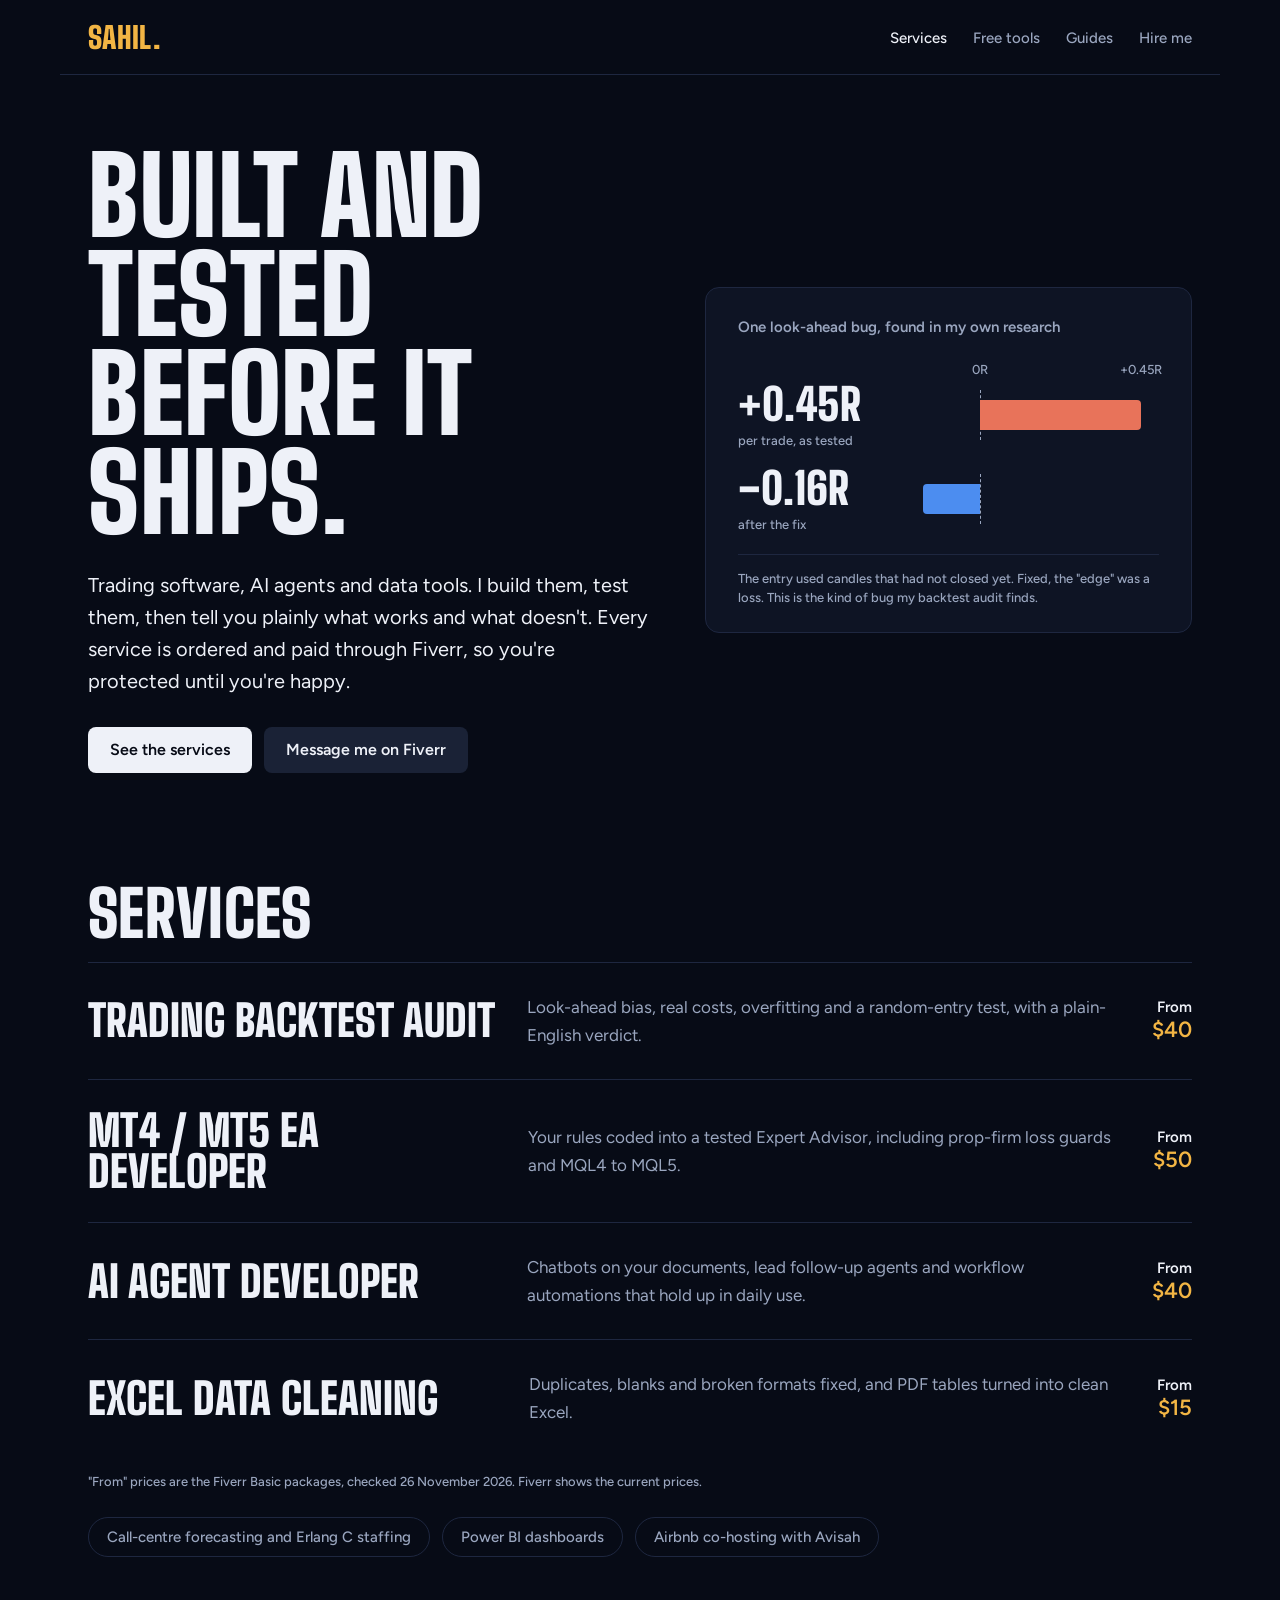
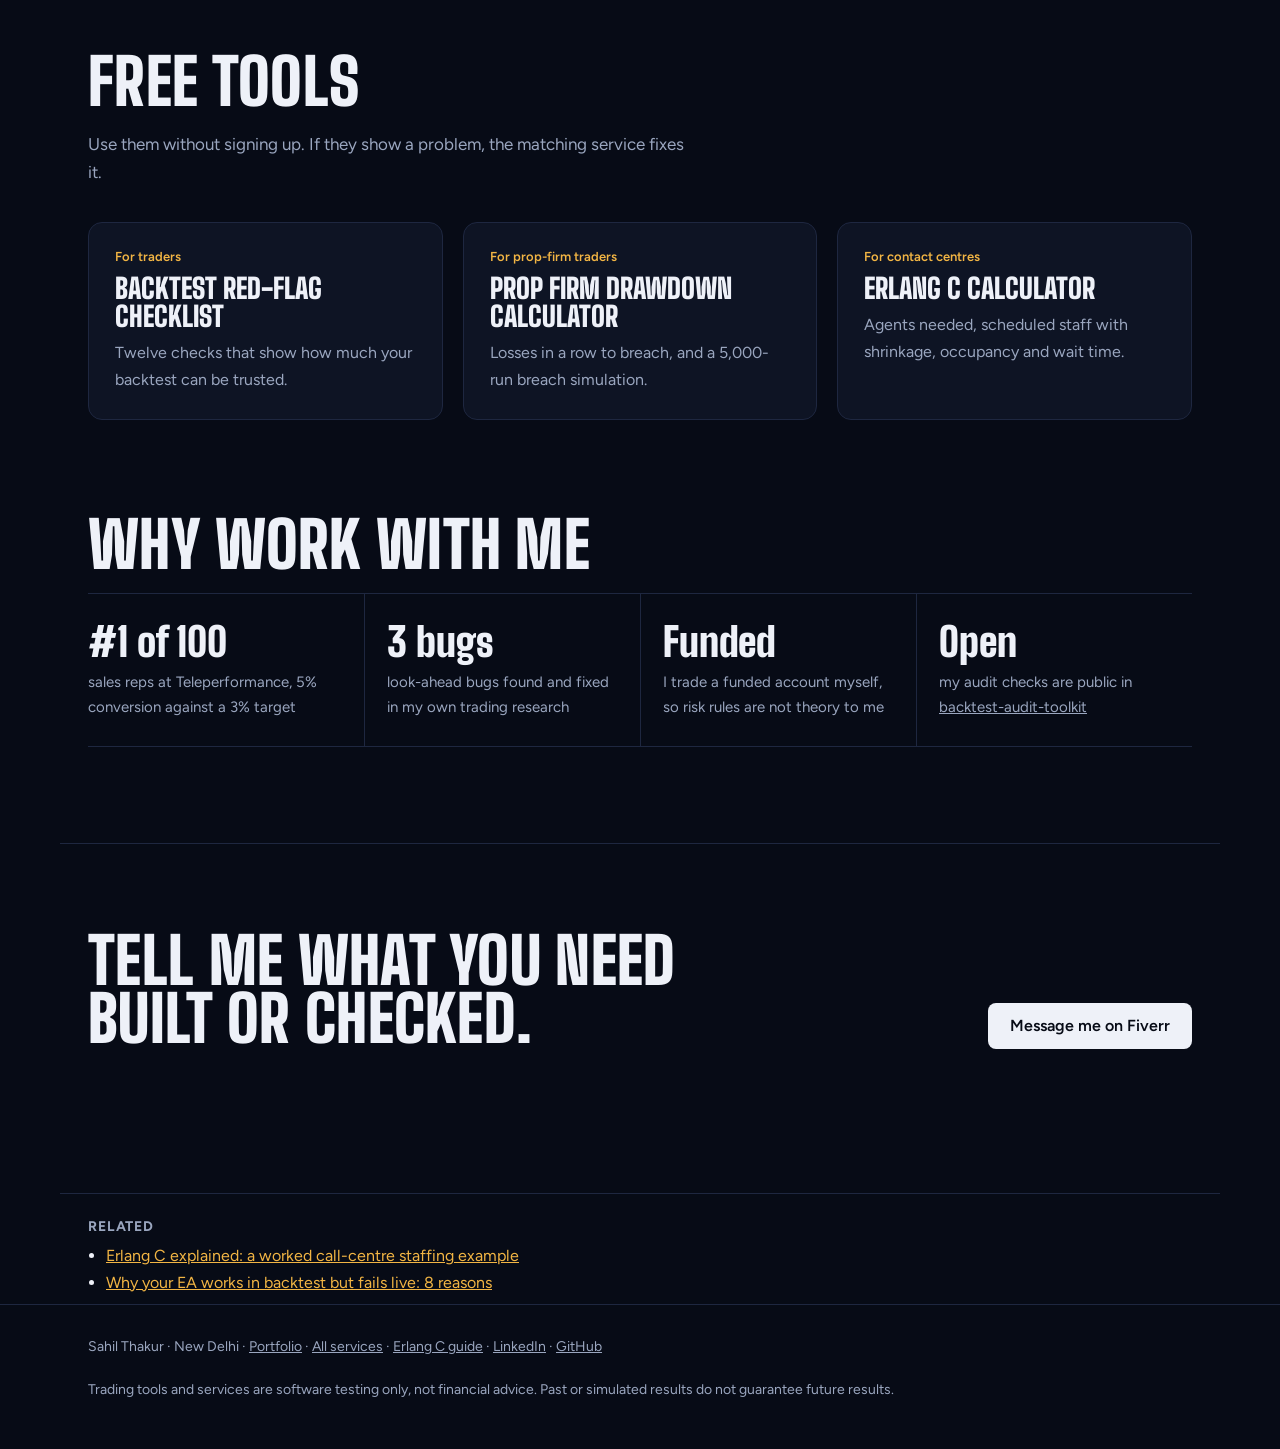
<file: services/index.html>
<!DOCTYPE html>
<html lang="en">
<head>
<meta charset="utf-8"><meta name="viewport" content="width=device-width, initial-scale=1">
<title>Trading, AI and Data Services | Sahil Thakur</title>
<meta name="description" content="Backtest audits, MT4/MT5 EA development, custom AI agents and Excel data cleaning by Sahil Thakur, New Delhi. Tested before delivery, ordered on Fiverr.">
<link rel="canonical" href="https://sarru991.github.io/services/">
<meta property="og:title" content="Trading, AI and Data Services | Sahil Thakur">
<meta property="og:description" content="Backtest audits, MT4/MT5 EA development, custom AI agents and Excel data cleaning by Sahil Thakur, New Delhi. Tested before delivery, ordered on Fiverr.">
<meta property="og:type" content="website">
<meta property="og:url" content="https://sarru991.github.io/services/">
<meta property="og:site_name" content="Sahil Thakur">
<link rel="preload" href="/assets/fonts/big-shoulders-display-latin.woff2" as="font" type="font/woff2" crossorigin>
<link rel="preload" href="/assets/fonts/figtree-latin.woff2" as="font" type="font/woff2" crossorigin>
<link rel="stylesheet" href="/assets/services.css">
<script type="application/ld+json">{"@context": "https://schema.org", "@type": "WebPage", "name": "Trading, AI and Data Services | Sahil Thakur", "description": "Backtest audits, MT4/MT5 EA development, custom AI agents and Excel data cleaning by Sahil Thakur, New Delhi. Tested before delivery, ordered on Fiverr.", "url": "https://sarru991.github.io/services/", "inLanguage": "en", "author": {"@type": "Person", "name": "Sahil Thakur"}}</script>
<script type="application/ld+json">{"@context": "https://schema.org", "@type": "ProfessionalService", "name": "Sahil Thakur: trading, AI and data services", "url": "https://sarru991.github.io/services/", "founder": {"@type": "Person", "name": "Sahil Thakur"}, "areaServed": "Worldwide", "address": {"@type": "PostalAddress", "addressLocality": "New Delhi", "addressCountry": "IN"}}</script>
</head>
<body class="layout-hub">
<header class="wrap nav">
  <a class="logo" href="/">SAHIL.</a>
  <nav><a class="keep" href="/services/" aria-current="page">Services</a><a href="/services/#tools">Free tools</a><a href="/guides/ea-works-in-backtest-fails-live/">Guides</a><a class="keep" href="https://www.fiverr.com/sarrugaming" rel="nofollow">Hire me</a></nav>
</header>
<main>
<div class="wrap hero">
  <div>
    <h1>Built and tested before it ships.</h1>
    <p class="lede">Trading software, AI agents and data tools. I build them, test them, then tell you plainly what works and what doesn't. Every service is ordered and paid through Fiverr, so you're protected until you're happy.</p>
    <div class="ctas"><a class="btn btn-light" href="#services">See the services</a><a class="btn btn-ghost" href="https://www.fiverr.com/sarrugaming" rel="nofollow">Message me on Fiverr</a></div>
  </div>
  <figure class="bench" aria-label="One look-ahead bug changed a strategy's result from plus 0.45R to minus 0.16R per trade">
    <h3>One look-ahead bug, found in my own research</h3>
    <div class="bar-row" style="margin-bottom:6px"><div></div><div class="axis"><span style="left:30%">0R</span><span style="left:93%">+0.45R</span></div></div>
    <div class="bar-row"><div><b>+0.45R</b><span>per trade, as tested</span></div><div class="track"><div class="fill bug"></div></div></div>
    <div class="bar-row"><div><b>−0.16R</b><span>after the fix</span></div><div class="track"><div class="fill fix"></div></div></div>
    <figcaption>The entry used candles that had not closed yet. Fixed, the "edge" was a loss. This is the kind of bug my backtest audit finds.</figcaption>
  </figure>
</div>

<section id="services" style="padding-top:24px">
  <div class="wrap">
    <h2>Services</h2>
    <a class="svc" href="/services/backtest-audit/"><span class="name">Trading backtest audit</span><p>Look-ahead bias, real costs, overfitting and a random-entry test, with a plain-English verdict.</p><span class="price">From<em>$40</em></span></a>
    <a class="svc" href="/services/mt5-ea-developer/"><span class="name">MT4 / MT5 EA developer</span><p>Your rules coded into a tested Expert Advisor, including prop-firm loss guards and MQL4 to MQL5.</p><span class="price">From<em>$50</em></span></a>
    <a class="svc" href="/services/ai-agent-developer/"><span class="name">AI agent developer</span><p>Chatbots on your documents, lead follow-up agents and workflow automations that hold up in daily use.</p><span class="price">From<em>$40</em></span></a>
    <a class="svc" href="/services/excel-data-cleaning/"><span class="name">Excel data cleaning</span><p>Duplicates, blanks and broken formats fixed, and PDF tables turned into clean Excel.</p><span class="price">From<em>$15</em></span></a>
    <p class="note">"From" prices are the Fiverr Basic packages, checked 26 November 2026. Fiverr shows the current prices.</p>
    <div class="also">
      <a href="https://www.fiverr.com/sarrugaming" rel="nofollow">Call-centre forecasting and Erlang C staffing</a>
      <a href="https://www.fiverr.com/sarrugaming" rel="nofollow">Power BI dashboards</a>
      <a href="https://avisahstays.github.io/">Airbnb co-hosting with Avisah</a>
    </div>
  </div>
</section>

<section id="tools" style="padding-top:0">
  <div class="wrap">
    <h2>Free tools</h2>
    <p class="mute" style="max-width:36em">Use them without signing up. If they show a problem, the matching service fixes it.</p>
    <div class="tools">
      <a class="tool" href="/tools/backtest-red-flag-checklist/"><span class="k">For traders</span><h3>Backtest red-flag checklist</h3><p>Twelve checks that show how much your backtest can be trusted.</p></a>
      <a class="tool" href="/tools/prop-firm-drawdown-calculator/"><span class="k">For prop-firm traders</span><h3>Prop firm drawdown calculator</h3><p>Losses in a row to breach, and a 5,000-run breach simulation.</p></a>
      <a class="tool" href="/tools/erlang-c-calculator/"><span class="k">For contact centres</span><h3>Erlang C calculator</h3><p>Agents needed, scheduled staff with shrinkage, occupancy and wait time.</p></a>
    </div>
  </div>
</section>

<section style="padding-top:0">
  <div class="wrap">
    <h2>Why work with me</h2>
    <div class="creds">
      <div><b>#1 of 100</b><span>sales reps at Teleperformance, 5% conversion against a 3% target</span></div>
      <div><b>3 bugs</b><span>look-ahead bugs found and fixed in my own trading research</span></div>
      <div><b>Funded</b><span>I trade a funded account myself, so risk rules are not theory to me</span></div>
      <div><b>Open</b><span>my audit checks are public in <a href="https://github.com/Sarru991/backtest-audit-toolkit">backtest-audit-toolkit</a></span></div>
    </div>
  </div>
</section>

<div class="wrap closing">
  <h2 style="margin:0;max-width:11em">Tell me what you need built or checked.</h2>
  <a class="btn btn-light" href="https://www.fiverr.com/sarrugaming" rel="nofollow">Message me on Fiverr</a>
</div>

<aside class="related wrap"><h2>Related</h2><ul>
  <li><a href="/guides/erlang-c-explained/">Erlang C explained: a worked call-centre staffing example</a></li>
  <li><a href="/guides/ea-works-in-backtest-fails-live/">Why your EA works in backtest but fails live: 8 reasons</a></li>
</ul></aside>

</main>
<footer><div class="wrap"><span>Sahil Thakur · New Delhi · <a href="/">Portfolio</a> · <a href="/services/">All services</a> · <a href="/guides/erlang-c-explained/">Erlang C guide</a> · <a href="https://www.linkedin.com/in/sahil-thakur-mql">LinkedIn</a> · <a href="https://github.com/Sarru991">GitHub</a></span><span>Trading tools and services are software testing only, not financial advice. Past or simulated results do not guarantee future results.</span></div></footer>
</body>
</html>
</file>
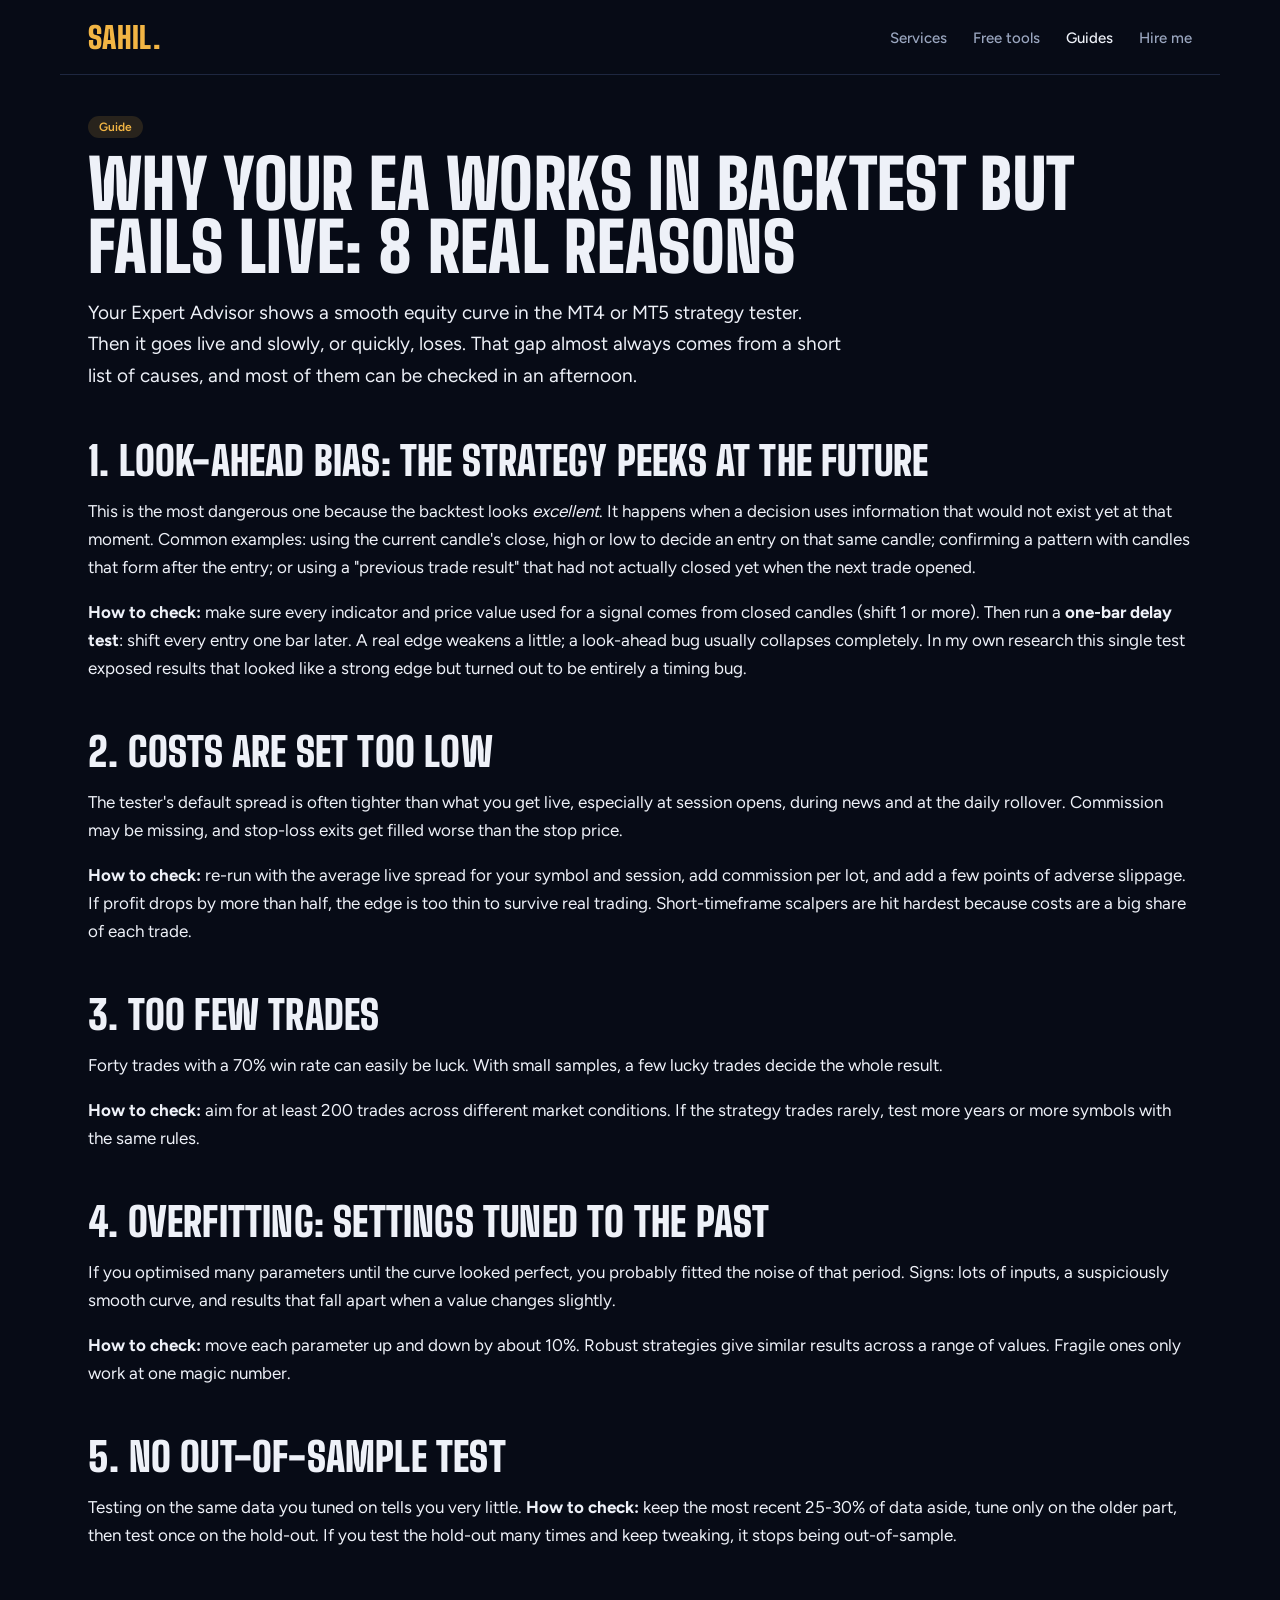
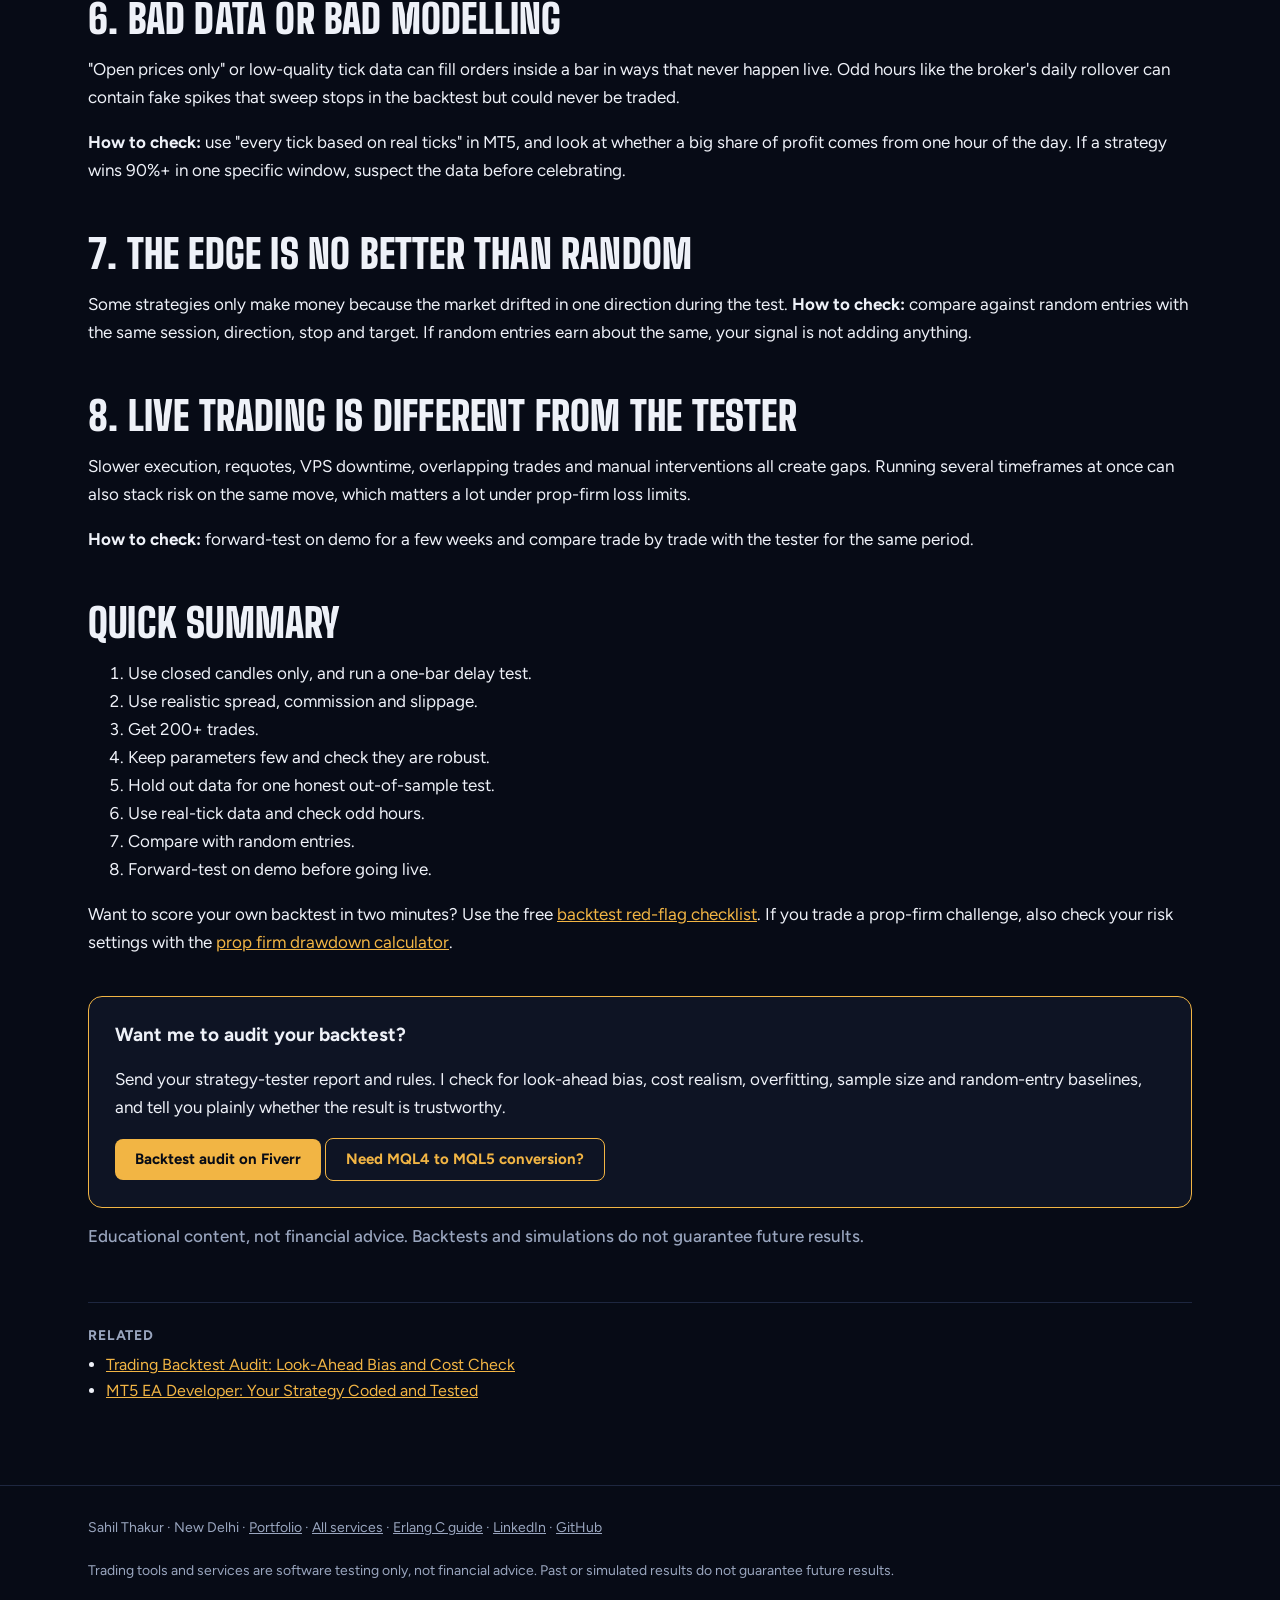
<file: guides/ea-works-in-backtest-fails-live/index.html>
<!DOCTYPE html>
<html lang="en">
<head>
<meta charset="utf-8"><meta name="viewport" content="width=device-width, initial-scale=1">
<title>Why your EA works in backtest but fails live: 8 reasons</title>
<meta name="description" content="The 8 most common reasons an Expert Advisor looks profitable in the MT4/MT5 strategy tester but loses money live, and how to check each one.">
<link rel="canonical" href="https://sarru991.github.io/guides/ea-works-in-backtest-fails-live/">
<meta property="og:title" content="Why your EA works in backtest but fails live: 8 reasons">
<meta property="og:description" content="The 8 most common reasons an Expert Advisor looks profitable in the MT4/MT5 strategy tester but loses money live, and how to check each one.">
<meta property="og:type" content="article">
<meta property="og:url" content="https://sarru991.github.io/guides/ea-works-in-backtest-fails-live/">
<meta property="og:site_name" content="Sahil Thakur">
<link rel="preload" href="/assets/fonts/big-shoulders-display-latin.woff2" as="font" type="font/woff2" crossorigin>
<link rel="preload" href="/assets/fonts/figtree-latin.woff2" as="font" type="font/woff2" crossorigin>
<link rel="stylesheet" href="/assets/services.css">
<script type="application/ld+json">{"@context": "https://schema.org", "@type": "Article", "name": "Why your EA works in backtest but fails live: 8 reasons", "description": "The 8 most common reasons an Expert Advisor looks profitable in the MT4/MT5 strategy tester but loses money live, and how to check each one.", "url": "https://sarru991.github.io/guides/ea-works-in-backtest-fails-live/", "inLanguage": "en", "author": {"@type": "Person", "name": "Sahil Thakur"}, "headline": "Why your EA works in backtest but fails live: 8 reasons", "dateModified": "2026-11-26"}</script>
</head>
<body class="layout-page">
<header class="wrap nav">
  <a class="logo" href="/">SAHIL.</a>
  <nav><a class="keep" href="/services/">Services</a><a href="/services/#tools">Free tools</a><a href="/guides/ea-works-in-backtest-fails-live/" aria-current="page">Guides</a><a class="keep" href="https://www.fiverr.com/sarrugaming" rel="nofollow">Hire me</a></nav>
</header>
<main class="wrap page">
<article>
<span class="pill">Guide</span>
<h1>Why your EA works in backtest but fails live: 8 real reasons</h1>
<p class="lead">Your Expert Advisor shows a smooth equity curve in the MT4 or MT5 strategy tester. Then it goes live and slowly, or quickly, loses. That gap almost always comes from a short list of causes, and most of them can be checked in an afternoon.</p>

<h2>1. Look-ahead bias: the strategy peeks at the future</h2>
<p>This is the most dangerous one because the backtest looks <i>excellent</i>. It happens when a decision uses information that would not exist yet at that moment. Common examples: using the current candle's close, high or low to decide an entry on that same candle; confirming a pattern with candles that form after the entry; or using a "previous trade result" that had not actually closed yet when the next trade opened.</p>
<p><b>How to check:</b> make sure every indicator and price value used for a signal comes from closed candles (shift 1 or more). Then run a <b>one-bar delay test</b>: shift every entry one bar later. A real edge weakens a little; a look-ahead bug usually collapses completely. In my own research this single test exposed results that looked like a strong edge but turned out to be entirely a timing bug.</p>

<h2>2. Costs are set too low</h2>
<p>The tester's default spread is often tighter than what you get live, especially at session opens, during news and at the daily rollover. Commission may be missing, and stop-loss exits get filled worse than the stop price.</p>
<p><b>How to check:</b> re-run with the average live spread for your symbol and session, add commission per lot, and add a few points of adverse slippage. If profit drops by more than half, the edge is too thin to survive real trading. Short-timeframe scalpers are hit hardest because costs are a big share of each trade.</p>

<h2>3. Too few trades</h2>
<p>Forty trades with a 70% win rate can easily be luck. With small samples, a few lucky trades decide the whole result.</p>
<p><b>How to check:</b> aim for at least 200 trades across different market conditions. If the strategy trades rarely, test more years or more symbols with the same rules.</p>

<h2>4. Overfitting: settings tuned to the past</h2>
<p>If you optimised many parameters until the curve looked perfect, you probably fitted the noise of that period. Signs: lots of inputs, a suspiciously smooth curve, and results that fall apart when a value changes slightly.</p>
<p><b>How to check:</b> move each parameter up and down by about 10%. Robust strategies give similar results across a range of values. Fragile ones only work at one magic number.</p>

<h2>5. No out-of-sample test</h2>
<p>Testing on the same data you tuned on tells you very little. <b>How to check:</b> keep the most recent 25-30% of data aside, tune only on the older part, then test once on the hold-out. If you test the hold-out many times and keep tweaking, it stops being out-of-sample.</p>

<h2>6. Bad data or bad modelling</h2>
<p>"Open prices only" or low-quality tick data can fill orders inside a bar in ways that never happen live. Odd hours like the broker's daily rollover can contain fake spikes that sweep stops in the backtest but could never be traded.</p>
<p><b>How to check:</b> use "every tick based on real ticks" in MT5, and look at whether a big share of profit comes from one hour of the day. If a strategy wins 90%+ in one specific window, suspect the data before celebrating.</p>

<h2>7. The edge is no better than random</h2>
<p>Some strategies only make money because the market drifted in one direction during the test. <b>How to check:</b> compare against random entries with the same session, direction, stop and target. If random entries earn about the same, your signal is not adding anything.</p>

<h2>8. Live trading is different from the tester</h2>
<p>Slower execution, requotes, VPS downtime, overlapping trades and manual interventions all create gaps. Running several timeframes at once can also stack risk on the same move, which matters a lot under prop-firm loss limits.</p>
<p><b>How to check:</b> forward-test on demo for a few weeks and compare trade by trade with the tester for the same period.</p>

<h2>Quick summary</h2>
<ol>
  <li>Use closed candles only, and run a one-bar delay test.</li>
  <li>Use realistic spread, commission and slippage.</li>
  <li>Get 200+ trades.</li>
  <li>Keep parameters few and check they are robust.</li>
  <li>Hold out data for one honest out-of-sample test.</li>
  <li>Use real-tick data and check odd hours.</li>
  <li>Compare with random entries.</li>
  <li>Forward-test on demo before going live.</li>
</ol>
<p>Want to score your own backtest in two minutes? Use the free <a href="/tools/backtest-red-flag-checklist/">backtest red-flag checklist</a>. If you trade a prop-firm challenge, also check your risk settings with the <a href="/tools/prop-firm-drawdown-calculator/">prop firm drawdown calculator</a>.</p>

<div class="cta">
  <h3>Want me to audit your backtest?</h3>
  <p>Send your strategy-tester report and rules. I check for look-ahead bias, cost realism, overfitting, sample size and random-entry baselines, and tell you plainly whether the result is trustworthy.</p>
  <a class="btn" href="https://www.fiverr.com/sarrugaming/audit-your-trading-backtest-for-hidden-bugs" rel="nofollow">Backtest audit on Fiverr</a>
  <a class="btn btn-out" href="https://www.fiverr.com/sarrugaming/build-an-automated-trading-algorithm-ea-for-your-strategy" rel="nofollow">Need MQL4 to MQL5 conversion?</a>
</div>
<p class="note">Educational content, not financial advice. Backtests and simulations do not guarantee future results.</p>
</article>

<aside class="related"><h2>Related</h2><ul>
  <li><a href="/services/backtest-audit/">Trading Backtest Audit: Look-Ahead Bias and Cost Check</a></li>
  <li><a href="/services/mt5-ea-developer/">MT5 EA Developer: Your Strategy Coded and Tested</a></li>
</ul></aside>

</main>
<footer><div class="wrap"><span>Sahil Thakur · New Delhi · <a href="/">Portfolio</a> · <a href="/services/">All services</a> · <a href="/guides/erlang-c-explained/">Erlang C guide</a> · <a href="https://www.linkedin.com/in/sahil-thakur-mql">LinkedIn</a> · <a href="https://github.com/Sarru991">GitHub</a></span><span>Trading tools and services are software testing only, not financial advice. Past or simulated results do not guarantee future results.</span></div></footer>
</body>
</html>
</file>
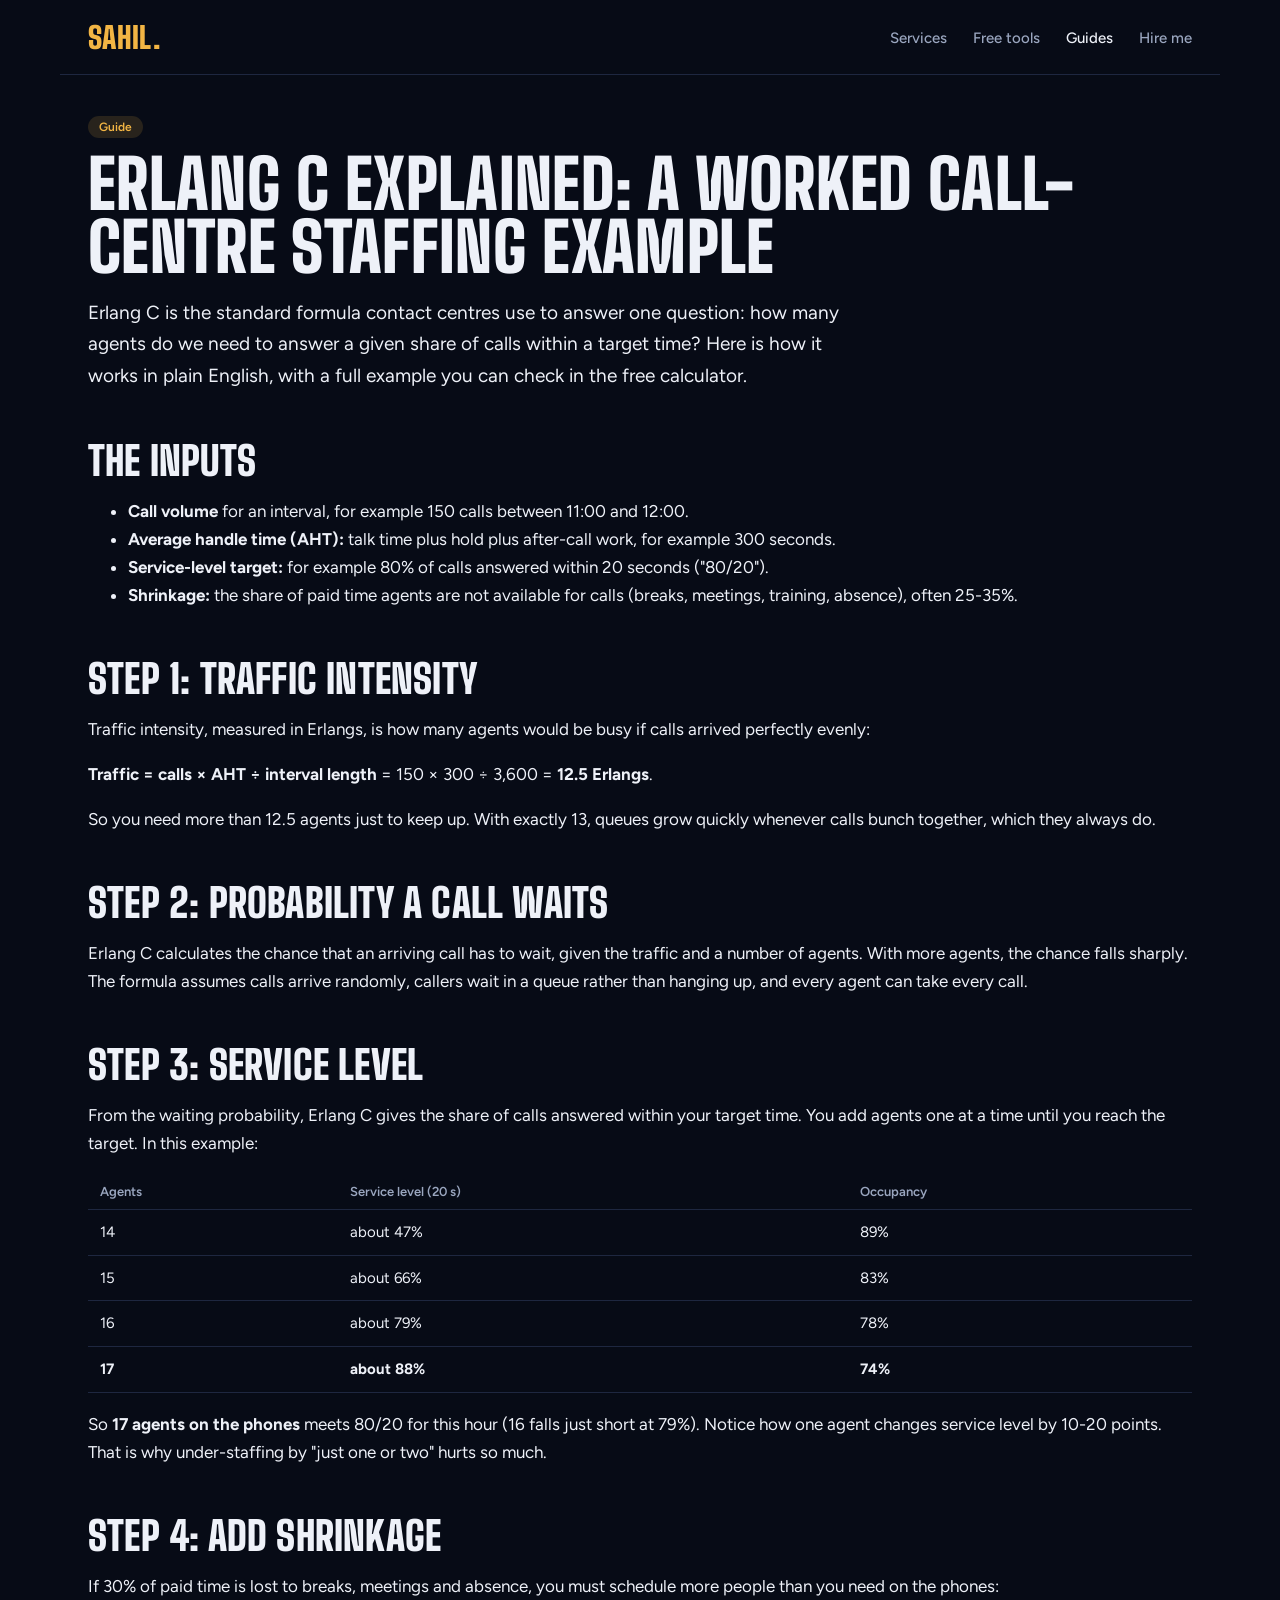
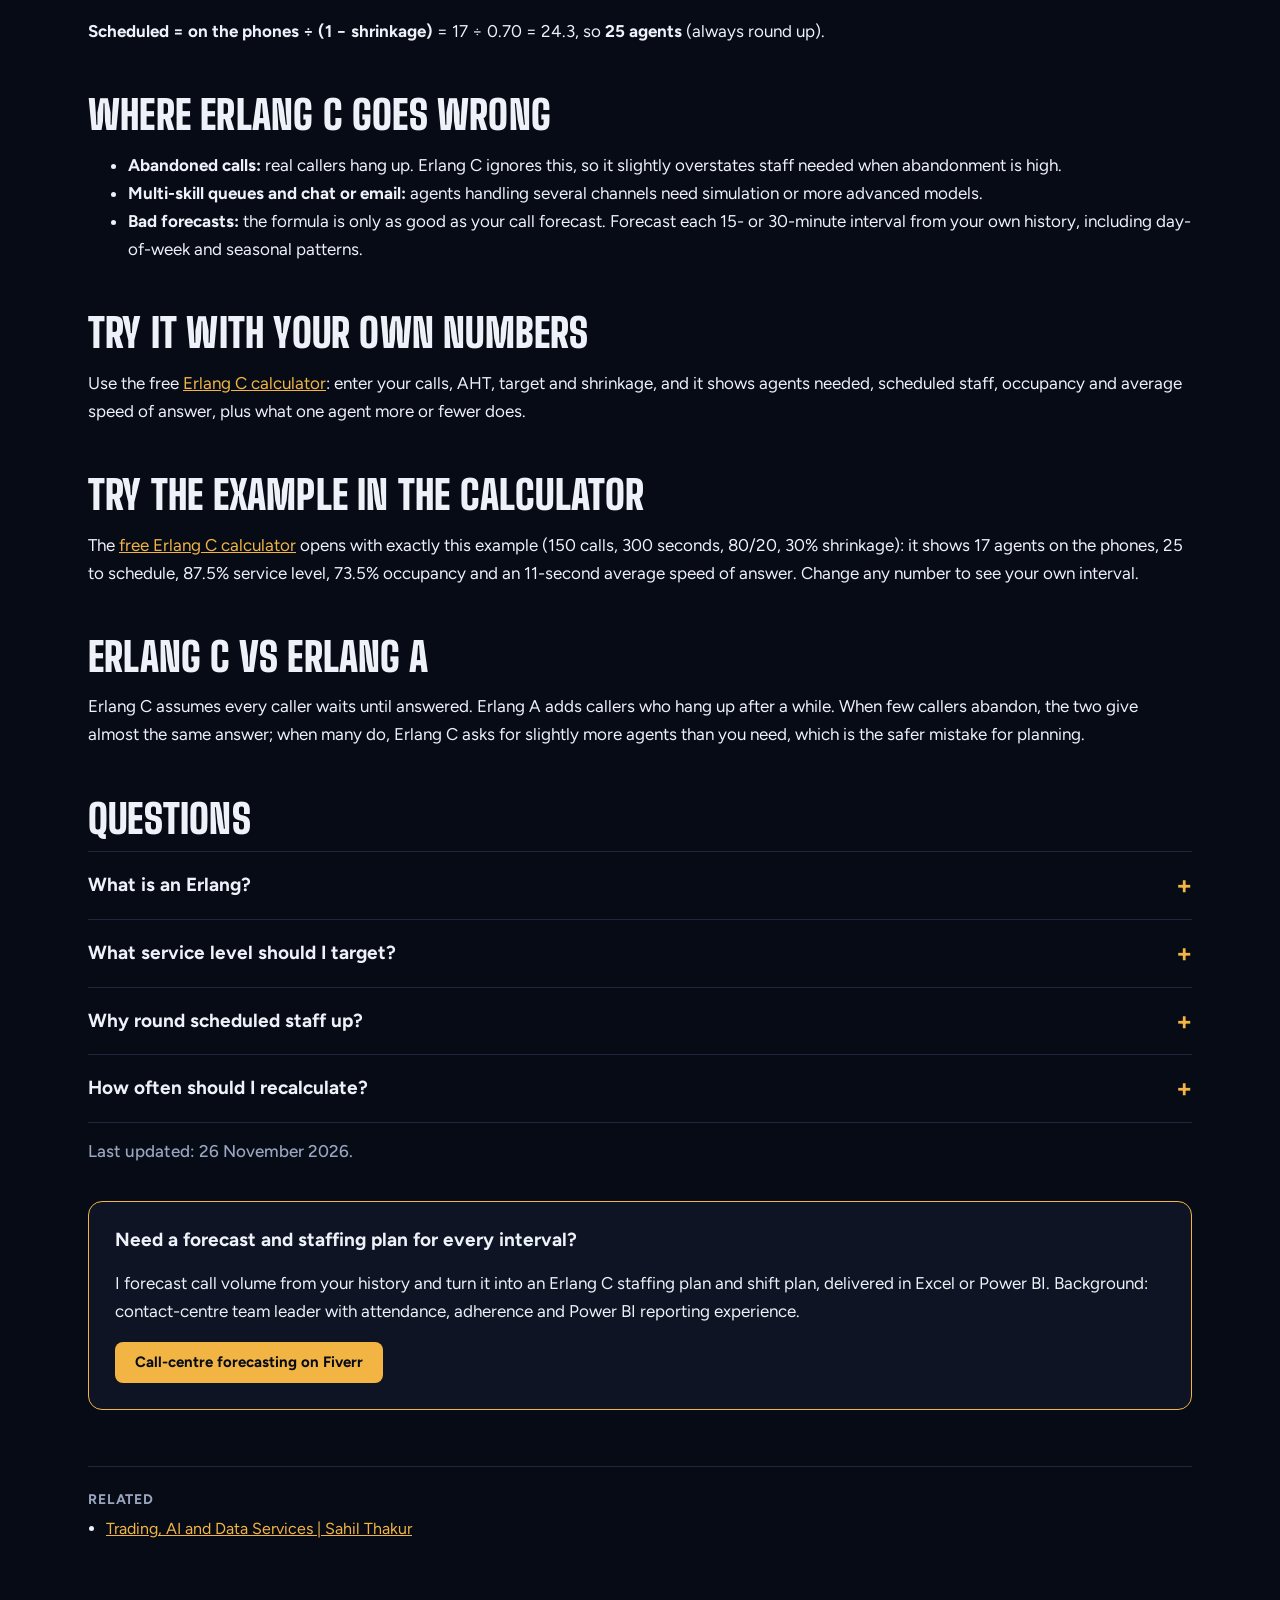
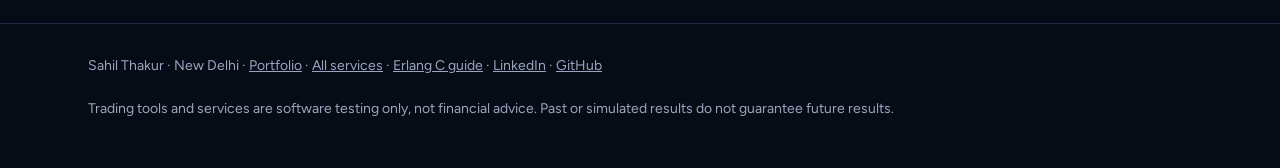
<file: guides/erlang-c-explained/index.html>
<!DOCTYPE html>
<html lang="en">
<head>
<meta charset="utf-8"><meta name="viewport" content="width=device-width, initial-scale=1">
<title>Erlang C explained: a worked call-centre staffing example</title>
<meta name="description" content="Erlang C explained in plain English with a worked example: traffic intensity, service level, shrinkage and how many agents you really need to schedule.">
<link rel="canonical" href="https://sarru991.github.io/guides/erlang-c-explained/">
<meta property="og:title" content="Erlang C explained: a worked call-centre staffing example">
<meta property="og:description" content="Erlang C explained in plain English with a worked example: traffic intensity, service level, shrinkage and how many agents you really need to schedule.">
<meta property="og:type" content="article">
<meta property="og:url" content="https://sarru991.github.io/guides/erlang-c-explained/">
<meta property="og:site_name" content="Sahil Thakur">
<link rel="preload" href="/assets/fonts/big-shoulders-display-latin.woff2" as="font" type="font/woff2" crossorigin>
<link rel="preload" href="/assets/fonts/figtree-latin.woff2" as="font" type="font/woff2" crossorigin>
<link rel="stylesheet" href="/assets/services.css">
<script type="application/ld+json">{"@context": "https://schema.org", "@type": "Article", "name": "Erlang C explained: a worked call-centre staffing example", "description": "Erlang C explained in plain English with a worked example: traffic intensity, service level, shrinkage and how many agents you really need to schedule.", "url": "https://sarru991.github.io/guides/erlang-c-explained/", "inLanguage": "en", "author": {"@type": "Person", "name": "Sahil Thakur"}, "headline": "Erlang C explained: a worked call-centre staffing example", "dateModified": "2026-11-26"}</script>
<script type="application/ld+json">{"@context": "https://schema.org", "@type": "FAQPage", "name": "Questions: Erlang C explained: a worked call-centre staffing example", "url": "https://sarru991.github.io/guides/erlang-c-explained/", "mainEntity": [{"@type": "Question", "name": "What is an Erlang?", "acceptedAnswer": {"@type": "Answer", "text": "One hour of call traffic per hour: the work that would keep one agent busy all the time. 12.5 Erlangs means enough calls to keep 12.5 agents busy if calls arrived perfectly evenly."}}, {"@type": "Question", "name": "What service level should I target?", "acceptedAnswer": {"@type": "Answer", "text": "It depends on your business and your contracts. \"80% within 20 seconds\", used in this example, is a common target, not a rule."}}, {"@type": "Question", "name": "Why round scheduled staff up?", "acceptedAnswer": {"@type": "Answer", "text": "You cannot schedule part of a person, and rounding down puts you under the number Erlang C says you need for the target."}}, {"@type": "Question", "name": "How often should I recalculate?", "acceptedAnswer": {"@type": "Answer", "text": "For every 15- or 30-minute interval, because call volume changes through the day. One daily average hides the busy hours."}}]}</script>
</head>
<body class="layout-page">
<header class="wrap nav">
  <a class="logo" href="/">SAHIL.</a>
  <nav><a class="keep" href="/services/">Services</a><a href="/services/#tools">Free tools</a><a href="/guides/ea-works-in-backtest-fails-live/" aria-current="page">Guides</a><a class="keep" href="https://www.fiverr.com/sarrugaming" rel="nofollow">Hire me</a></nav>
</header>
<main class="wrap page">
<article>
<span class="pill">Guide</span>
<h1>Erlang C explained: a worked call-centre staffing example</h1>
<p class="lead">Erlang C is the standard formula contact centres use to answer one question: how many agents do we need to answer a given share of calls within a target time? Here is how it works in plain English, with a full example you can check in the free calculator.</p>

<h2>The inputs</h2>
<ul>
  <li><b>Call volume</b> for an interval, for example 150 calls between 11:00 and 12:00.</li>
  <li><b>Average handle time (AHT):</b> talk time plus hold plus after-call work, for example 300 seconds.</li>
  <li><b>Service-level target:</b> for example 80% of calls answered within 20 seconds ("80/20").</li>
  <li><b>Shrinkage:</b> the share of paid time agents are not available for calls (breaks, meetings, training, absence), often 25-35%.</li>
</ul>

<h2>Step 1: traffic intensity</h2>
<p>Traffic intensity, measured in Erlangs, is how many agents would be busy if calls arrived perfectly evenly:</p>
<p><b>Traffic = calls × AHT ÷ interval length</b> = 150 × 300 ÷ 3,600 = <b>12.5 Erlangs</b>.</p>
<p>So you need more than 12.5 agents just to keep up. With exactly 13, queues grow quickly whenever calls bunch together, which they always do.</p>

<h2>Step 2: probability a call waits</h2>
<p>Erlang C calculates the chance that an arriving call has to wait, given the traffic and a number of agents. With more agents, the chance falls sharply. The formula assumes calls arrive randomly, callers wait in a queue rather than hanging up, and every agent can take every call.</p>

<h2>Step 3: service level</h2>
<p>From the waiting probability, Erlang C gives the share of calls answered within your target time. You add agents one at a time until you reach the target. In this example:</p>
<table>
  <tr><th>Agents</th><th>Service level (20 s)</th><th>Occupancy</th></tr>
  <tr><td>14</td><td>about 47%</td><td>89%</td></tr>
  <tr><td>15</td><td>about 66%</td><td>83%</td></tr>
  <tr><td>16</td><td>about 79%</td><td>78%</td></tr>
  <tr><td><b>17</b></td><td><b>about 88%</b></td><td><b>74%</b></td></tr>
</table>
<p>So <b>17 agents on the phones</b> meets 80/20 for this hour (16 falls just short at 79%). Notice how one agent changes service level by 10-20 points. That is why under-staffing by "just one or two" hurts so much.</p>

<h2>Step 4: add shrinkage</h2>
<p>If 30% of paid time is lost to breaks, meetings and absence, you must schedule more people than you need on the phones:</p>
<p><b>Scheduled = on the phones ÷ (1 − shrinkage)</b> = 17 ÷ 0.70 = 24.3, so <b>25 agents</b> (always round up).</p>

<h2>Where Erlang C goes wrong</h2>
<ul>
  <li><b>Abandoned calls:</b> real callers hang up. Erlang C ignores this, so it slightly overstates staff needed when abandonment is high.</li>
  <li><b>Multi-skill queues and chat or email:</b> agents handling several channels need simulation or more advanced models.</li>
  <li><b>Bad forecasts:</b> the formula is only as good as your call forecast. Forecast each 15- or 30-minute interval from your own history, including day-of-week and seasonal patterns.</li>
</ul>

<h2>Try it with your own numbers</h2>
<p>Use the free <a href="/tools/erlang-c-calculator/">Erlang C calculator</a>: enter your calls, AHT, target and shrinkage, and it shows agents needed, scheduled staff, occupancy and average speed of answer, plus what one agent more or fewer does.</p>


<h2>Try the example in the calculator</h2>
<p>The <a href="/tools/erlang-c-calculator/">free Erlang C calculator</a> opens with exactly this example (150 calls,
  300 seconds, 80/20, 30% shrinkage): it shows 17 agents on the phones, 25 to schedule, 87.5% service level, 73.5%
  occupancy and an 11-second average speed of answer. Change any number to see your own interval.</p>

<h2>Erlang C vs Erlang A</h2>
<p>Erlang C assumes every caller waits until answered. Erlang A adds callers who hang up after a while. When few
  callers abandon, the two give almost the same answer; when many do, Erlang C asks for slightly more agents than you
  need, which is the safer mistake for planning.</p>

<h2>Questions</h2>
<details><summary>What is an Erlang?</summary><p>One hour of call traffic per hour: the work that would keep one agent
  busy all the time. 12.5 Erlangs means enough calls to keep 12.5 agents busy if calls arrived perfectly evenly.</p></details>
<details><summary>What service level should I target?</summary><p>It depends on your business and your contracts.
  "80% within 20 seconds", used in this example, is a common target, not a rule.</p></details>
<details><summary>Why round scheduled staff up?</summary><p>You cannot schedule part of a person, and rounding down puts
  you under the number Erlang C says you need for the target.</p></details>
<details><summary>How often should I recalculate?</summary><p>For every 15- or 30-minute interval, because call volume
  changes through the day. One daily average hides the busy hours.</p></details>
<p class="note">Last updated: 26 November 2026.</p>

<div class="cta">
  <h3>Need a forecast and staffing plan for every interval?</h3>
  <p>I forecast call volume from your history and turn it into an Erlang C staffing plan and shift plan, delivered in Excel or Power BI. Background: contact-centre team leader with attendance, adherence and Power BI reporting experience.</p>
  <a class="btn" href="https://www.fiverr.com/sarrugaming" rel="nofollow">Call-centre forecasting on Fiverr</a>
</div>
</article>

<aside class="related"><h2>Related</h2><ul>
  <li><a href="/services/">Trading, AI and Data Services | Sahil Thakur</a></li>
</ul></aside>

</main>
<footer><div class="wrap"><span>Sahil Thakur · New Delhi · <a href="/">Portfolio</a> · <a href="/services/">All services</a> · <a href="/guides/erlang-c-explained/">Erlang C guide</a> · <a href="https://www.linkedin.com/in/sahil-thakur-mql">LinkedIn</a> · <a href="https://github.com/Sarru991">GitHub</a></span><span>Trading tools and services are software testing only, not financial advice. Past or simulated results do not guarantee future results.</span></div></footer>
</body>
</html>
</file>
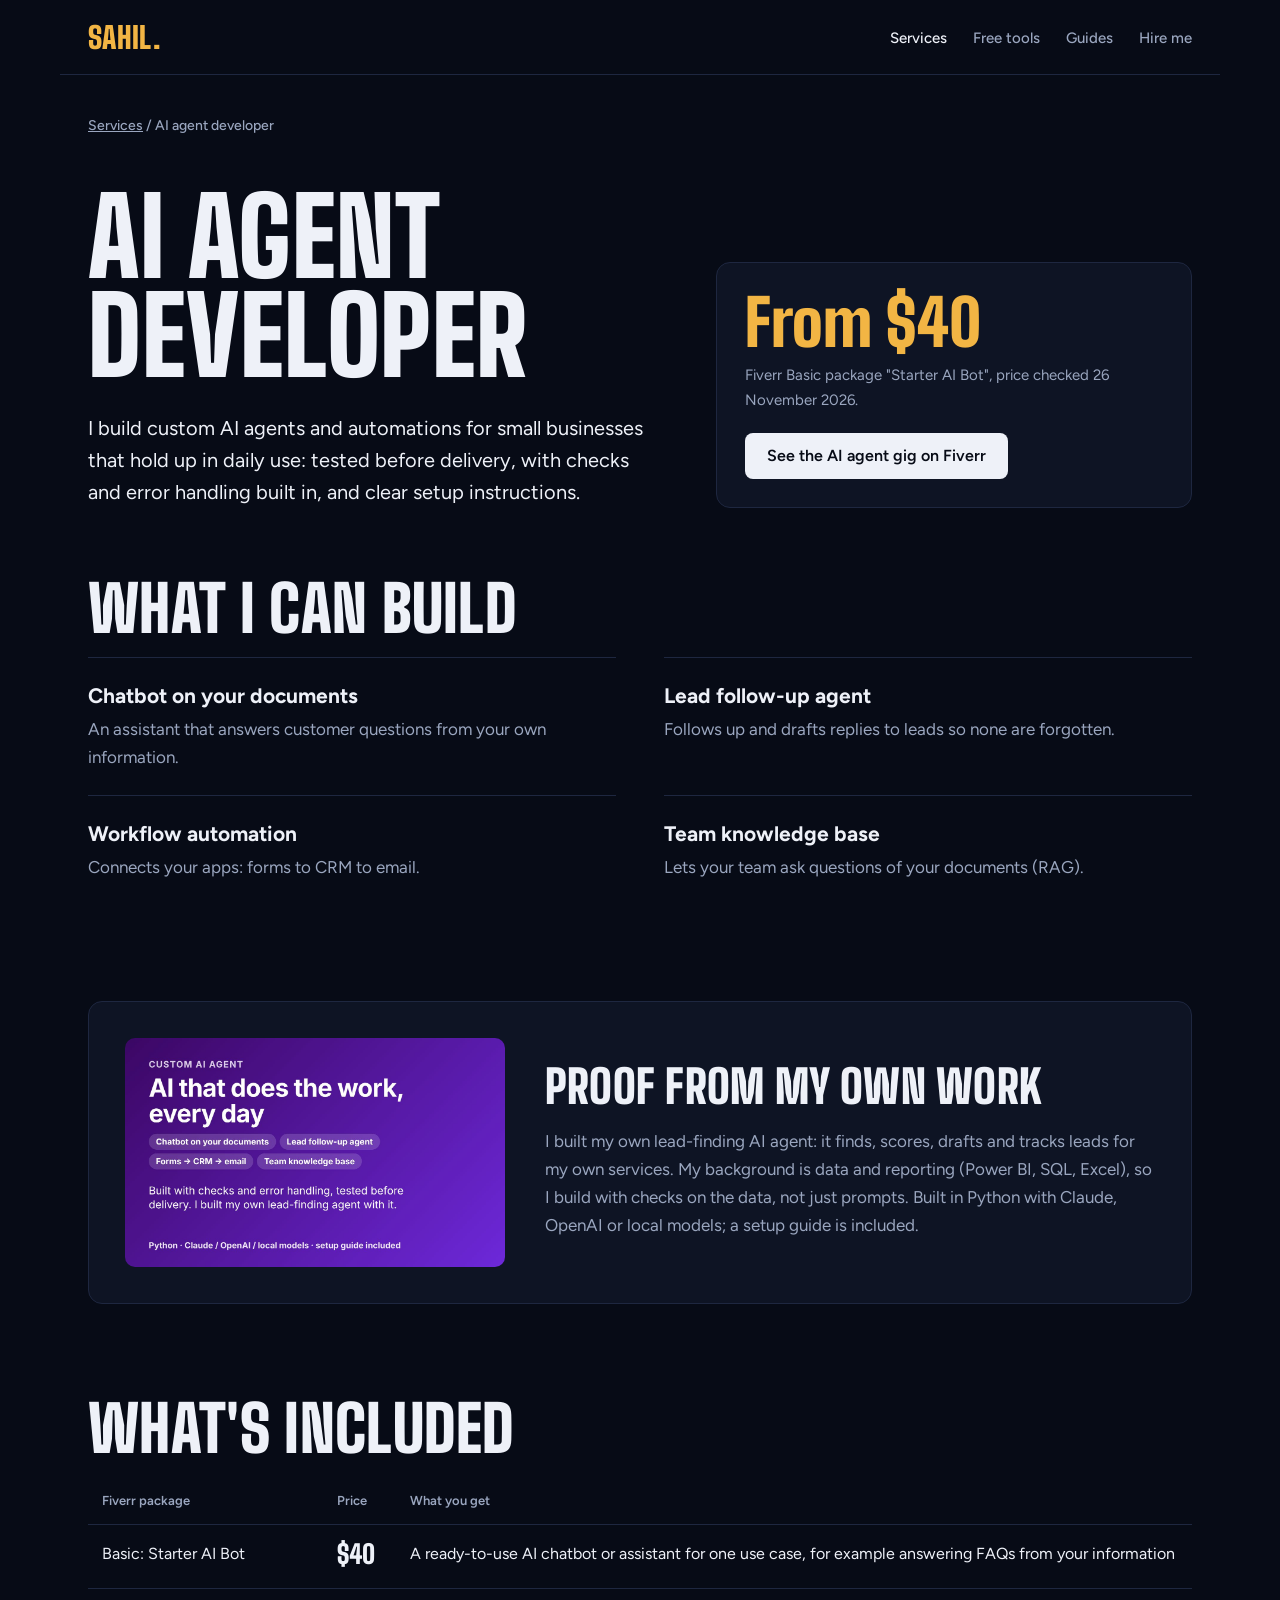
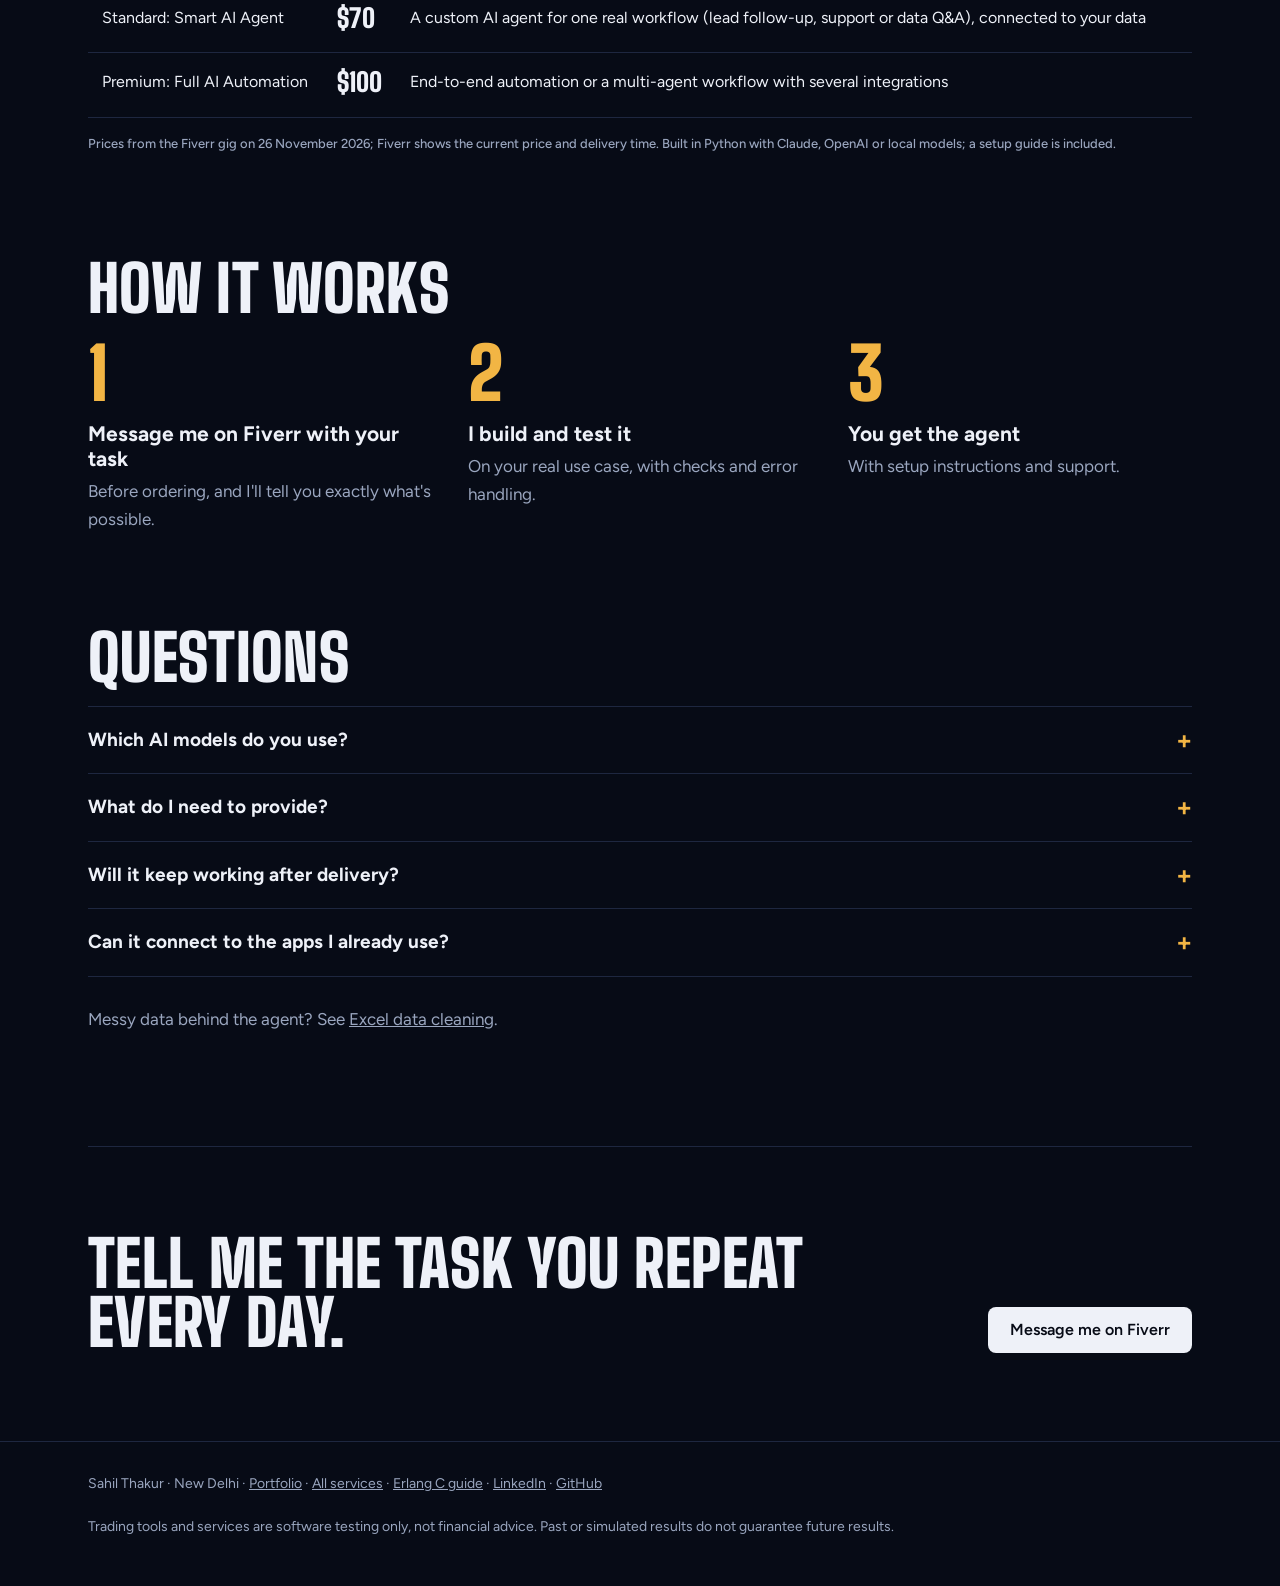
<file: services/ai-agent-developer/index.html>
<!DOCTYPE html>
<html lang="en">
<head>
<meta charset="utf-8"><meta name="viewport" content="width=device-width, initial-scale=1">
<title>AI Agent Developer for Small Business Automation</title>
<meta name="description" content="Custom AI agents from $40: chatbots on your documents, lead follow-up agents and workflow automations, tested before delivery, with a setup guide.">
<link rel="canonical" href="https://sarru991.github.io/services/ai-agent-developer/">
<meta property="og:title" content="AI Agent Developer for Small Business Automation">
<meta property="og:description" content="Custom AI agents from $40: chatbots on your documents, lead follow-up agents and workflow automations, tested before delivery, with a setup guide.">
<meta property="og:type" content="website">
<meta property="og:url" content="https://sarru991.github.io/services/ai-agent-developer/">
<meta property="og:site_name" content="Sahil Thakur">
<link rel="preload" href="/assets/fonts/big-shoulders-display-latin.woff2" as="font" type="font/woff2" crossorigin>
<link rel="preload" href="/assets/fonts/figtree-latin.woff2" as="font" type="font/woff2" crossorigin>
<link rel="stylesheet" href="/assets/services.css">
<script type="application/ld+json">{"@context": "https://schema.org", "@type": "Service", "name": "AI Agent Developer for Small Business Automation", "description": "Custom AI agents from $40: chatbots on your documents, lead follow-up agents and workflow automations, tested before delivery, with a setup guide.", "url": "https://sarru991.github.io/services/ai-agent-developer/", "inLanguage": "en", "provider": {"@type": "Person", "name": "Sahil Thakur"}, "serviceType": "AI agent and automation development", "areaServed": "Worldwide", "offers": {"@type": "Offer", "price": "40", "priceCurrency": "USD", "url": "https://www.fiverr.com/sarrugaming/build-a-custom-ai-agent-to-automate-your-business-tasks", "description": "Fiverr Basic package, price checked 2026-11-26"}}</script>
<script type="application/ld+json">{"@context": "https://schema.org", "@type": "FAQPage", "name": "Questions: AI Agent Developer for Small Business Automation", "url": "https://sarru991.github.io/services/ai-agent-developer/", "mainEntity": [{"@type": "Question", "name": "Which AI models do you use?", "acceptedAnswer": {"@type": "Answer", "text": "Claude, OpenAI or local models, depending on your task, budget and privacy needs. I build in Python."}}, {"@type": "Question", "name": "What do I need to provide?", "acceptedAnswer": {"@type": "Answer", "text": "A description of the task and the information the agent should use, such as your FAQs or documents. Message me on Fiverr first and I'll list exactly what I need."}}, {"@type": "Question", "name": "Will it keep working after delivery?", "acceptedAnswer": {"@type": "Answer", "text": "Every build is tested before delivery and comes with clear setup instructions and support."}}, {"@type": "Question", "name": "Can it connect to the apps I already use?", "acceptedAnswer": {"@type": "Answer", "text": "Workflow automation connecting forms, a CRM and email is part of what I build; tell me which apps you use and I'll confirm before you order."}}]}</script>
</head>
<body class="layout-service">
<header class="wrap nav">
  <a class="logo" href="/">SAHIL.</a>
  <nav><a class="keep" href="/services/" aria-current="page">Services</a><a href="/services/#tools">Free tools</a><a href="/guides/ea-works-in-backtest-fails-live/">Guides</a><a class="keep" href="https://www.fiverr.com/sarrugaming" rel="nofollow">Hire me</a></nav>
</header>
<main class="wrap">
<p class="crumb"><a href="/services/">Services</a> / AI agent developer</p>
  <div class="svc-hero">
    <div>
      <h1>AI agent developer</h1>
      <p class="lede" style="margin-bottom:0">I build custom AI agents and automations for small businesses that hold up in daily use: tested before delivery, with checks and error handling built in, and clear setup instructions.</p>
    </div>
    <div class="pricebox">
      <div class="from">From $40</div>
      <p>Fiverr Basic package "Starter AI Bot", price checked 26 November 2026.</p>
      <a class="btn btn-light" href="https://www.fiverr.com/sarrugaming/build-a-custom-ai-agent-to-automate-your-business-tasks" rel="nofollow">See the AI agent gig on Fiverr</a>
    </div>
  </div>

  <section style="padding-top:0">
    <h2>What I can build</h2>
    <div class="checks">
      <div class="check"><h3>Chatbot on your documents</h3><p>An assistant that answers customer questions from your own information.</p></div>
      <div class="check"><h3>Lead follow-up agent</h3><p>Follows up and drafts replies to leads so none are forgotten.</p></div>
      <div class="check"><h3>Workflow automation</h3><p>Connects your apps: forms to CRM to email.</p></div>
      <div class="check"><h3>Team knowledge base</h3><p>Lets your team ask questions of your documents (RAG).</p></div>
    </div>
  </section>

  <section style="padding-top:0">
    <div class="proof-block">
      <img src="/assets/proof/ai-agent.jpg" width="1280" height="769" loading="lazy" alt="Custom AI agent card: chatbot on your documents, lead follow-up agent, forms to CRM to email, team knowledge base" style="width:100%;max-width:380px;height:auto;border-radius:10px;display:block">
      <div><h2 style="font-size:clamp(32px,3.6vw,46px)">Proof from my own work</h2><p class="mute" style="margin:0">I built my own lead-finding AI agent: it finds, scores, drafts and tracks leads for my own services. My background is data and reporting (Power BI, SQL, Excel), so I build with checks on the data, not just prompts. Built in Python with Claude, OpenAI or local models; a setup guide is included.</p></div>
    </div>
  </section>

  <section style="padding-top:0">
    <h2>What's included</h2>
    <table>
  <tr><th>Fiverr package</th><th>Price</th><th>What you get</th></tr>
  <tr><td>Basic: Starter AI Bot</td><td><b>$40</b></td><td>A ready-to-use AI chatbot or assistant for one use case, for example answering FAQs from your information</td></tr>
  <tr><td>Standard: Smart AI Agent</td><td><b>$70</b></td><td>A custom AI agent for one real workflow (lead follow-up, support or data Q&amp;A), connected to your data</td></tr>
  <tr><td>Premium: Full AI Automation</td><td><b>$100</b></td><td>End-to-end automation or a multi-agent workflow with several integrations</td></tr>
</table>
    <p class="note">Prices from the Fiverr gig on 26 November 2026; Fiverr shows the current price and delivery time.
  Built in Python with Claude, OpenAI or local models; a setup guide is included.</p>
  </section>

  <section style="padding-top:0">
    <h2>How it works</h2>
    <ol class="steps">
      <li><h3 style="font:700 21px var(--text);margin:0 0 6px">Message me on Fiverr with your task</h3><p class="mute" style="margin:0">Before ordering, and I'll tell you exactly what's possible.</p></li>
      <li><h3 style="font:700 21px var(--text);margin:0 0 6px">I build and test it</h3><p class="mute" style="margin:0">On your real use case, with checks and error handling.</p></li>
      <li><h3 style="font:700 21px var(--text);margin:0 0 6px">You get the agent</h3><p class="mute" style="margin:0">With setup instructions and support.</p></li>
    </ol>
  </section>

  <section style="padding-top:0">
    <h2>Questions</h2>
    <details><summary>Which AI models do you use?</summary><p>Claude, OpenAI or local models, depending on your task, budget
  and privacy needs. I build in Python.</p></details>
    <details><summary>What do I need to provide?</summary><p>A description of the task and the information the agent should
  use, such as your FAQs or documents. Message me on Fiverr first and I'll list exactly what I need.</p></details>
    <details><summary>Will it keep working after delivery?</summary><p>Every build is tested before delivery and comes with
  clear setup instructions and support.</p></details>
    <details><summary>Can it connect to the apps I already use?</summary><p>Workflow automation connecting forms, a CRM and email
  is part of what I build; tell me which apps you use and I'll confirm before you order.</p></details>
    <p class="mute" style="margin-top:28px">Messy data behind the agent? See <a href="/services/excel-data-cleaning/">Excel data cleaning</a>.</p>
  </section>
  <div class="closing">
  <h2 style="margin:0;max-width:12em">Tell me the task you repeat every day.</h2>
  <a class="btn btn-light" href="https://www.fiverr.com/sarrugaming/build-a-custom-ai-agent-to-automate-your-business-tasks" rel="nofollow">Message me on Fiverr</a>
  </div>

</main>
<footer><div class="wrap"><span>Sahil Thakur · New Delhi · <a href="/">Portfolio</a> · <a href="/services/">All services</a> · <a href="/guides/erlang-c-explained/">Erlang C guide</a> · <a href="https://www.linkedin.com/in/sahil-thakur-mql">LinkedIn</a> · <a href="https://github.com/Sarru991">GitHub</a></span><span>Trading tools and services are software testing only, not financial advice. Past or simulated results do not guarantee future results.</span></div></footer>
</body>
</html>
</file>
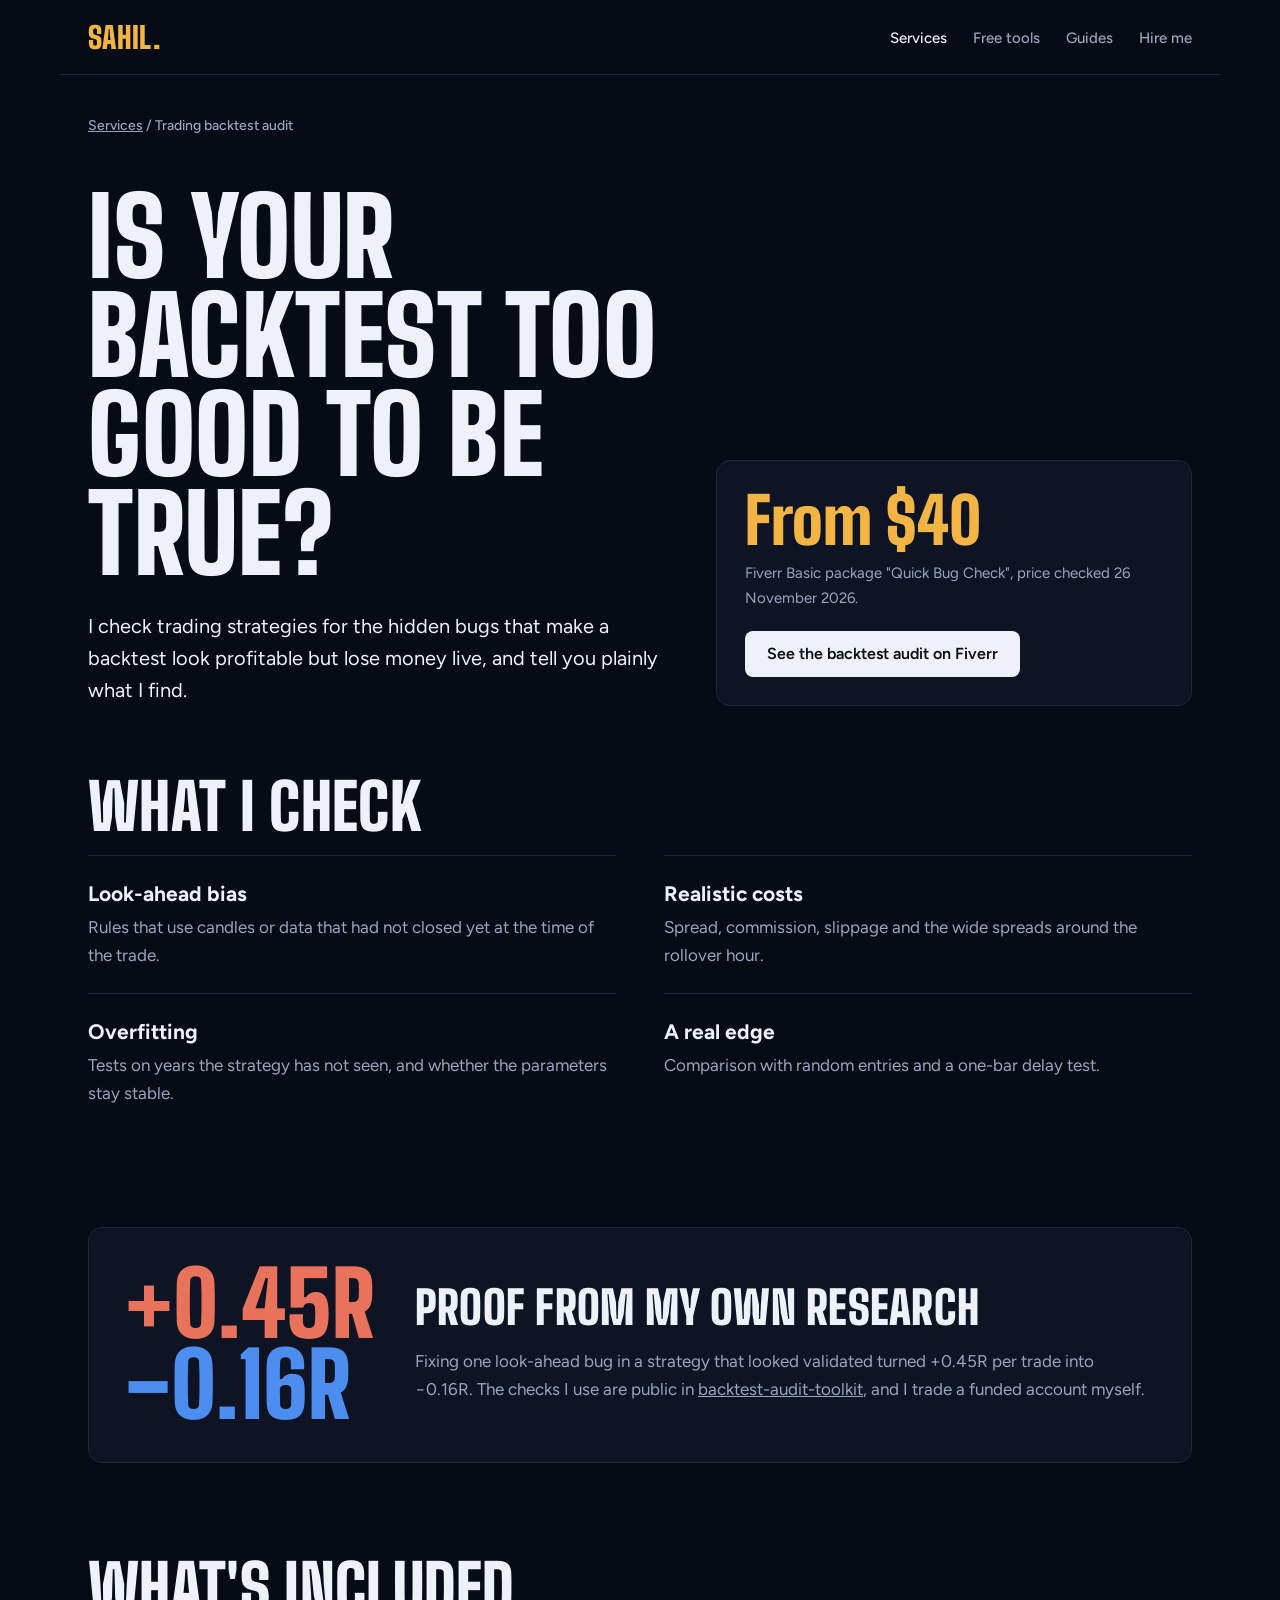
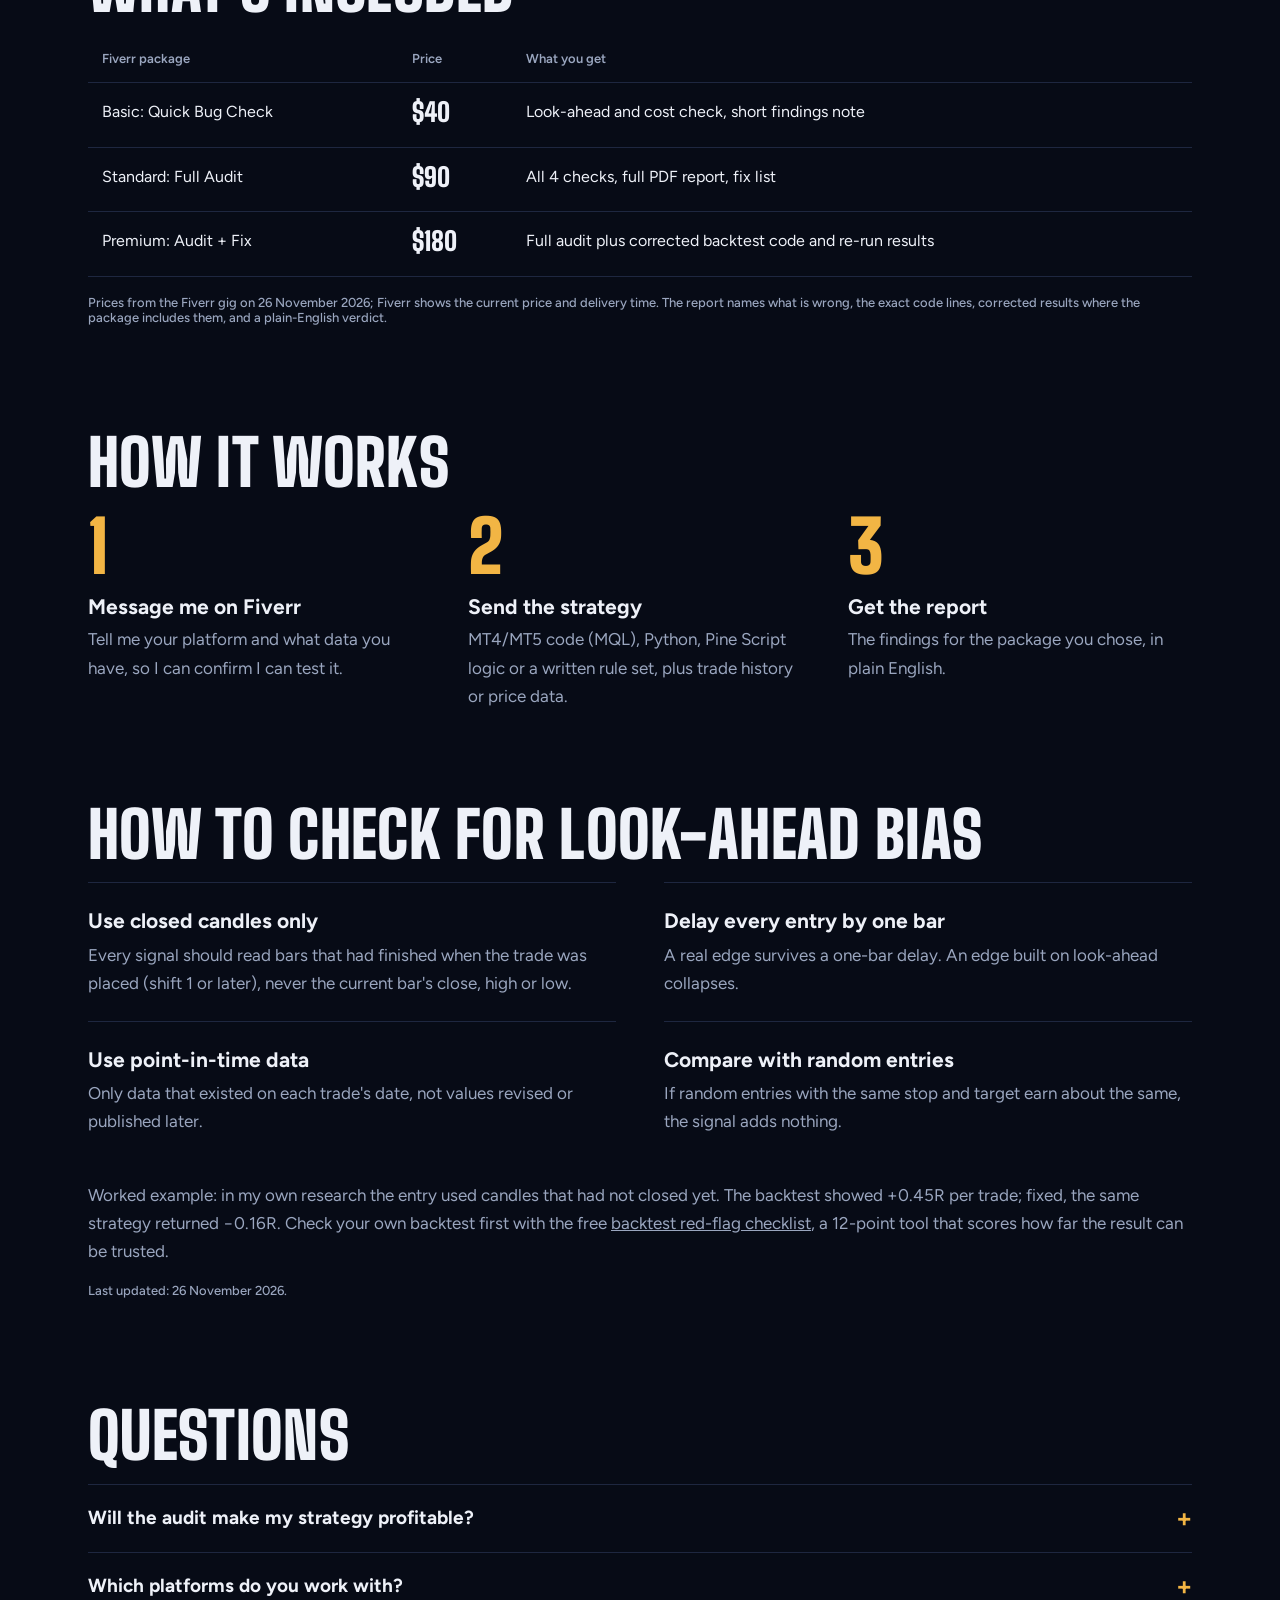
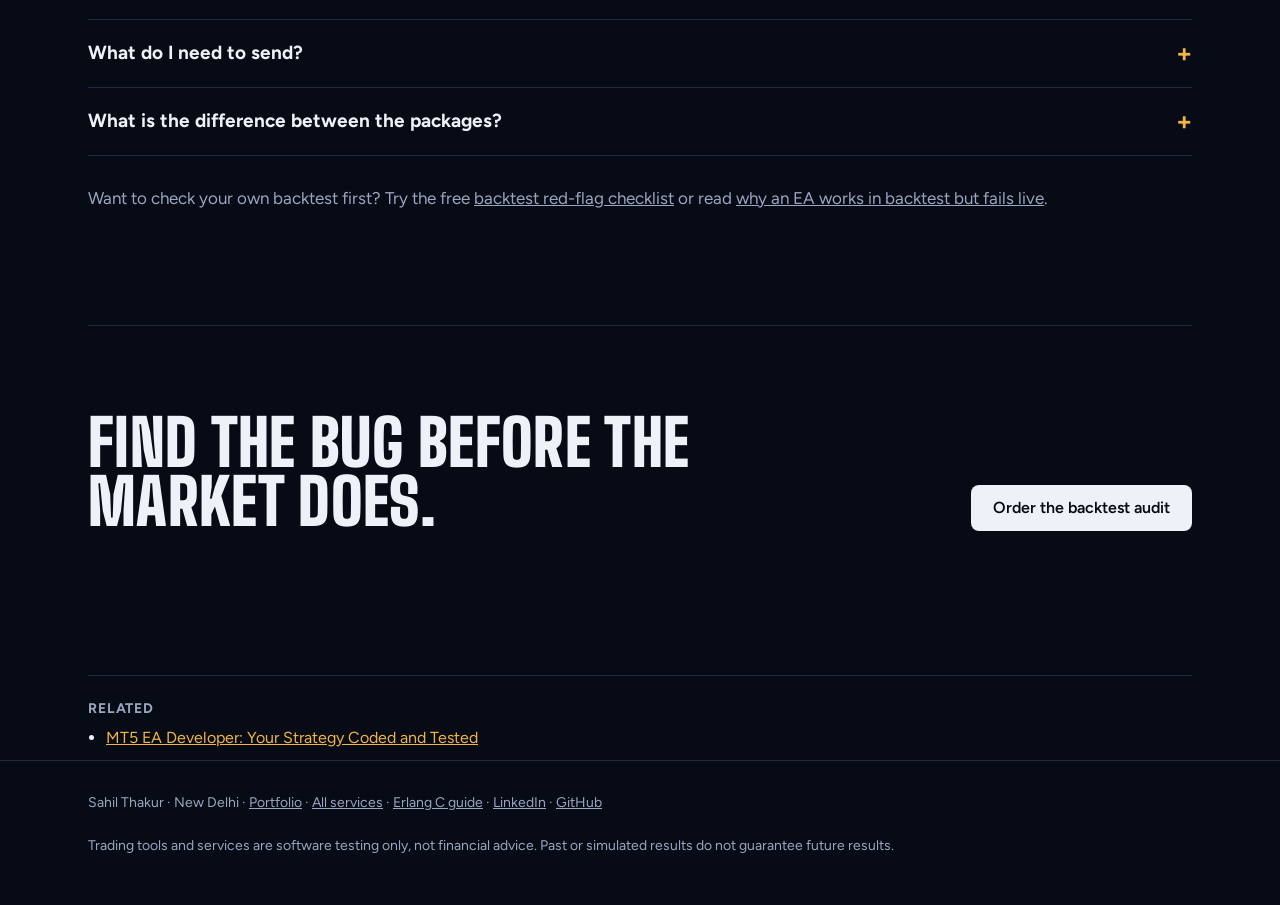
<file: services/backtest-audit/index.html>
<!DOCTYPE html>
<html lang="en">
<head>
<meta charset="utf-8"><meta name="viewport" content="width=device-width, initial-scale=1">
<title>Trading Backtest Audit: Look-Ahead Bias and Cost Check</title>
<meta name="description" content="Is your backtest too good to be true? I check MT4/MT5, Python and Pine strategies for look-ahead bias, unrealistic costs and overfitting. From $40 on Fiverr.">
<link rel="canonical" href="https://sarru991.github.io/services/backtest-audit/">
<meta property="og:title" content="Trading Backtest Audit: Look-Ahead Bias and Cost Check">
<meta property="og:description" content="Is your backtest too good to be true? I check MT4/MT5, Python and Pine strategies for look-ahead bias, unrealistic costs and overfitting. From $40 on Fiverr.">
<meta property="og:type" content="website">
<meta property="og:url" content="https://sarru991.github.io/services/backtest-audit/">
<meta property="og:site_name" content="Sahil Thakur">
<link rel="preload" href="/assets/fonts/big-shoulders-display-latin.woff2" as="font" type="font/woff2" crossorigin>
<link rel="preload" href="/assets/fonts/figtree-latin.woff2" as="font" type="font/woff2" crossorigin>
<link rel="stylesheet" href="/assets/services.css">
<script type="application/ld+json">{"@context": "https://schema.org", "@type": "Service", "name": "Trading Backtest Audit: Look-Ahead Bias and Cost Check", "description": "Is your backtest too good to be true? I check MT4/MT5, Python and Pine strategies for look-ahead bias, unrealistic costs and overfitting. From $40 on Fiverr.", "url": "https://sarru991.github.io/services/backtest-audit/", "inLanguage": "en", "provider": {"@type": "Person", "name": "Sahil Thakur"}, "serviceType": "Trading backtest audit", "areaServed": "Worldwide", "offers": {"@type": "Offer", "price": "40", "priceCurrency": "USD", "url": "https://www.fiverr.com/sarrugaming/audit-your-trading-backtest-for-hidden-bugs", "description": "Fiverr Basic package, price checked 2026-11-26"}}</script>
<script type="application/ld+json">{"@context": "https://schema.org", "@type": "FAQPage", "name": "Questions: Trading Backtest Audit: Look-Ahead Bias and Cost Check", "url": "https://sarru991.github.io/services/backtest-audit/", "mainEntity": [{"@type": "Question", "name": "Will the audit make my strategy profitable?", "acceptedAnswer": {"@type": "Answer", "text": "No. I don't sell signals or promise profits. The audit tells you the truth about your strategy before the market does, so you can fix it or stop risking money on it."}}, {"@type": "Question", "name": "Which platforms do you work with?", "acceptedAnswer": {"@type": "Answer", "text": "MT4 and MT5 (MQL), Python, Pine Script logic, or a written rule set, together with your trade history or data."}}, {"@type": "Question", "name": "What do I need to send?", "acceptedAnswer": {"@type": "Answer", "text": "The strategy code or rules and the data or trade history the backtest used. Message me on Fiverr before ordering and I'll confirm what I need for your platform."}}, {"@type": "Question", "name": "What is the difference between the packages?", "acceptedAnswer": {"@type": "Answer", "text": "The Basic package checks look-ahead bias and costs and gives a short note. The Standard package runs all four checks with a full PDF report and fix list. The Premium package adds corrected backtest code and re-run results."}}]}</script>
</head>
<body class="layout-service">
<header class="wrap nav">
  <a class="logo" href="/">SAHIL.</a>
  <nav><a class="keep" href="/services/" aria-current="page">Services</a><a href="/services/#tools">Free tools</a><a href="/guides/ea-works-in-backtest-fails-live/">Guides</a><a class="keep" href="https://www.fiverr.com/sarrugaming" rel="nofollow">Hire me</a></nav>
</header>
<main class="wrap">
<p class="crumb"><a href="/services/">Services</a> / Trading backtest audit</p>
  <div class="svc-hero">
    <div>
      <h1>Is your backtest too good to be true?</h1>
      <p class="lede" style="margin-bottom:0">I check trading strategies for the hidden bugs that make a backtest look profitable but lose money live, and tell you plainly what I find.</p>
    </div>
    <div class="pricebox">
      <div class="from">From $40</div>
      <p>Fiverr Basic package "Quick Bug Check", price checked 26 November 2026.</p>
      <a class="btn btn-light" href="https://www.fiverr.com/sarrugaming/audit-your-trading-backtest-for-hidden-bugs" rel="nofollow">See the backtest audit on Fiverr</a>
    </div>
  </div>

  <section style="padding-top:0">
    <h2>What I check</h2>
    <div class="checks">
      <div class="check"><h3>Look-ahead bias</h3><p>Rules that use candles or data that had not closed yet at the time of the trade.</p></div>
      <div class="check"><h3>Realistic costs</h3><p>Spread, commission, slippage and the wide spreads around the rollover hour.</p></div>
      <div class="check"><h3>Overfitting</h3><p>Tests on years the strategy has not seen, and whether the parameters stay stable.</p></div>
      <div class="check"><h3>A real edge</h3><p>Comparison with random entries and a one-bar delay test.</p></div>
    </div>
  </section>

  <section style="padding-top:0">
    <div class="proof-block">
      <div class="big"><i>+0.45R</i><br><u>−0.16R</u></div>
      <div><h2 style="font-size:clamp(32px,3.6vw,46px)">Proof from my own research</h2><p class="mute" style="margin:0">Fixing one look-ahead bug in a strategy that looked validated turned +0.45R per trade into −0.16R. The checks I use are public in <a href="https://github.com/Sarru991/backtest-audit-toolkit">backtest-audit-toolkit</a>, and I trade a funded account myself.</p></div>
    </div>
  </section>

  <section style="padding-top:0">
    <h2>What's included</h2>
    <table>
      <tr><th>Fiverr package</th><th>Price</th><th>What you get</th></tr>
      <tr><td>Basic: Quick Bug Check</td><td><b>$40</b></td><td>Look-ahead and cost check, short findings note</td></tr>
      <tr><td>Standard: Full Audit</td><td><b>$90</b></td><td>All 4 checks, full PDF report, fix list</td></tr>
      <tr><td>Premium: Audit + Fix</td><td><b>$180</b></td><td>Full audit plus corrected backtest code and re-run results</td></tr>
    </table>
    <p class="note">Prices from the Fiverr gig on 26 November 2026; Fiverr shows the current price and delivery time. The report names what is wrong, the exact code lines, corrected results where the package includes them, and a plain-English verdict.</p>
  </section>

  <section style="padding-top:0">
    <h2>How it works</h2>
    <ol class="steps">
      <li><h3 style="font:700 21px var(--text);margin:0 0 6px">Message me on Fiverr</h3><p class="mute" style="margin:0">Tell me your platform and what data you have, so I can confirm I can test it.</p></li>
      <li><h3 style="font:700 21px var(--text);margin:0 0 6px">Send the strategy</h3><p class="mute" style="margin:0">MT4/MT5 code (MQL), Python, Pine Script logic or a written rule set, plus trade history or price data.</p></li>
      <li><h3 style="font:700 21px var(--text);margin:0 0 6px">Get the report</h3><p class="mute" style="margin:0">The findings for the package you chose, in plain English.</p></li>
    </ol>
  </section>

  <section style="padding-top:0">
    <h2>How to check for look-ahead bias</h2>
    <div class="checks">
      <div class="check"><h3>Use closed candles only</h3><p>Every signal should read bars that had finished when the trade was placed (shift 1 or later), never the current bar's close, high or low.</p></div>
      <div class="check"><h3>Delay every entry by one bar</h3><p>A real edge survives a one-bar delay. An edge built on look-ahead collapses.</p></div>
      <div class="check"><h3>Use point-in-time data</h3><p>Only data that existed on each trade's date, not values revised or published later.</p></div>
      <div class="check"><h3>Compare with random entries</h3><p>If random entries with the same stop and target earn about the same, the signal adds nothing.</p></div>
    </div>
    <p class="mute" style="margin-top:22px">Worked example: in my own research the entry used candles that had not closed yet. The backtest showed +0.45R per trade; fixed, the same strategy returned &minus;0.16R. Check your own backtest first with the free <a href="/tools/backtest-red-flag-checklist/">backtest red-flag checklist</a>, a 12-point tool that scores how far the result can be trusted.</p>
    <p class="note">Last updated: 26 November 2026.</p>
  </section>

  <section style="padding-top:0">
    <h2>Questions</h2>
    <details><summary>Will the audit make my strategy profitable?</summary><p>No. I don't sell signals or promise profits.
  The audit tells you the truth about your strategy before the market does, so you can fix it or stop risking money on it.</p></details>
    <details><summary>Which platforms do you work with?</summary><p>MT4 and MT5 (MQL), Python, Pine Script logic, or a written
  rule set, together with your trade history or data.</p></details>
    <details><summary>What do I need to send?</summary><p>The strategy code or rules and the data or trade history the backtest
  used. Message me on Fiverr before ordering and I'll confirm what I need for your platform.</p></details>
    <details><summary>What is the difference between the packages?</summary><p>The Basic package checks look-ahead bias and
  costs and gives a short note. The Standard package runs all four checks with a full PDF report and fix list. The
  Premium package adds corrected backtest code and re-run results.</p></details>
    <p class="mute" style="margin-top:28px">Want to check your own backtest first? Try the free <a href="/tools/backtest-red-flag-checklist/">backtest red-flag checklist</a> or read <a href="/guides/ea-works-in-backtest-fails-live/">why an EA works in backtest but fails live</a>.</p>
  </section>
  <div class="closing">
  <h2 style="margin:0;max-width:12em">Find the bug before the market does.</h2>
  <a class="btn btn-light" href="https://www.fiverr.com/sarrugaming/audit-your-trading-backtest-for-hidden-bugs" rel="nofollow">Order the backtest audit</a>
  </div>

<aside class="related"><h2>Related</h2><ul>
  <li><a href="/services/mt5-ea-developer/">MT5 EA Developer: Your Strategy Coded and Tested</a></li>
</ul></aside>

</main>
<footer><div class="wrap"><span>Sahil Thakur · New Delhi · <a href="/">Portfolio</a> · <a href="/services/">All services</a> · <a href="/guides/erlang-c-explained/">Erlang C guide</a> · <a href="https://www.linkedin.com/in/sahil-thakur-mql">LinkedIn</a> · <a href="https://github.com/Sarru991">GitHub</a></span><span>Trading tools and services are software testing only, not financial advice. Past or simulated results do not guarantee future results.</span></div></footer>
</body>
</html>
</file>
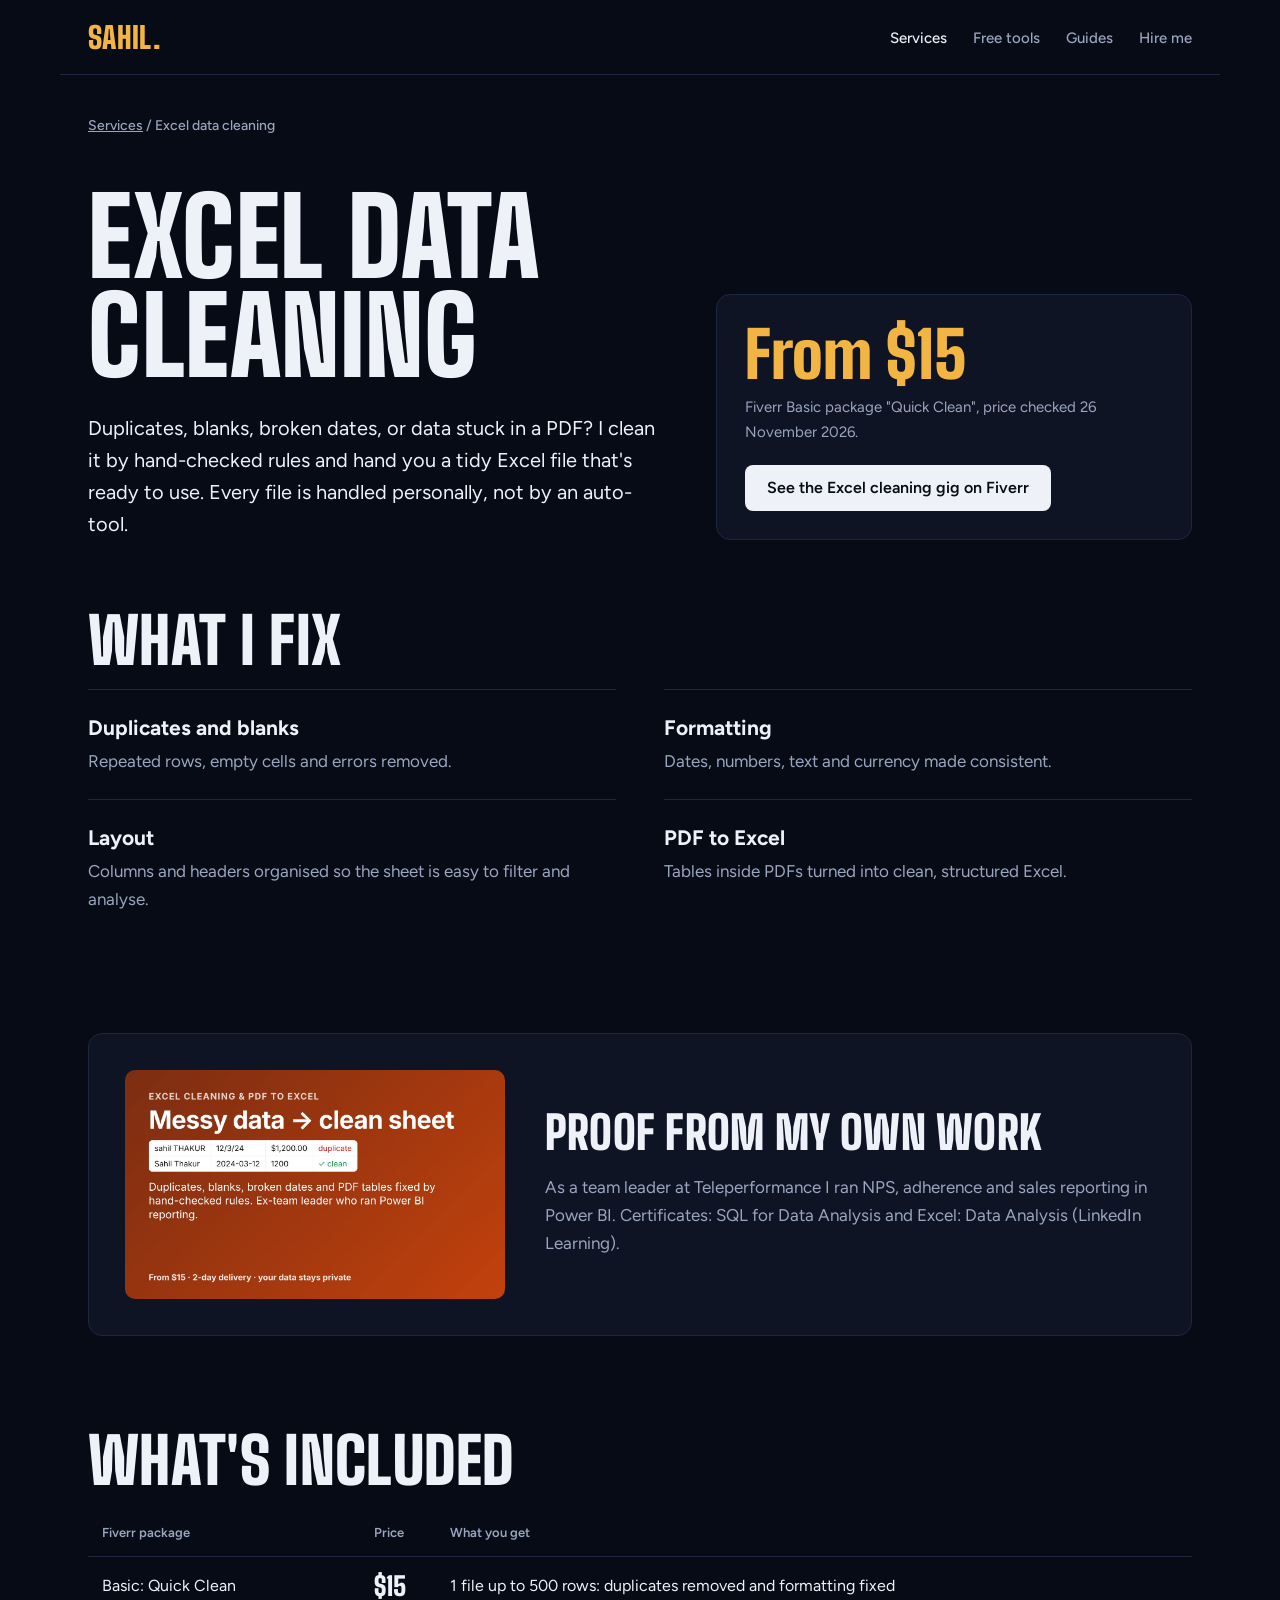
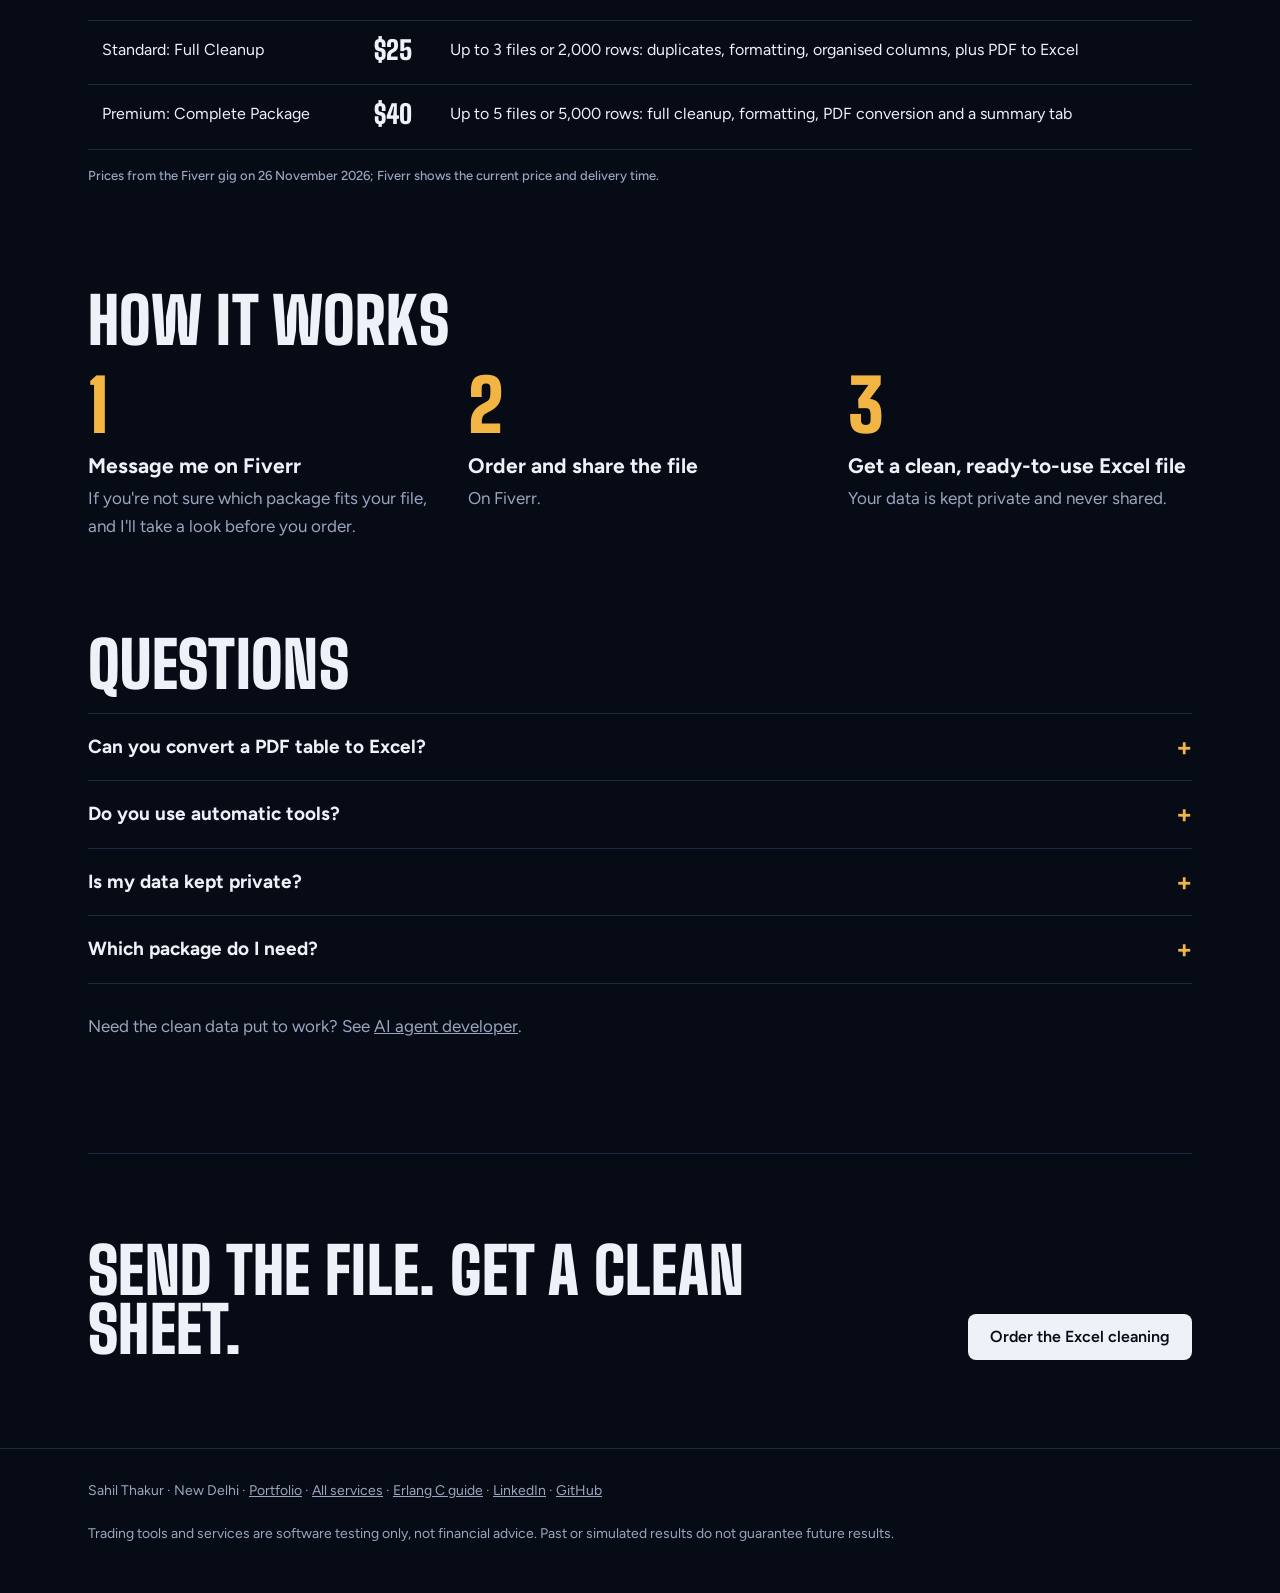
<file: services/excel-data-cleaning/index.html>
<!DOCTYPE html>
<html lang="en">
<head>
<meta charset="utf-8"><meta name="viewport" content="width=device-width, initial-scale=1">
<title>Excel Data Cleaning and PDF to Excel Service</title>
<meta name="description" content="Excel data cleaning from $15: duplicates, blanks, dates and formats fixed by hand, and PDF tables converted to clean Excel. Your data kept private.">
<link rel="canonical" href="https://sarru991.github.io/services/excel-data-cleaning/">
<meta property="og:title" content="Excel Data Cleaning and PDF to Excel Service">
<meta property="og:description" content="Excel data cleaning from $15: duplicates, blanks, dates and formats fixed by hand, and PDF tables converted to clean Excel. Your data kept private.">
<meta property="og:type" content="website">
<meta property="og:url" content="https://sarru991.github.io/services/excel-data-cleaning/">
<meta property="og:site_name" content="Sahil Thakur">
<link rel="preload" href="/assets/fonts/big-shoulders-display-latin.woff2" as="font" type="font/woff2" crossorigin>
<link rel="preload" href="/assets/fonts/figtree-latin.woff2" as="font" type="font/woff2" crossorigin>
<link rel="stylesheet" href="/assets/services.css">
<script type="application/ld+json">{"@context": "https://schema.org", "@type": "Service", "name": "Excel Data Cleaning and PDF to Excel Service", "description": "Excel data cleaning from $15: duplicates, blanks, dates and formats fixed by hand, and PDF tables converted to clean Excel. Your data kept private.", "url": "https://sarru991.github.io/services/excel-data-cleaning/", "inLanguage": "en", "provider": {"@type": "Person", "name": "Sahil Thakur"}, "serviceType": "Excel data cleaning and PDF to Excel", "areaServed": "Worldwide", "offers": {"@type": "Offer", "price": "15", "priceCurrency": "USD", "url": "https://www.fiverr.com/sarrugaming/clean-your-excel-data-and-convert-pdf-to-excel", "description": "Fiverr Basic package, price checked 2026-11-26"}}</script>
<script type="application/ld+json">{"@context": "https://schema.org", "@type": "FAQPage", "name": "Questions: Excel Data Cleaning and PDF to Excel Service", "url": "https://sarru991.github.io/services/excel-data-cleaning/", "mainEntity": [{"@type": "Question", "name": "Can you convert a PDF table to Excel?", "acceptedAnswer": {"@type": "Answer", "text": "Yes. PDF tables are turned into clean, structured Excel; PDF conversion is part of the Standard and Premium packages."}}, {"@type": "Question", "name": "Do you use automatic tools?", "acceptedAnswer": {"@type": "Answer", "text": "No. I handle every file personally and check the rules I apply, so the data is accurate and usable."}}, {"@type": "Question", "name": "Is my data kept private?", "acceptedAnswer": {"@type": "Answer", "text": "Yes. Your data is kept private and never shared."}}, {"@type": "Question", "name": "Which package do I need?", "acceptedAnswer": {"@type": "Answer", "text": "It depends on the number of files and rows: up to 500 rows in one file is the Basic package. Message me on Fiverr with your file and I'll tell you before you order."}}]}</script>
</head>
<body class="layout-service">
<header class="wrap nav">
  <a class="logo" href="/">SAHIL.</a>
  <nav><a class="keep" href="/services/" aria-current="page">Services</a><a href="/services/#tools">Free tools</a><a href="/guides/ea-works-in-backtest-fails-live/">Guides</a><a class="keep" href="https://www.fiverr.com/sarrugaming" rel="nofollow">Hire me</a></nav>
</header>
<main class="wrap">
<p class="crumb"><a href="/services/">Services</a> / Excel data cleaning</p>
  <div class="svc-hero">
    <div>
      <h1>Excel data cleaning</h1>
      <p class="lede" style="margin-bottom:0">Duplicates, blanks, broken dates, or data stuck in a PDF? I clean it by hand-checked rules and hand you a tidy Excel file that's ready to use. Every file is handled personally, not by an auto-tool.</p>
    </div>
    <div class="pricebox">
      <div class="from">From $15</div>
      <p>Fiverr Basic package "Quick Clean", price checked 26 November 2026.</p>
      <a class="btn btn-light" href="https://www.fiverr.com/sarrugaming/clean-your-excel-data-and-convert-pdf-to-excel" rel="nofollow">See the Excel cleaning gig on Fiverr</a>
    </div>
  </div>

  <section style="padding-top:0">
    <h2>What I fix</h2>
    <div class="checks">
      <div class="check"><h3>Duplicates and blanks</h3><p>Repeated rows, empty cells and errors removed.</p></div>
      <div class="check"><h3>Formatting</h3><p>Dates, numbers, text and currency made consistent.</p></div>
      <div class="check"><h3>Layout</h3><p>Columns and headers organised so the sheet is easy to filter and analyse.</p></div>
      <div class="check"><h3>PDF to Excel</h3><p>Tables inside PDFs turned into clean, structured Excel.</p></div>
    </div>
  </section>

  <section style="padding-top:0">
    <div class="proof-block">
      <img src="/assets/proof/excel-cleaning.jpg" width="1280" height="769" loading="lazy" alt="Excel cleaning card: a messy row with a mixed-case name, US date and currency text cleaned into a consistent row" style="width:100%;max-width:380px;height:auto;border-radius:10px;display:block">
      <div><h2 style="font-size:clamp(32px,3.6vw,46px)">Proof from my own work</h2><p class="mute" style="margin:0">As a team leader at Teleperformance I ran NPS, adherence and sales reporting in Power BI. Certificates: SQL for Data Analysis and Excel: Data Analysis (LinkedIn Learning).</p></div>
    </div>
  </section>

  <section style="padding-top:0">
    <h2>What's included</h2>
    <table>
  <tr><th>Fiverr package</th><th>Price</th><th>What you get</th></tr>
  <tr><td>Basic: Quick Clean</td><td><b>$15</b></td><td>1 file up to 500 rows: duplicates removed and formatting fixed</td></tr>
  <tr><td>Standard: Full Cleanup</td><td><b>$25</b></td><td>Up to 3 files or 2,000 rows: duplicates, formatting, organised columns, plus PDF to Excel</td></tr>
  <tr><td>Premium: Complete Package</td><td><b>$40</b></td><td>Up to 5 files or 5,000 rows: full cleanup, formatting, PDF conversion and a summary tab</td></tr>
</table>
    <p class="note">Prices from the Fiverr gig on 26 November 2026; Fiverr shows the current price and delivery time.</p>
  </section>

  <section style="padding-top:0">
    <h2>How it works</h2>
    <ol class="steps">
      <li><h3 style="font:700 21px var(--text);margin:0 0 6px">Message me on Fiverr</h3><p class="mute" style="margin:0">If you're not sure which package fits your file, and I'll take a look before you order.</p></li>
      <li><h3 style="font:700 21px var(--text);margin:0 0 6px">Order and share the file</h3><p class="mute" style="margin:0">On Fiverr.</p></li>
      <li><h3 style="font:700 21px var(--text);margin:0 0 6px">Get a clean, ready-to-use Excel file</h3><p class="mute" style="margin:0">Your data is kept private and never shared.</p></li>
    </ol>
  </section>

  <section style="padding-top:0">
    <h2>Questions</h2>
    <details><summary>Can you convert a PDF table to Excel?</summary><p>Yes. PDF tables are turned into clean, structured
  Excel; PDF conversion is part of the Standard and Premium packages.</p></details>
    <details><summary>Do you use automatic tools?</summary><p>No. I handle every file personally and check the rules I apply,
  so the data is accurate and usable.</p></details>
    <details><summary>Is my data kept private?</summary><p>Yes. Your data is kept private and never shared.</p></details>
    <details><summary>Which package do I need?</summary><p>It depends on the number of files and rows: up to 500 rows in one
  file is the Basic package. Message me on Fiverr with your file and I'll tell you before you order.</p></details>
    <p class="mute" style="margin-top:28px">Need the clean data put to work? See <a href="/services/ai-agent-developer/">AI agent developer</a>.</p>
  </section>
  <div class="closing">
  <h2 style="margin:0;max-width:12em">Send the file. Get a clean sheet.</h2>
  <a class="btn btn-light" href="https://www.fiverr.com/sarrugaming/clean-your-excel-data-and-convert-pdf-to-excel" rel="nofollow">Order the Excel cleaning</a>
  </div>

</main>
<footer><div class="wrap"><span>Sahil Thakur · New Delhi · <a href="/">Portfolio</a> · <a href="/services/">All services</a> · <a href="/guides/erlang-c-explained/">Erlang C guide</a> · <a href="https://www.linkedin.com/in/sahil-thakur-mql">LinkedIn</a> · <a href="https://github.com/Sarru991">GitHub</a></span><span>Trading tools and services are software testing only, not financial advice. Past or simulated results do not guarantee future results.</span></div></footer>
</body>
</html>
</file>
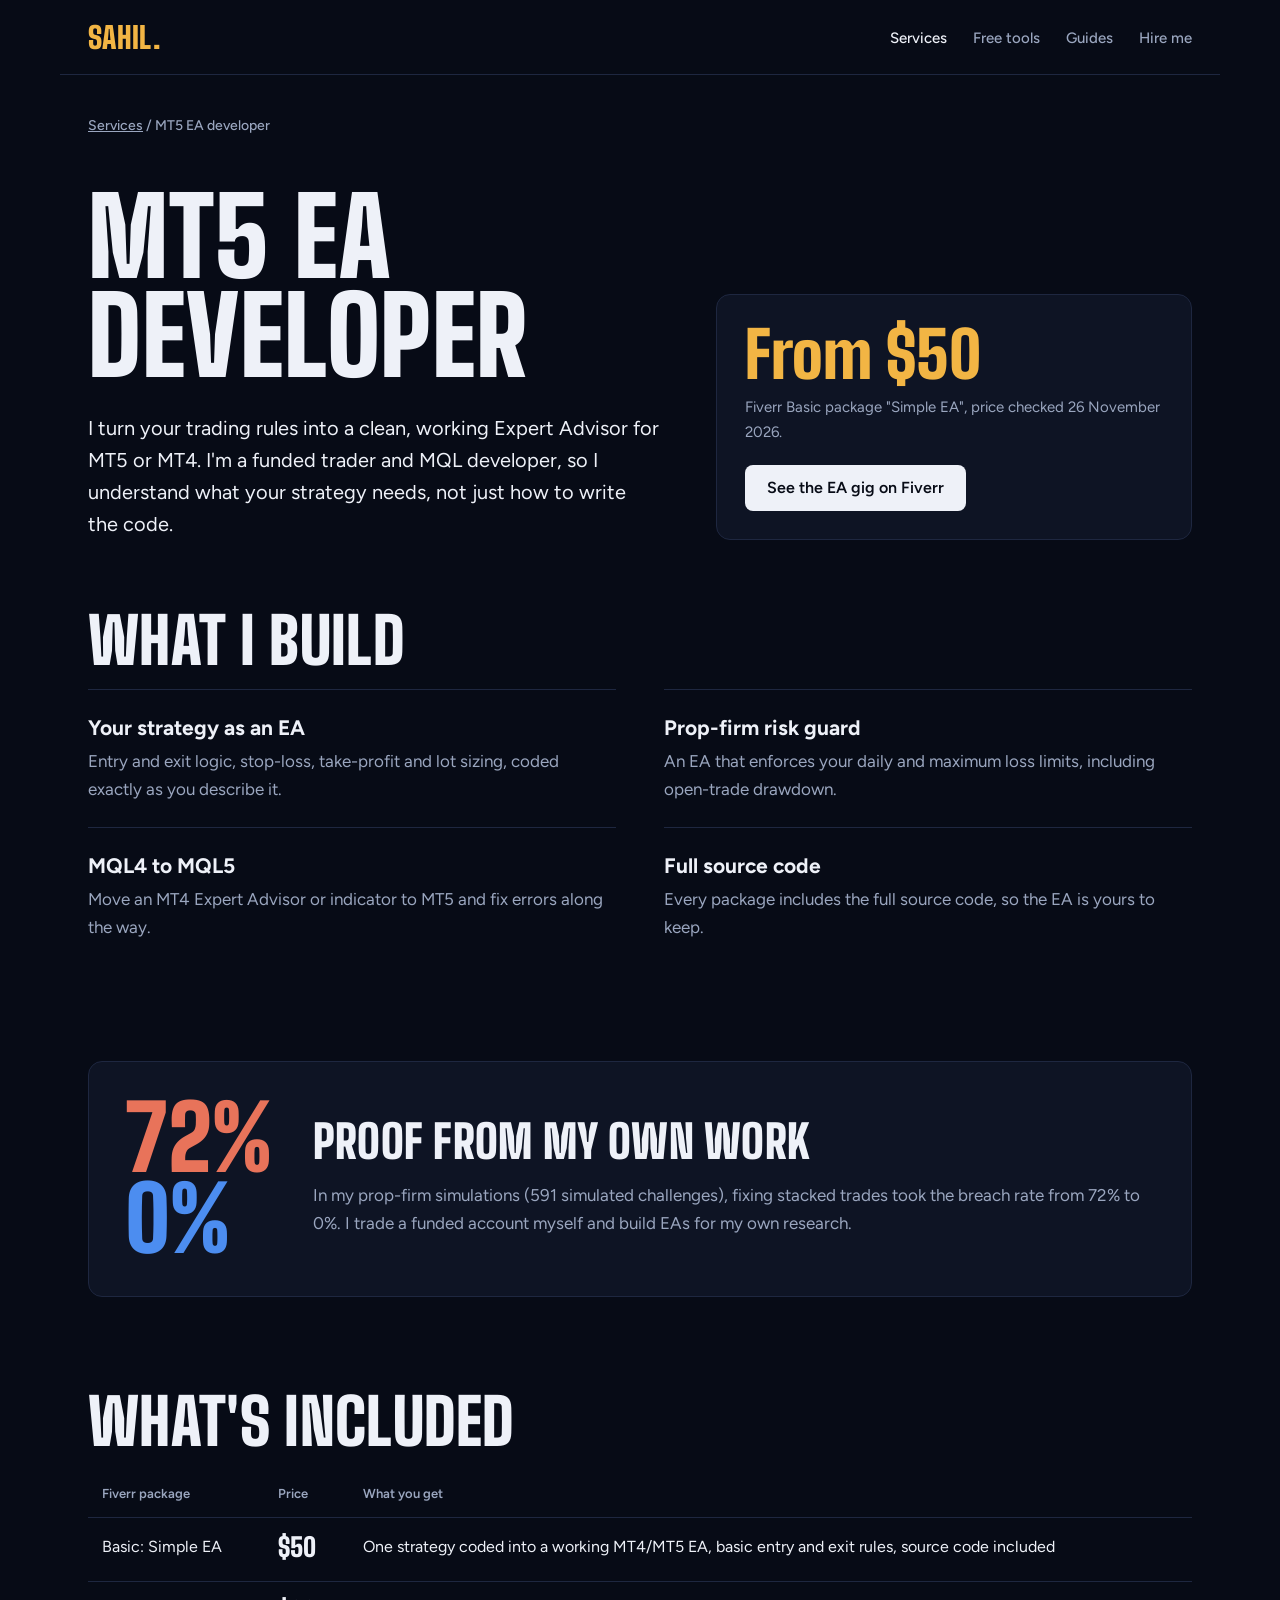
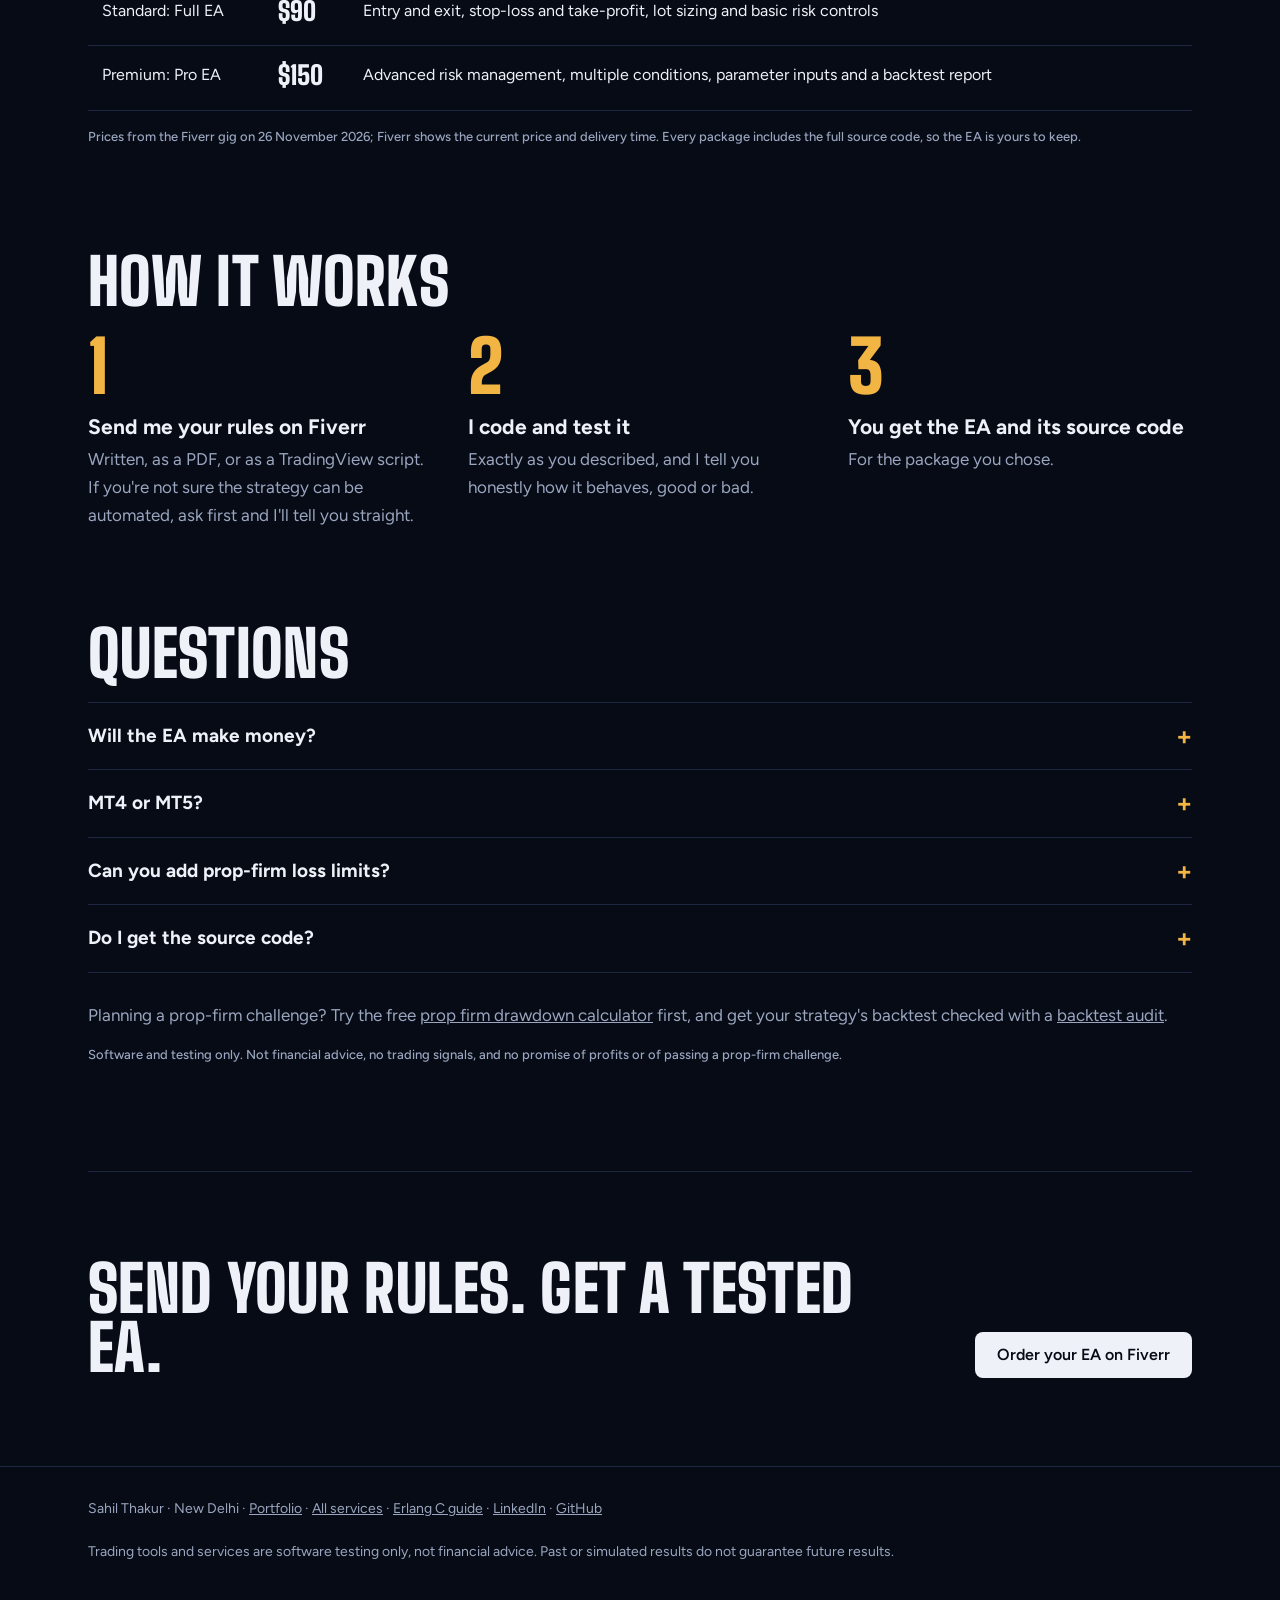
<file: services/mt5-ea-developer/index.html>
<!DOCTYPE html>
<html lang="en">
<head>
<meta charset="utf-8"><meta name="viewport" content="width=device-width, initial-scale=1">
<title>MT5 EA Developer: Your Strategy Coded and Tested</title>
<meta name="description" content="MT5 and MT4 EA developer and funded trader: your rules coded into a tested Expert Advisor with full source code and prop-firm loss guards. From $50.">
<link rel="canonical" href="https://sarru991.github.io/services/mt5-ea-developer/">
<meta property="og:title" content="MT5 EA Developer: Your Strategy Coded and Tested">
<meta property="og:description" content="MT5 and MT4 EA developer and funded trader: your rules coded into a tested Expert Advisor with full source code and prop-firm loss guards. From $50.">
<meta property="og:type" content="website">
<meta property="og:url" content="https://sarru991.github.io/services/mt5-ea-developer/">
<meta property="og:site_name" content="Sahil Thakur">
<link rel="preload" href="/assets/fonts/big-shoulders-display-latin.woff2" as="font" type="font/woff2" crossorigin>
<link rel="preload" href="/assets/fonts/figtree-latin.woff2" as="font" type="font/woff2" crossorigin>
<link rel="stylesheet" href="/assets/services.css">
<script type="application/ld+json">{"@context": "https://schema.org", "@type": "Service", "name": "MT5 EA Developer: Your Strategy Coded and Tested", "description": "MT5 and MT4 EA developer and funded trader: your rules coded into a tested Expert Advisor with full source code and prop-firm loss guards. From $50.", "url": "https://sarru991.github.io/services/mt5-ea-developer/", "inLanguage": "en", "provider": {"@type": "Person", "name": "Sahil Thakur"}, "serviceType": "MT4/MT5 Expert Advisor development", "areaServed": "Worldwide", "offers": {"@type": "Offer", "price": "50", "priceCurrency": "USD", "url": "https://www.fiverr.com/sarrugaming/build-an-automated-trading-algorithm-ea-for-your-strategy", "description": "Fiverr Basic package, price checked 2026-11-26"}}</script>
<script type="application/ld+json">{"@context": "https://schema.org", "@type": "FAQPage", "name": "Questions: MT5 EA Developer: Your Strategy Coded and Tested", "url": "https://sarru991.github.io/services/mt5-ea-developer/", "mainEntity": [{"@type": "Question", "name": "Will the EA make money?", "acceptedAnswer": {"@type": "Answer", "text": "I don't promise profits; no honest developer can, because results depend on your strategy, not the code. I promise clean, accurate, working code and honest testing."}}, {"@type": "Question", "name": "MT4 or MT5?", "acceptedAnswer": {"@type": "Answer", "text": "Both. I build for MT4 or MT5, and can convert an MT4 (MQL4) EA or indicator to MT5 (MQL5)."}}, {"@type": "Question", "name": "Can you add prop-firm loss limits?", "acceptedAnswer": {"@type": "Answer", "text": "Yes. Risk controls are part of the build, including a guard that enforces daily and maximum loss limits."}}, {"@type": "Question", "name": "Do I get the source code?", "acceptedAnswer": {"@type": "Answer", "text": "Yes, every package includes the full source code."}}]}</script>
</head>
<body class="layout-service">
<header class="wrap nav">
  <a class="logo" href="/">SAHIL.</a>
  <nav><a class="keep" href="/services/" aria-current="page">Services</a><a href="/services/#tools">Free tools</a><a href="/guides/ea-works-in-backtest-fails-live/">Guides</a><a class="keep" href="https://www.fiverr.com/sarrugaming" rel="nofollow">Hire me</a></nav>
</header>
<main class="wrap">
<p class="crumb"><a href="/services/">Services</a> / MT5 EA developer</p>
  <div class="svc-hero">
    <div>
      <h1>MT5 EA developer</h1>
      <p class="lede" style="margin-bottom:0">I turn your trading rules into a clean, working Expert Advisor for MT5 or MT4. I'm a funded trader and MQL developer, so I understand what your strategy needs, not just how to write the code.</p>
    </div>
    <div class="pricebox">
      <div class="from">From $50</div>
      <p>Fiverr Basic package "Simple EA", price checked 26 November 2026.</p>
      <a class="btn btn-light" href="https://www.fiverr.com/sarrugaming/build-an-automated-trading-algorithm-ea-for-your-strategy" rel="nofollow">See the EA gig on Fiverr</a>
    </div>
  </div>

  <section style="padding-top:0">
    <h2>What I build</h2>
    <div class="checks">
      <div class="check"><h3>Your strategy as an EA</h3><p>Entry and exit logic, stop-loss, take-profit and lot sizing, coded exactly as you describe it.</p></div>
      <div class="check"><h3>Prop-firm risk guard</h3><p>An EA that enforces your daily and maximum loss limits, including open-trade drawdown.</p></div>
      <div class="check"><h3>MQL4 to MQL5</h3><p>Move an MT4 Expert Advisor or indicator to MT5 and fix errors along the way.</p></div>
      <div class="check"><h3>Full source code</h3><p>Every package includes the full source code, so the EA is yours to keep.</p></div>
    </div>
  </section>

  <section style="padding-top:0">
    <div class="proof-block">
      <div class="big"><i>72%</i><br><u>0%</u></div>
      <div><h2 style="font-size:clamp(32px,3.6vw,46px)">Proof from my own work</h2><p class="mute" style="margin:0">In my prop-firm simulations (591 simulated challenges), fixing stacked trades took the breach rate from 72% to 0%. I trade a funded account myself and build EAs for my own research.</p></div>
    </div>
  </section>

  <section style="padding-top:0">
    <h2>What's included</h2>
    <table>
  <tr><th>Fiverr package</th><th>Price</th><th>What you get</th></tr>
  <tr><td>Basic: Simple EA</td><td><b>$50</b></td><td>One strategy coded into a working MT4/MT5 EA, basic entry and exit rules, source code included</td></tr>
  <tr><td>Standard: Full EA</td><td><b>$90</b></td><td>Entry and exit, stop-loss and take-profit, lot sizing and basic risk controls</td></tr>
  <tr><td>Premium: Pro EA</td><td><b>$150</b></td><td>Advanced risk management, multiple conditions, parameter inputs and a backtest report</td></tr>
</table>
    <p class="note">Prices from the Fiverr gig on 26 November 2026; Fiverr shows the current price and delivery time.
  Every package includes the full source code, so the EA is yours to keep.</p>
  </section>

  <section style="padding-top:0">
    <h2>How it works</h2>
    <ol class="steps">
      <li><h3 style="font:700 21px var(--text);margin:0 0 6px">Send me your rules on Fiverr</h3><p class="mute" style="margin:0">Written, as a PDF, or as a TradingView script. If you're not sure the strategy can be automated, ask first and I'll tell you straight.</p></li>
      <li><h3 style="font:700 21px var(--text);margin:0 0 6px">I code and test it</h3><p class="mute" style="margin:0">Exactly as you described, and I tell you honestly how it behaves, good or bad.</p></li>
      <li><h3 style="font:700 21px var(--text);margin:0 0 6px">You get the EA and its source code</h3><p class="mute" style="margin:0">For the package you chose.</p></li>
    </ol>
  </section>

  <section style="padding-top:0">
    <h2>Questions</h2>
    <details><summary>Will the EA make money?</summary><p>I don't promise profits; no honest developer can, because results
  depend on your strategy, not the code. I promise clean, accurate, working code and honest testing.</p></details>
    <details><summary>MT4 or MT5?</summary><p>Both. I build for MT4 or MT5, and can convert an MT4 (MQL4) EA or indicator to
  MT5 (MQL5).</p></details>
    <details><summary>Can you add prop-firm loss limits?</summary><p>Yes. Risk controls are part of the build, including a
  guard that enforces daily and maximum loss limits.</p></details>
    <details><summary>Do I get the source code?</summary><p>Yes, every package includes the full source code.</p></details>
    <p class="mute" style="margin-top:28px">Planning a prop-firm challenge? Try the free <a href="/tools/prop-firm-drawdown-calculator/">prop firm drawdown calculator</a> first, and get your strategy's backtest checked with a <a href="/services/backtest-audit/">backtest audit</a>.</p>
    <p class="note">Software and testing only. Not financial advice, no trading signals, and no promise of profits or of
      passing a prop-firm challenge.</p>
  </section>
  <div class="closing">
  <h2 style="margin:0;max-width:12em">Send your rules. Get a tested EA.</h2>
  <a class="btn btn-light" href="https://www.fiverr.com/sarrugaming/build-an-automated-trading-algorithm-ea-for-your-strategy" rel="nofollow">Order your EA on Fiverr</a>
  </div>

</main>
<footer><div class="wrap"><span>Sahil Thakur · New Delhi · <a href="/">Portfolio</a> · <a href="/services/">All services</a> · <a href="/guides/erlang-c-explained/">Erlang C guide</a> · <a href="https://www.linkedin.com/in/sahil-thakur-mql">LinkedIn</a> · <a href="https://github.com/Sarru991">GitHub</a></span><span>Trading tools and services are software testing only, not financial advice. Past or simulated results do not guarantee future results.</span></div></footer>
</body>
</html>
</file>
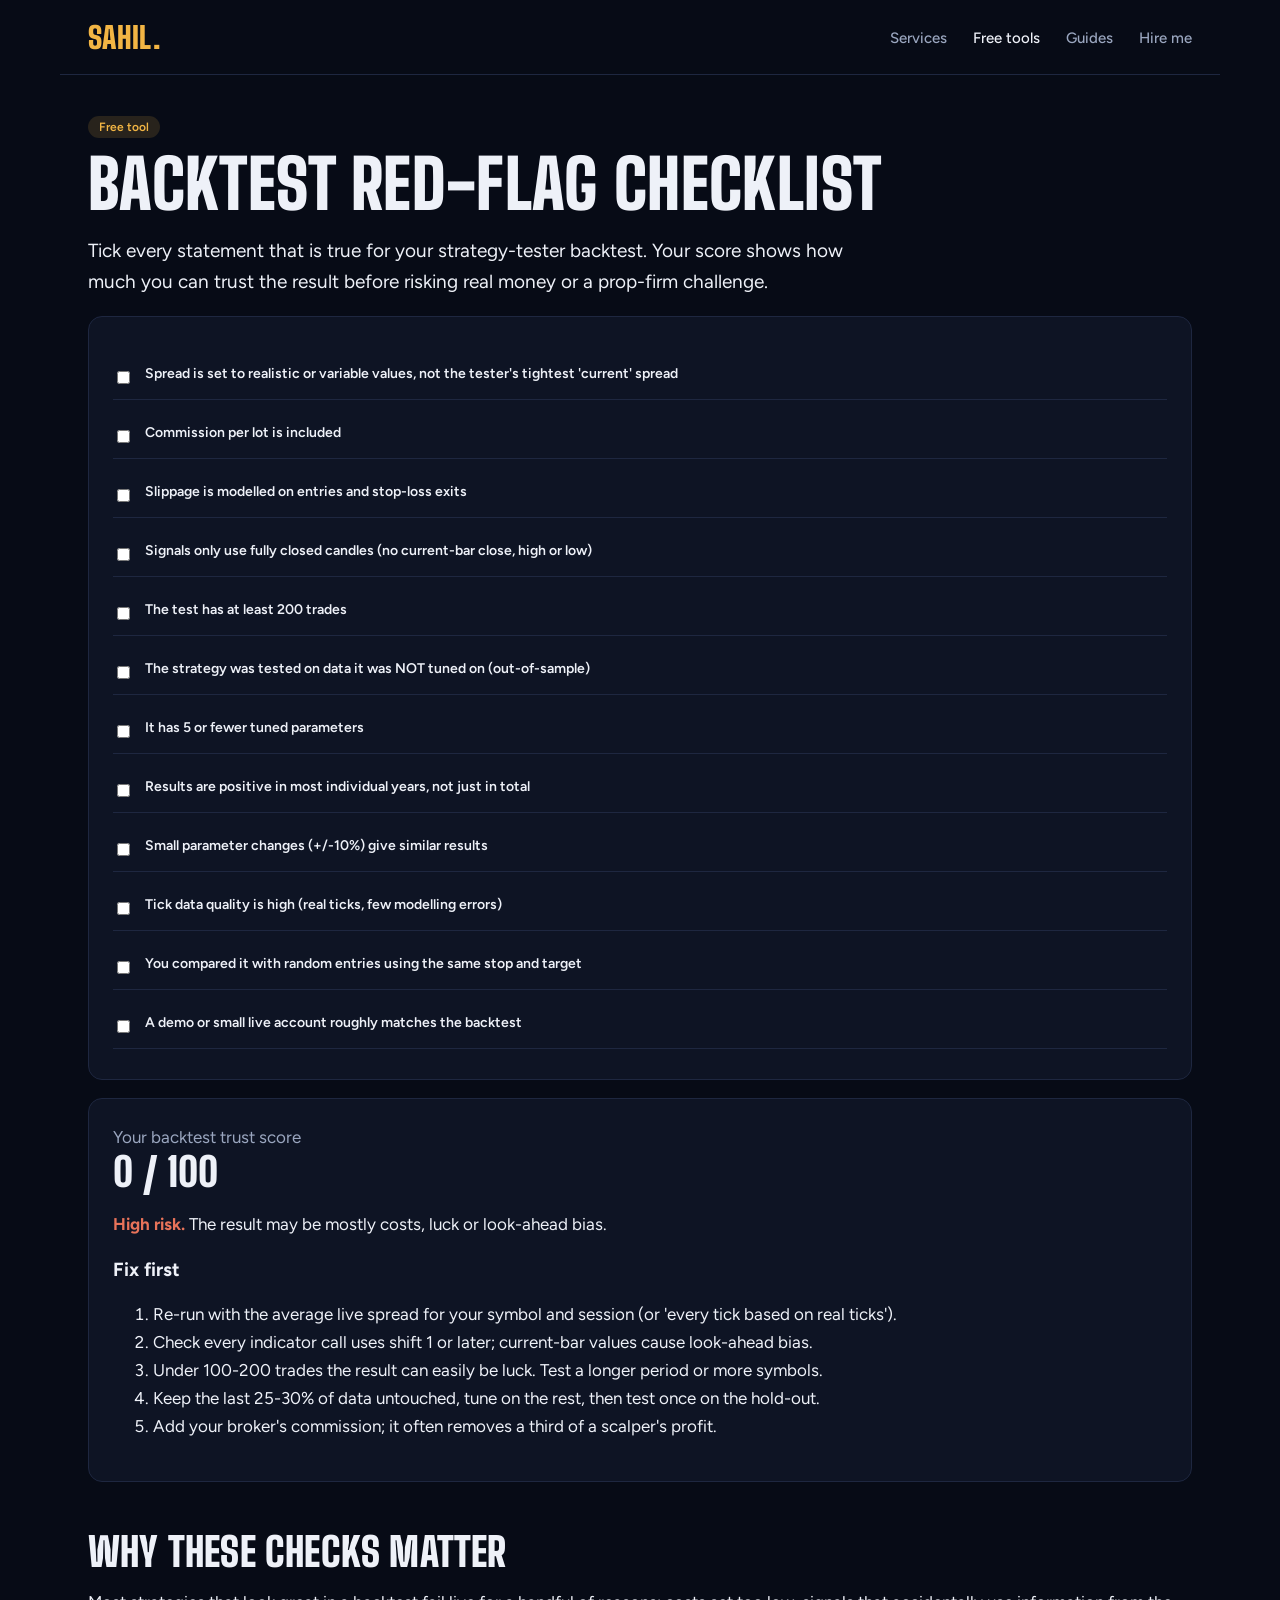
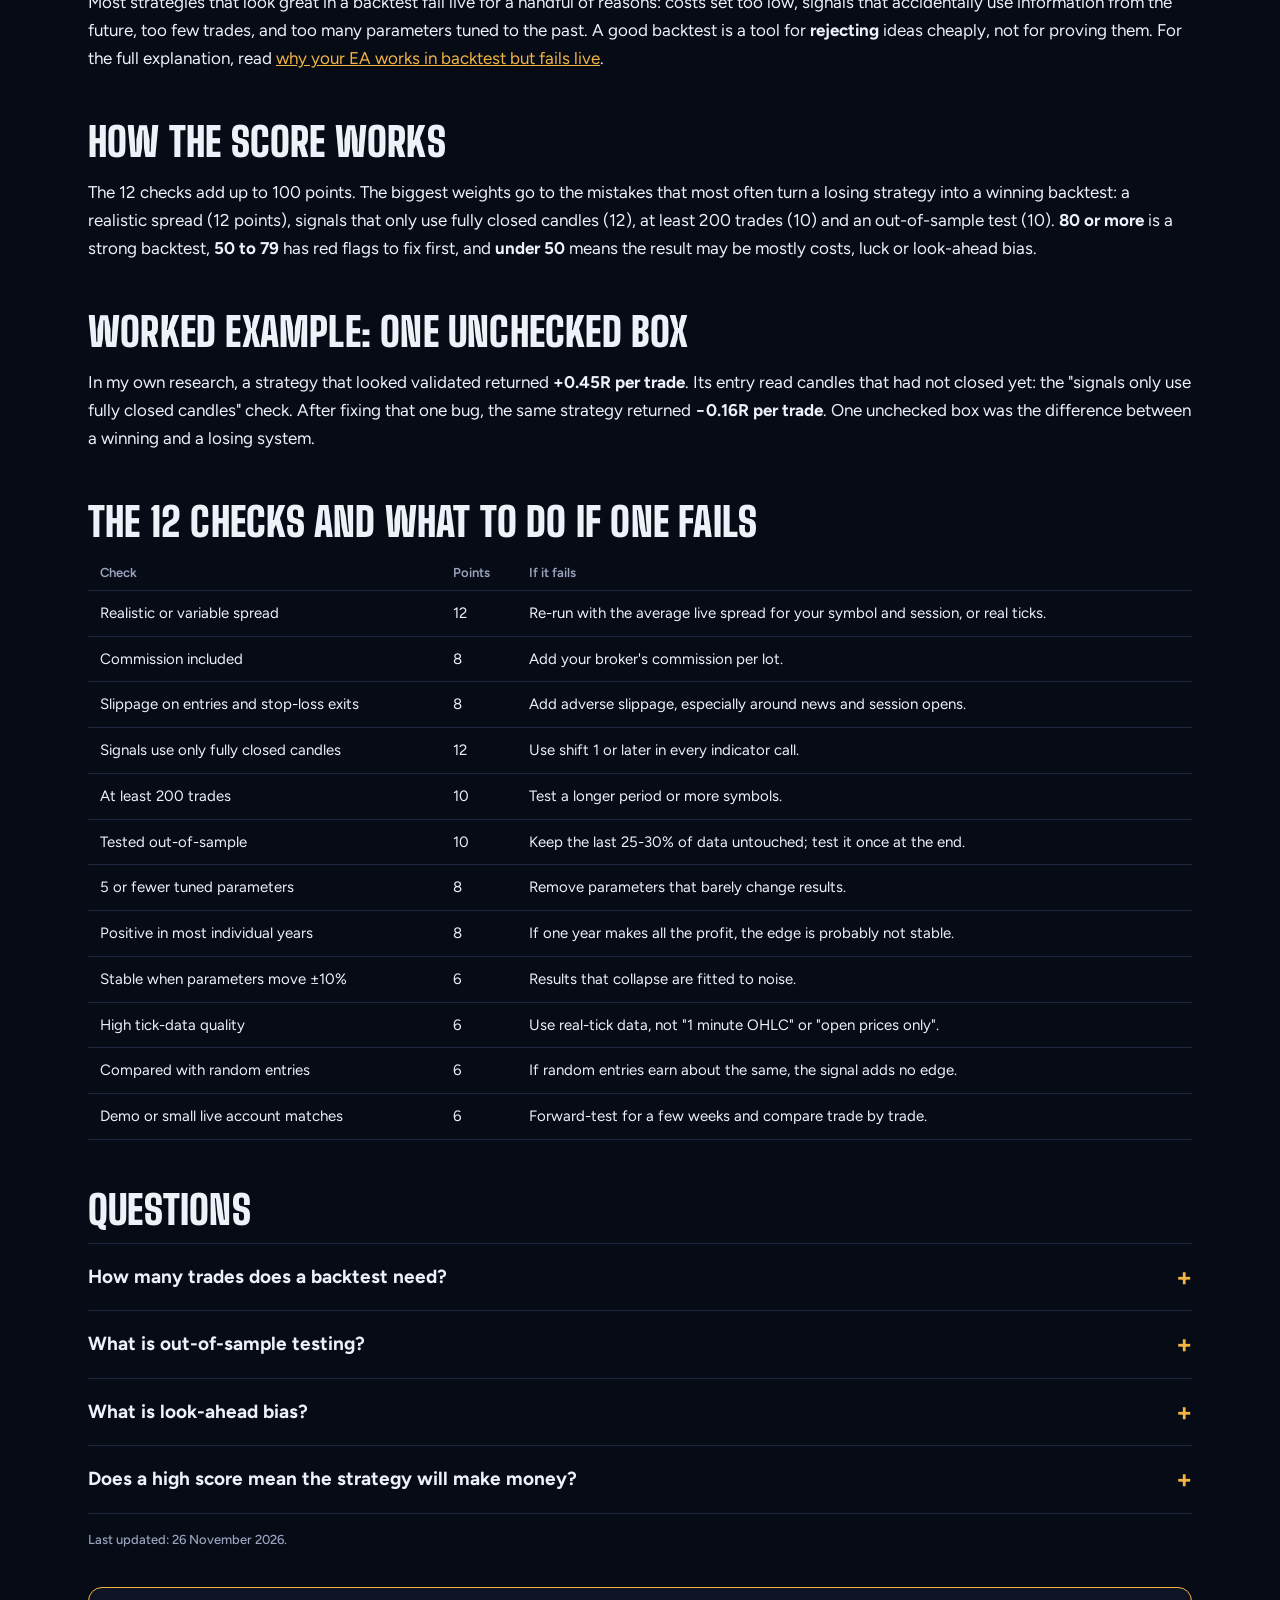
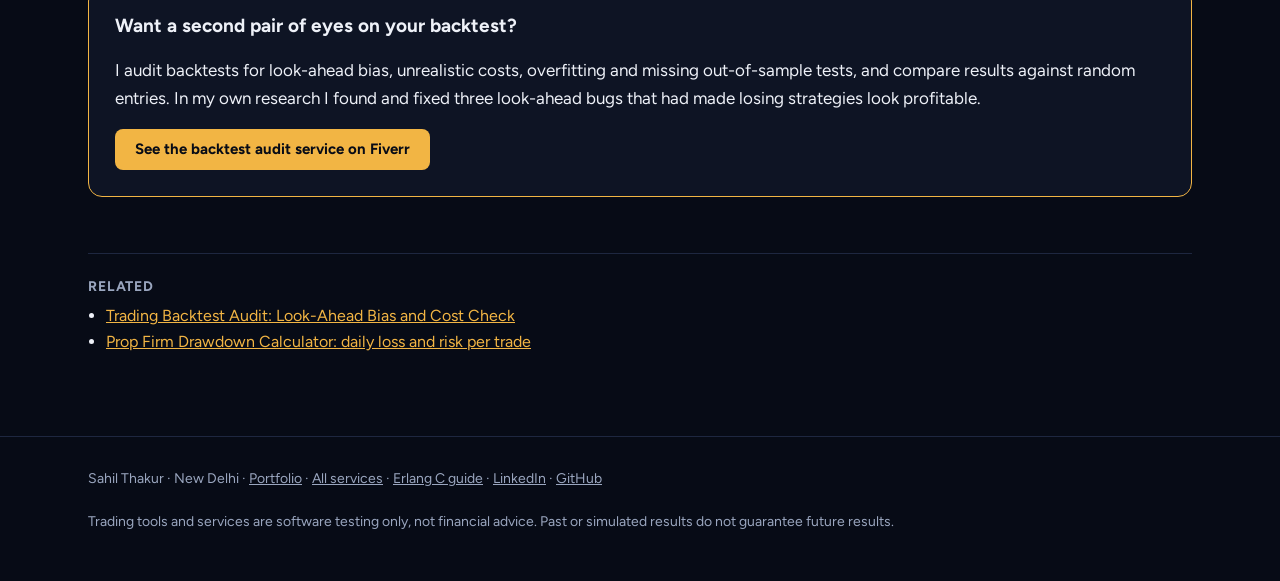
<file: tools/backtest-red-flag-checklist/index.html>
<!DOCTYPE html>
<html lang="en">
<head>
<meta charset="utf-8"><meta name="viewport" content="width=device-width, initial-scale=1">
<title>Backtest Red-Flag Checklist: is your EA backtest realistic?</title>
<meta name="description" content="Free 12-point checklist to see if your trading backtest is realistic: costs, slippage, look-ahead bias, overfitting, sample size and out-of-sample testing.">
<link rel="canonical" href="https://sarru991.github.io/tools/backtest-red-flag-checklist/">
<meta property="og:title" content="Backtest Red-Flag Checklist: is your EA backtest realistic?">
<meta property="og:description" content="Free 12-point checklist to see if your trading backtest is realistic: costs, slippage, look-ahead bias, overfitting, sample size and out-of-sample testing.">
<meta property="og:type" content="website">
<meta property="og:url" content="https://sarru991.github.io/tools/backtest-red-flag-checklist/">
<meta property="og:site_name" content="Sahil Thakur">
<link rel="preload" href="/assets/fonts/big-shoulders-display-latin.woff2" as="font" type="font/woff2" crossorigin>
<link rel="preload" href="/assets/fonts/figtree-latin.woff2" as="font" type="font/woff2" crossorigin>
<link rel="stylesheet" href="/assets/services.css">
<script type="application/ld+json">{"@context": "https://schema.org", "@type": "WebApplication", "name": "Backtest Red-Flag Checklist: is your EA backtest realistic?", "description": "Free 12-point checklist to see if your trading backtest is realistic: costs, slippage, look-ahead bias, overfitting, sample size and out-of-sample testing.", "url": "https://sarru991.github.io/tools/backtest-red-flag-checklist/", "inLanguage": "en", "author": {"@type": "Person", "name": "Sahil Thakur"}, "applicationCategory": "BusinessApplication", "operatingSystem": "Any", "offers": {"@type": "Offer", "price": "0", "priceCurrency": "USD"}}</script>
<script type="application/ld+json">{"@context": "https://schema.org", "@type": "FAQPage", "name": "Questions: Backtest Red-Flag Checklist: is your EA backtest realistic?", "url": "https://sarru991.github.io/tools/backtest-red-flag-checklist/", "mainEntity": [{"@type": "Question", "name": "How many trades does a backtest need?", "acceptedAnswer": {"@type": "Answer", "text": "This checklist asks for at least 200. Under about 100-200 trades, a good result can easily be luck."}}, {"@type": "Question", "name": "What is out-of-sample testing?", "acceptedAnswer": {"@type": "Answer", "text": "Tuning the strategy on one part of the data and testing it once on data it never saw, for example the last 25-30% of the history."}}, {"@type": "Question", "name": "What is look-ahead bias?", "acceptedAnswer": {"@type": "Answer", "text": "Using information that was not available when the trade would have been placed, such as the close of a candle that has not finished. It makes backtests look far better than live trading."}}, {"@type": "Question", "name": "Does a high score mean the strategy will make money?", "acceptedAnswer": {"@type": "Answer", "text": "No. A high score means the backtest is more trustworthy, not that the strategy is profitable. Forward-test on demo before trading live."}}]}</script>
</head>
<body class="layout-page">
<header class="wrap nav">
  <a class="logo" href="/">SAHIL.</a>
  <nav><a class="keep" href="/services/">Services</a><a href="/services/#tools" aria-current="page">Free tools</a><a href="/guides/ea-works-in-backtest-fails-live/">Guides</a><a class="keep" href="https://www.fiverr.com/sarrugaming" rel="nofollow">Hire me</a></nav>
</header>
<main class="wrap page">
<span class="pill">Free tool</span>
<h1>Backtest red-flag checklist</h1>
<p class="lead">Tick every statement that is true for your strategy-tester backtest. Your score shows how much you can trust the result before risking real money or a prop-firm challenge.</p>

<div class="card" id="list"></div>
<div class="card">
  <div class="muted">Your backtest trust score</div>
  <div class="result" id="score">0 / 100</div>
  <p id="verdict"></p>
  <div id="fix"></div>
</div>

<h2>Why these checks matter</h2>
<p>Most strategies that look great in a backtest fail live for a handful of reasons: costs set too low, signals that accidentally use information from the future, too few trades, and too many parameters tuned to the past. A good backtest is a tool for <b>rejecting</b> ideas cheaply, not for proving them. For the full explanation, read <a href="/guides/ea-works-in-backtest-fails-live/">why your EA works in backtest but fails live</a>.</p>


<h2>How the score works</h2>
<p>The 12 checks add up to 100 points. The biggest weights go to the mistakes that most often turn a losing strategy
  into a winning backtest: a realistic spread (12 points), signals that only use fully closed candles (12), at least
  200 trades (10) and an out-of-sample test (10). <b>80 or more</b> is a strong backtest, <b>50 to 79</b> has red flags
  to fix first, and <b>under 50</b> means the result may be mostly costs, luck or look-ahead bias.</p>

<h2>Worked example: one unchecked box</h2>
<p>In my own research, a strategy that looked validated returned <b>+0.45R per trade</b>. Its entry read candles that
  had not closed yet: the "signals only use fully closed candles" check. After fixing that one bug, the same strategy
  returned <b>&minus;0.16R per trade</b>. One unchecked box was the difference between a winning and a losing system.</p>

<h2>The 12 checks and what to do if one fails</h2>
<table>
  <tr><th>Check</th><th>Points</th><th>If it fails</th></tr>
  <tr><td>Realistic or variable spread</td><td>12</td><td>Re-run with the average live spread for your symbol and session, or real ticks.</td></tr>
  <tr><td>Commission included</td><td>8</td><td>Add your broker's commission per lot.</td></tr>
  <tr><td>Slippage on entries and stop-loss exits</td><td>8</td><td>Add adverse slippage, especially around news and session opens.</td></tr>
  <tr><td>Signals use only fully closed candles</td><td>12</td><td>Use shift 1 or later in every indicator call.</td></tr>
  <tr><td>At least 200 trades</td><td>10</td><td>Test a longer period or more symbols.</td></tr>
  <tr><td>Tested out-of-sample</td><td>10</td><td>Keep the last 25-30% of data untouched; test it once at the end.</td></tr>
  <tr><td>5 or fewer tuned parameters</td><td>8</td><td>Remove parameters that barely change results.</td></tr>
  <tr><td>Positive in most individual years</td><td>8</td><td>If one year makes all the profit, the edge is probably not stable.</td></tr>
  <tr><td>Stable when parameters move &plusmn;10%</td><td>6</td><td>Results that collapse are fitted to noise.</td></tr>
  <tr><td>High tick-data quality</td><td>6</td><td>Use real-tick data, not "1 minute OHLC" or "open prices only".</td></tr>
  <tr><td>Compared with random entries</td><td>6</td><td>If random entries earn about the same, the signal adds no edge.</td></tr>
  <tr><td>Demo or small live account matches</td><td>6</td><td>Forward-test for a few weeks and compare trade by trade.</td></tr>
</table>

<h2>Questions</h2>
<details><summary>How many trades does a backtest need?</summary><p>This checklist asks for at least 200. Under about
  100-200 trades, a good result can easily be luck.</p></details>
<details><summary>What is out-of-sample testing?</summary><p>Tuning the strategy on one part of the data and testing it
  once on data it never saw, for example the last 25-30% of the history.</p></details>
<details><summary>What is look-ahead bias?</summary><p>Using information that was not available when the trade would
  have been placed, such as the close of a candle that has not finished. It makes backtests look far better than live
  trading.</p></details>
<details><summary>Does a high score mean the strategy will make money?</summary><p>No. A high score means the backtest is
  more trustworthy, not that the strategy is profitable. Forward-test on demo before trading live.</p></details>
<p class="note">Last updated: 26 November 2026.</p>

<div class="cta">
  <h3>Want a second pair of eyes on your backtest?</h3>
  <p>I audit backtests for look-ahead bias, unrealistic costs, overfitting and missing out-of-sample tests, and compare results against random entries. In my own research I found and fixed three look-ahead bugs that had made losing strategies look profitable.</p>
  <a class="btn" href="https://www.fiverr.com/sarrugaming/audit-your-trading-backtest-for-hidden-bugs" rel="nofollow">See the backtest audit service on Fiverr</a>
</div>

<script>
const ITEMS = [
  [12, "Spread is set to realistic or variable values, not the tester's tightest 'current' spread", "Re-run with the average live spread for your symbol and session (or 'every tick based on real ticks')."],
  [8, "Commission per lot is included", "Add your broker's commission; it often removes a third of a scalper's profit."],
  [8, "Slippage is modelled on entries and stop-loss exits", "Add adverse slippage, especially around news and session opens."],
  [12, "Signals only use fully closed candles (no current-bar close, high or low)", "Check every indicator call uses shift 1 or later; current-bar values cause look-ahead bias."],
  [10, "The test has at least 200 trades", "Under 100-200 trades the result can easily be luck. Test a longer period or more symbols."],
  [10, "The strategy was tested on data it was NOT tuned on (out-of-sample)", "Keep the last 25-30% of data untouched, tune on the rest, then test once on the hold-out."],
  [8, "It has 5 or fewer tuned parameters", "Every extra parameter makes overfitting easier. Remove the ones that barely change results."],
  [8, "Results are positive in most individual years, not just in total", "If one year makes all the profit, the edge is probably not stable."],
  [6, "Small parameter changes (+/-10%) give similar results", "If results collapse when a value moves slightly, the settings are fitted to noise."],
  [6, "Tick data quality is high (real ticks, few modelling errors)", "Use real-tick data; '1 minute OHLC' or 'open prices only' can fake intrabar fills."],
  [6, "You compared it with random entries using the same stop and target", "If random entries earn about the same, the signal adds no real edge."],
  [6, "A demo or small live account roughly matches the backtest", "Run it on demo for a few weeks and compare trade by trade."]
];
const list = document.getElementById('list');
list.innerHTML = ITEMS.map((it, i) => `<label class="check"><input type="checkbox" id="c${i}" onchange="score()"><span>${it[1]}</span></label>`).join('');
function score() {
  let s = 0, fixes = [];
  ITEMS.forEach((it, i) => { if (document.getElementById('c' + i).checked) s += it[0]; else fixes.push(it); });
  document.getElementById('score').textContent = s + ' / 100';
  let v = s >= 80 ? '<span class="ok">Strong backtest.</span> Still forward-test on demo before going live.'
        : s >= 50 ? '<span class="warn">Some red flags.</span> Fix the items below before trusting the numbers.'
        : '<span class="bad">High risk.</span> The result may be mostly costs, luck or look-ahead bias.';
  document.getElementById('verdict').innerHTML = v;
  fixes.sort((a, b) => b[0] - a[0]);
  document.getElementById('fix').innerHTML = fixes.length ? '<h3>Fix first</h3><ol>' + fixes.slice(0, 5).map(f => `<li>${f[2]}</li>`).join('') + '</ol>' : '';
}
score();
</script>

<aside class="related"><h2>Related</h2><ul>
  <li><a href="/services/backtest-audit/">Trading Backtest Audit: Look-Ahead Bias and Cost Check</a></li>
  <li><a href="/tools/prop-firm-drawdown-calculator/">Prop Firm Drawdown Calculator: daily loss and risk per trade</a></li>
</ul></aside>

</main>
<footer><div class="wrap"><span>Sahil Thakur · New Delhi · <a href="/">Portfolio</a> · <a href="/services/">All services</a> · <a href="/guides/erlang-c-explained/">Erlang C guide</a> · <a href="https://www.linkedin.com/in/sahil-thakur-mql">LinkedIn</a> · <a href="https://github.com/Sarru991">GitHub</a></span><span>Trading tools and services are software testing only, not financial advice. Past or simulated results do not guarantee future results.</span></div></footer>
</body>
</html>
</file>
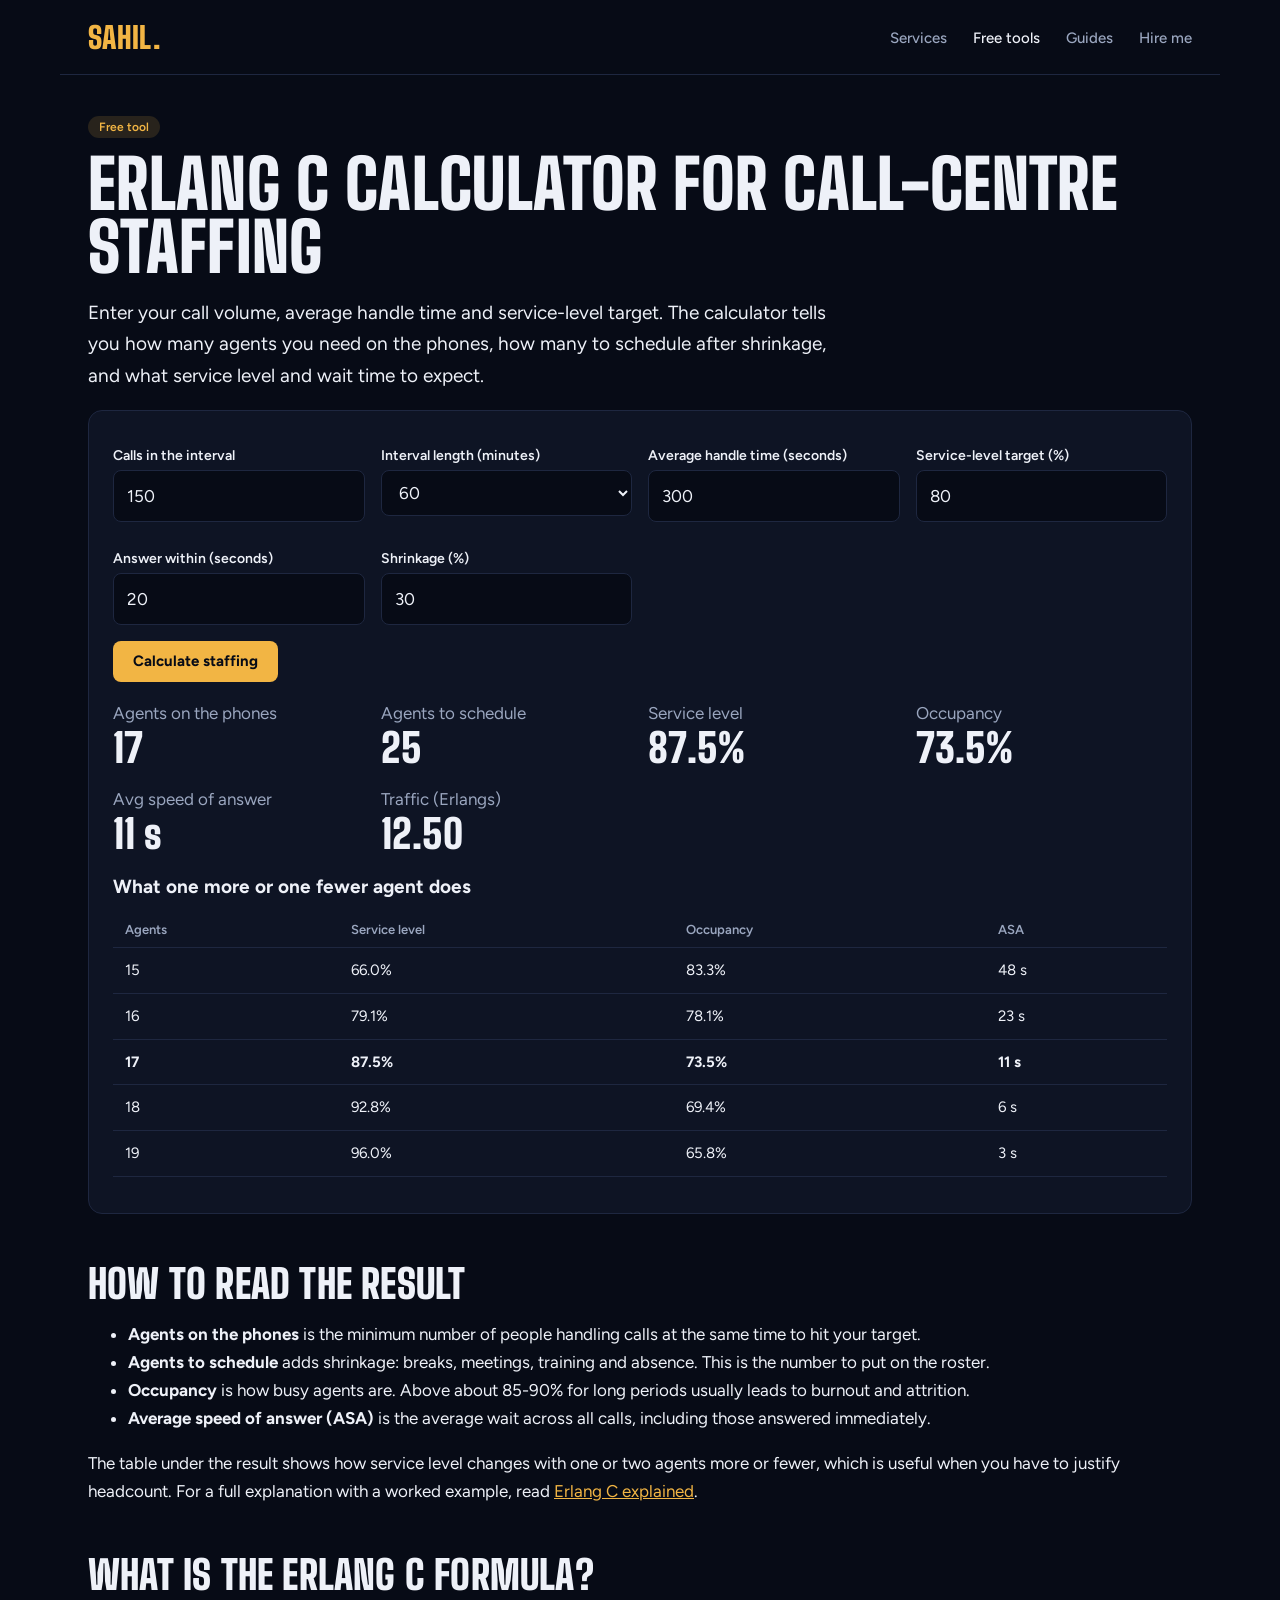
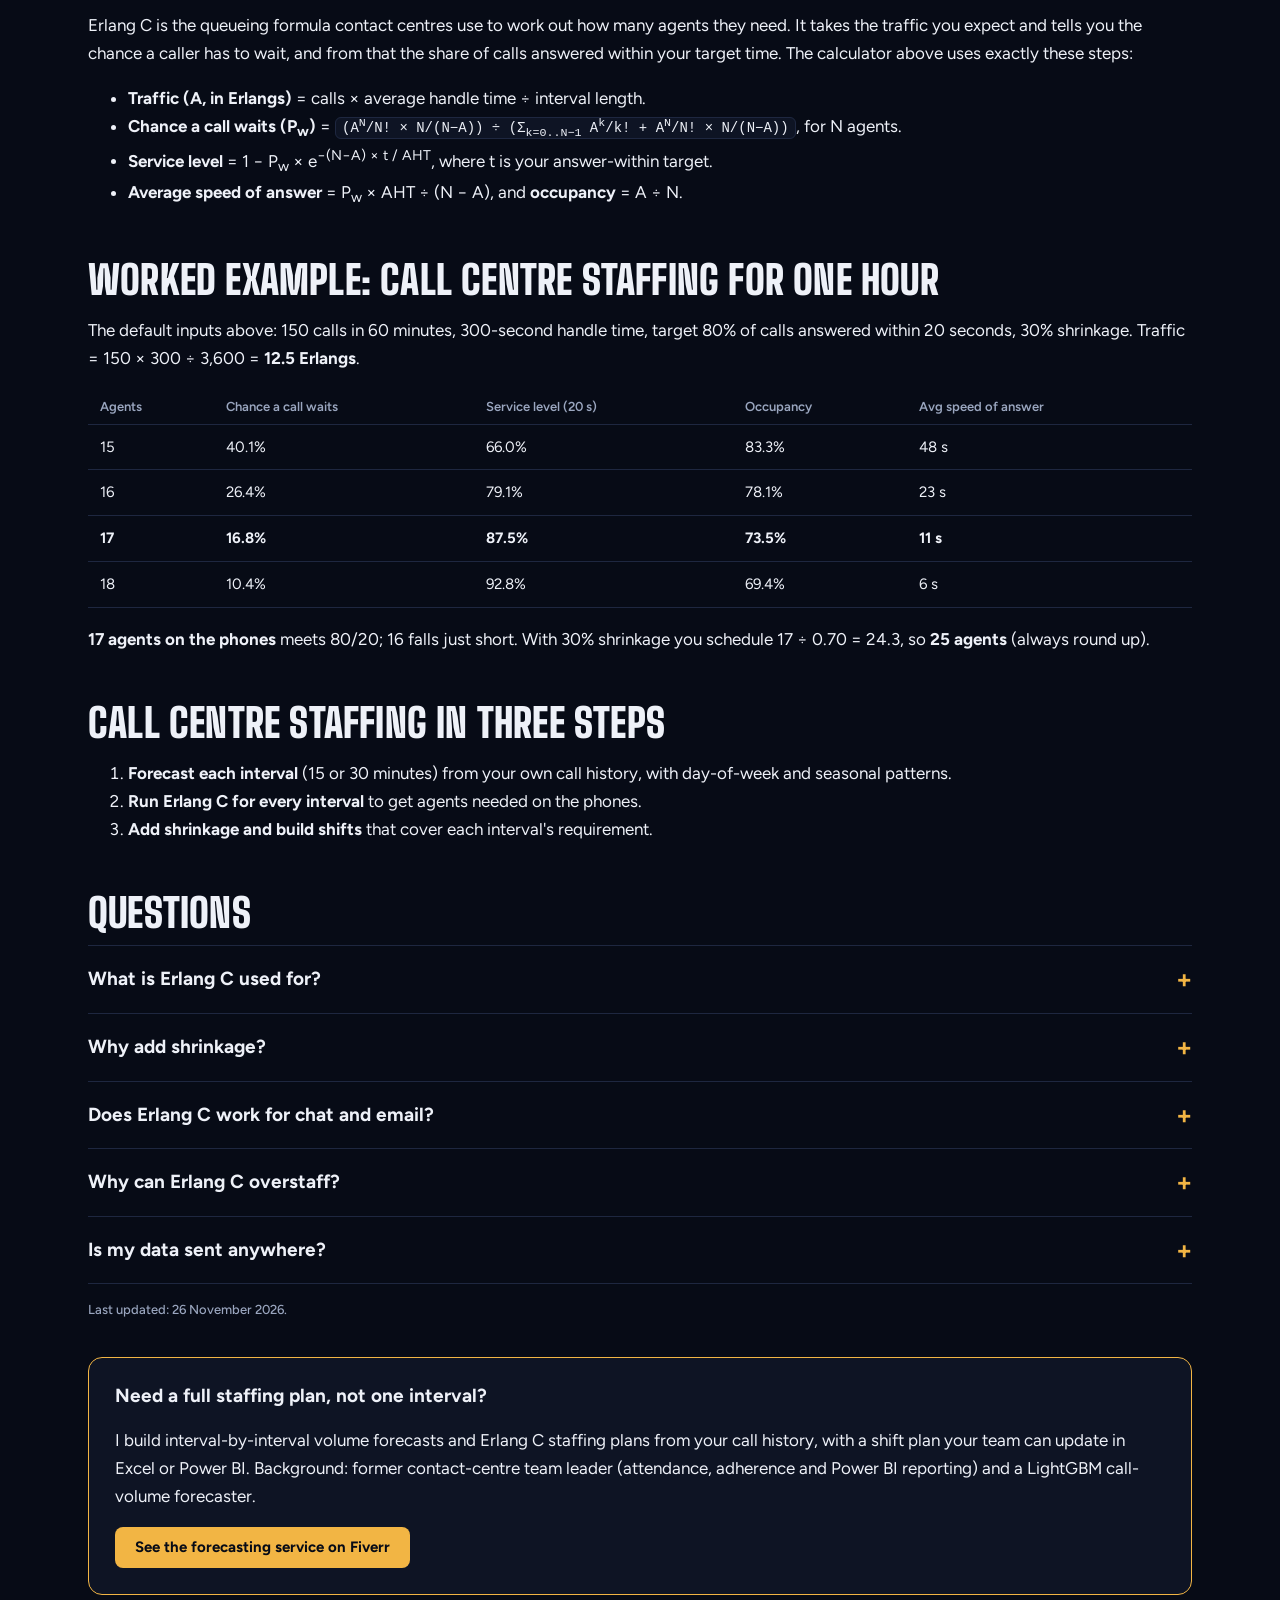
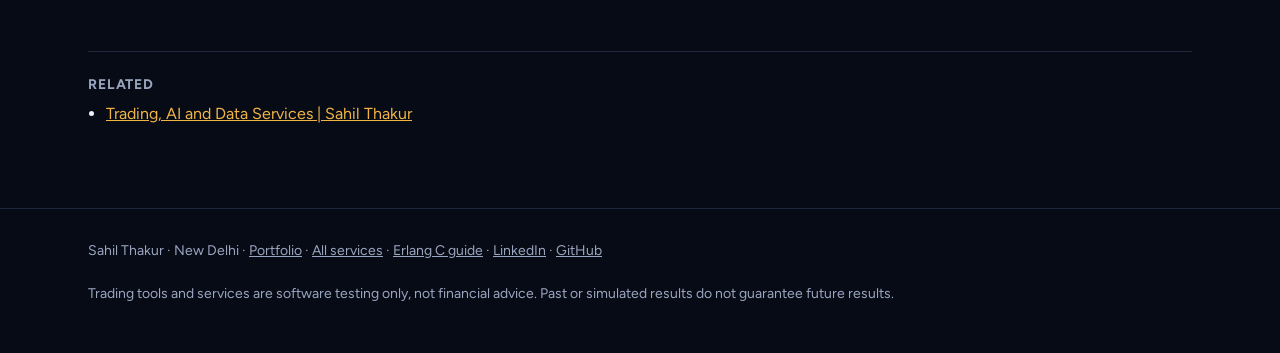
<file: tools/erlang-c-calculator/index.html>
<!DOCTYPE html>
<html lang="en">
<head>
<meta charset="utf-8"><meta name="viewport" content="width=device-width, initial-scale=1">
<title>Free Erlang C Calculator for call-centre staffing</title>
<meta name="description" content="Free Erlang C calculator: enter calls, handle time and a service-level target to get agents needed, staff with shrinkage, occupancy and answer speed.">
<link rel="canonical" href="https://sarru991.github.io/tools/erlang-c-calculator/">
<meta property="og:title" content="Free Erlang C Calculator for call-centre staffing">
<meta property="og:description" content="Free Erlang C calculator: enter calls, handle time and a service-level target to get agents needed, staff with shrinkage, occupancy and answer speed.">
<meta property="og:type" content="website">
<meta property="og:url" content="https://sarru991.github.io/tools/erlang-c-calculator/">
<meta property="og:site_name" content="Sahil Thakur">
<link rel="preload" href="/assets/fonts/big-shoulders-display-latin.woff2" as="font" type="font/woff2" crossorigin>
<link rel="preload" href="/assets/fonts/figtree-latin.woff2" as="font" type="font/woff2" crossorigin>
<link rel="stylesheet" href="/assets/services.css">
<script type="application/ld+json">{"@context": "https://schema.org", "@type": "WebApplication", "name": "Free Erlang C Calculator for call-centre staffing", "description": "Free Erlang C calculator: enter calls, handle time and a service-level target to get agents needed, staff with shrinkage, occupancy and answer speed.", "url": "https://sarru991.github.io/tools/erlang-c-calculator/", "inLanguage": "en", "author": {"@type": "Person", "name": "Sahil Thakur"}, "applicationCategory": "BusinessApplication", "operatingSystem": "Any", "offers": {"@type": "Offer", "price": "0", "priceCurrency": "USD"}}</script>
<script type="application/ld+json">{"@context": "https://schema.org", "@type": "FAQPage", "name": "Questions: Free Erlang C Calculator for call-centre staffing", "url": "https://sarru991.github.io/tools/erlang-c-calculator/", "mainEntity": [{"@type": "Question", "name": "What is Erlang C used for?", "acceptedAnswer": {"@type": "Answer", "text": "To find the minimum number of agents that answers a target share of calls within a target time, for one queue and one interval, given the calls you expect and how long they take."}}, {"@type": "Question", "name": "Why add shrinkage?", "acceptedAnswer": {"@type": "Answer", "text": "Erlang C gives the people needed on the phones at the same time. Breaks, meetings, training and absence take paid time away, so you schedule more: on the phones ÷ (1 − shrinkage)."}}, {"@type": "Question", "name": "Does Erlang C work for chat and email?", "acceptedAnswer": {"@type": "Answer", "text": "Not directly. It assumes one inbound queue where each agent handles one contact at a time. Chats handled several at once, and email backlogs, need other methods."}}, {"@type": "Question", "name": "Why can Erlang C overstaff?", "acceptedAnswer": {"@type": "Answer", "text": "It assumes nobody hangs up. When many callers abandon, the real queue is shorter than the formula expects, so it can show slightly more agents than you need. Erlang A models abandonment."}}, {"@type": "Question", "name": "Is my data sent anywhere?", "acceptedAnswer": {"@type": "Answer", "text": "No. The calculator runs in your browser; nothing you type is sent or stored."}}]}</script>
</head>
<body class="layout-page">
<header class="wrap nav">
  <a class="logo" href="/">SAHIL.</a>
  <nav><a class="keep" href="/services/">Services</a><a href="/services/#tools" aria-current="page">Free tools</a><a href="/guides/ea-works-in-backtest-fails-live/">Guides</a><a class="keep" href="https://www.fiverr.com/sarrugaming" rel="nofollow">Hire me</a></nav>
</header>
<main class="wrap page">
<span class="pill">Free tool</span>
<h1>Erlang C calculator for call-centre staffing</h1>
<p class="lead">Enter your call volume, average handle time and service-level target. The calculator tells you how many agents you need on the phones, how many to schedule after shrinkage, and what service level and wait time to expect.</p>

<div class="card">
  <div class="grid">
    <div><label for="calls">Calls in the interval</label><input id="calls" type="number" value="150" min="0"></div>
    <div><label for="interval">Interval length (minutes)</label><select id="interval"><option>15</option><option>30</option><option selected>60</option></select></div>
    <div><label for="aht">Average handle time (seconds)</label><input id="aht" type="number" value="300" min="1"></div>
    <div><label for="sl">Service-level target (%)</label><input id="sl" type="number" value="80" min="1" max="99"></div>
    <div><label for="t">Answer within (seconds)</label><input id="t" type="number" value="20" min="1"></div>
    <div><label for="shrink">Shrinkage (%)</label><input id="shrink" type="number" value="30" min="0" max="90"></div>
  </div>
  <p style="margin-top:16px"><button onclick="calc()">Calculate staffing</button></p>
  <div id="out" class="grid" style="margin-top:10px"></div>
  <div id="tbl"></div>
</div>

<h2>How to read the result</h2>
<ul>
  <li><b>Agents on the phones</b> is the minimum number of people handling calls at the same time to hit your target.</li>
  <li><b>Agents to schedule</b> adds shrinkage: breaks, meetings, training and absence. This is the number to put on the roster.</li>
  <li><b>Occupancy</b> is how busy agents are. Above about 85-90% for long periods usually leads to burnout and attrition.</li>
  <li><b>Average speed of answer (ASA)</b> is the average wait across all calls, including those answered immediately.</li>
</ul>
<p>The table under the result shows how service level changes with one or two agents more or fewer, which is useful when you have to justify headcount. For a full explanation with a worked example, read <a href="/guides/erlang-c-explained/">Erlang C explained</a>.</p>


<h2>What is the Erlang C formula?</h2>
<p>Erlang C is the queueing formula contact centres use to work out how many agents they need. It takes the traffic
  you expect and tells you the chance a caller has to wait, and from that the share of calls answered within your
  target time. The calculator above uses exactly these steps:</p>
<ul>
  <li><b>Traffic (A, in Erlangs)</b> = calls &times; average handle time &divide; interval length.</li>
  <li><b>Chance a call waits (P<sub>w</sub>)</b> = <code>(A<sup>N</sup>/N! &times; N/(N&minus;A)) &divide; (&Sigma;<sub>k=0..N&minus;1</sub> A<sup>k</sup>/k! + A<sup>N</sup>/N! &times; N/(N&minus;A))</code>, for N agents.</li>
  <li><b>Service level</b> = 1 &minus; P<sub>w</sub> &times; e<sup>&minus;(N&minus;A) &times; t / AHT</sup>, where t is your answer-within target.</li>
  <li><b>Average speed of answer</b> = P<sub>w</sub> &times; AHT &divide; (N &minus; A), and <b>occupancy</b> = A &divide; N.</li>
</ul>

<h2>Worked example: call centre staffing for one hour</h2>
<p>The default inputs above: 150 calls in 60 minutes, 300-second handle time, target 80% of calls answered within
  20 seconds, 30% shrinkage. Traffic = 150 &times; 300 &divide; 3,600 = <b>12.5 Erlangs</b>.</p>
<table>
  <tr><th>Agents</th><th>Chance a call waits</th><th>Service level (20 s)</th><th>Occupancy</th><th>Avg speed of answer</th></tr>
  <tr><td>15</td><td>40.1%</td><td>66.0%</td><td>83.3%</td><td>48 s</td></tr>
  <tr><td>16</td><td>26.4%</td><td>79.1%</td><td>78.1%</td><td>23 s</td></tr>
  <tr><td><b>17</b></td><td><b>16.8%</b></td><td><b>87.5%</b></td><td><b>73.5%</b></td><td><b>11 s</b></td></tr>
  <tr><td>18</td><td>10.4%</td><td>92.8%</td><td>69.4%</td><td>6 s</td></tr>
</table>
<p><b>17 agents on the phones</b> meets 80/20; 16 falls just short. With 30% shrinkage you schedule
  17 &divide; 0.70 = 24.3, so <b>25 agents</b> (always round up).</p>

<h2>Call centre staffing in three steps</h2>
<ol>
  <li><b>Forecast each interval</b> (15 or 30 minutes) from your own call history, with day-of-week and seasonal patterns.</li>
  <li><b>Run Erlang C for every interval</b> to get agents needed on the phones.</li>
  <li><b>Add shrinkage and build shifts</b> that cover each interval's requirement.</li>
</ol>

<h2>Questions</h2>
<details><summary>What is Erlang C used for?</summary><p>To find the minimum number of agents that answers a target share
  of calls within a target time, for one queue and one interval, given the calls you expect and how long they take.</p></details>
<details><summary>Why add shrinkage?</summary><p>Erlang C gives the people needed on the phones at the same time.
  Breaks, meetings, training and absence take paid time away, so you schedule more: on the phones &divide; (1 &minus; shrinkage).</p></details>
<details><summary>Does Erlang C work for chat and email?</summary><p>Not directly. It assumes one inbound queue where each
  agent handles one contact at a time. Chats handled several at once, and email backlogs, need other methods.</p></details>
<details><summary>Why can Erlang C overstaff?</summary><p>It assumes nobody hangs up. When many callers abandon, the real
  queue is shorter than the formula expects, so it can show slightly more agents than you need. Erlang A models abandonment.</p></details>
<details><summary>Is my data sent anywhere?</summary><p>No. The calculator runs in your browser; nothing you type is sent
  or stored.</p></details>
<p class="note">Last updated: 26 November 2026.</p>

<div class="cta">
  <h3>Need a full staffing plan, not one interval?</h3>
  <p>I build interval-by-interval volume forecasts and Erlang C staffing plans from your call history, with a shift plan your team can update in Excel or Power BI. Background: former contact-centre team leader (attendance, adherence and Power BI reporting) and a LightGBM call-volume forecaster.</p>
  <a class="btn" href="https://www.fiverr.com/sarrugaming" rel="nofollow">See the forecasting service on Fiverr</a>
</div>

<script>
function erlangC(n, a) { if (n <= a) return 1; let term = 1, sum = 0; for (let k = 0; k < n; k++) { if (k > 0) term *= a / k; sum += term; } const top = term * a / n * n / (n - a); return top / (sum + top); }
function sl(n, a, aht, t) { return 1 - erlangC(n, a) * Math.exp(-(n - a) * t / aht); }
function asa(n, a, aht) { return erlangC(n, a) * aht / (n - a); }
function calc() {
  const calls = +document.getElementById('calls').value, iv = +document.getElementById('interval').value * 60;
  const aht = +document.getElementById('aht').value, target = +document.getElementById('sl').value / 100;
  const t = +document.getElementById('t').value, shrink = +document.getElementById('shrink').value / 100;
  const out = document.getElementById('out'), tbl = document.getElementById('tbl');
  if (calls <= 0 || aht <= 0) { out.innerHTML = '<p class="bad">Enter calls and handle time above zero.</p>'; tbl.innerHTML = ''; return; }
  const a = calls * aht / iv; let n = Math.max(1, Math.ceil(a)); while (sl(n, a, aht, t) < target && n < 2000) n++;
  const sched = Math.ceil(n / (1 - shrink));
  const box = (lab, val) => `<div><div class="muted">${lab}</div><div class="result">${val}</div></div>`;
  out.innerHTML = box('Agents on the phones', n) + box('Agents to schedule', sched) +
    box('Service level', (sl(n, a, aht, t) * 100).toFixed(1) + '%') + box('Occupancy', (a / n * 100).toFixed(1) + '%') +
    box('Avg speed of answer', asa(n, a, aht).toFixed(0) + ' s') + box('Traffic (Erlangs)', a.toFixed(2));
  let rows = '';
  for (let k = Math.max(Math.ceil(a + 0.0001), n - 2); k <= n + 2; k++) {
    rows += `<tr${k === n ? ' style="font-weight:700"' : ''}><td>${k}</td><td>${(sl(k, a, aht, t) * 100).toFixed(1)}%</td><td>${(a / k * 100).toFixed(1)}%</td><td>${asa(k, a, aht).toFixed(0)} s</td></tr>`;
  }
  tbl.innerHTML = `<h3 style="margin-top:20px">What one more or one fewer agent does</h3><table><tr><th>Agents</th><th>Service level</th><th>Occupancy</th><th>ASA</th></tr>${rows}</table>`;
}
calc();
</script>

<aside class="related"><h2>Related</h2><ul>
  <li><a href="/services/">Trading, AI and Data Services | Sahil Thakur</a></li>
</ul></aside>

</main>
<footer><div class="wrap"><span>Sahil Thakur · New Delhi · <a href="/">Portfolio</a> · <a href="/services/">All services</a> · <a href="/guides/erlang-c-explained/">Erlang C guide</a> · <a href="https://www.linkedin.com/in/sahil-thakur-mql">LinkedIn</a> · <a href="https://github.com/Sarru991">GitHub</a></span><span>Trading tools and services are software testing only, not financial advice. Past or simulated results do not guarantee future results.</span></div></footer>
</body>
</html>
</file>
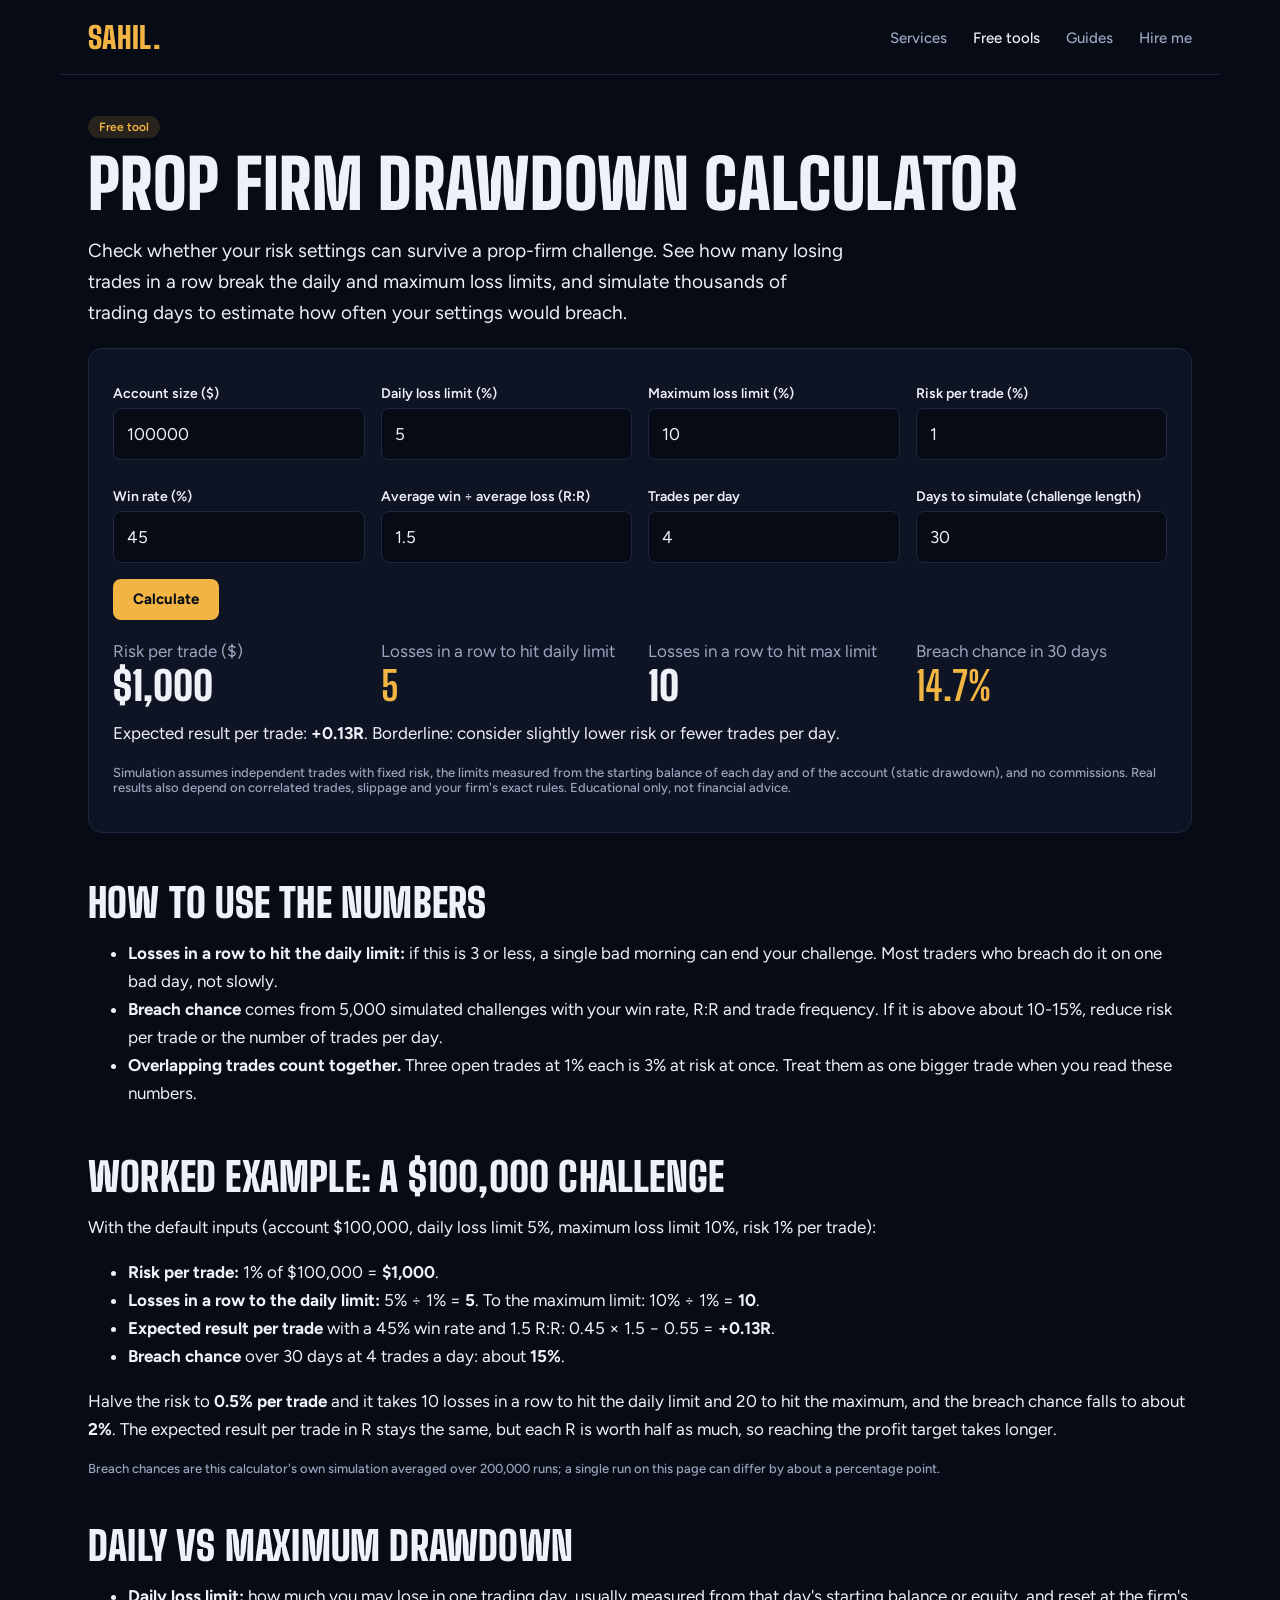
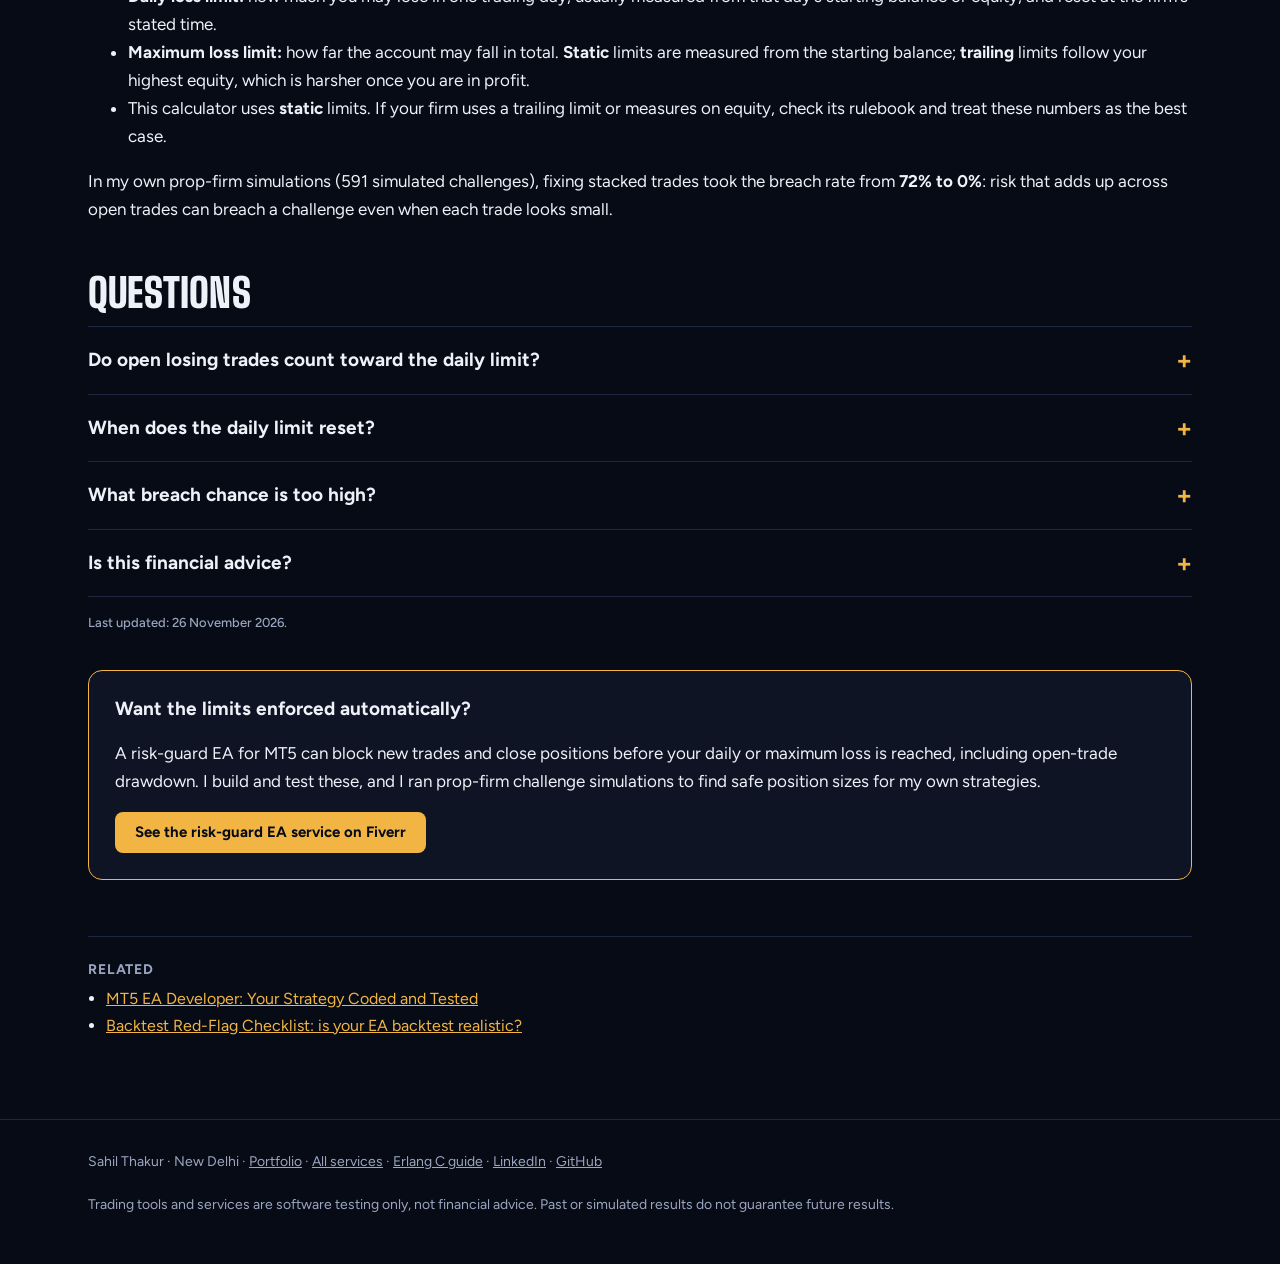
<file: tools/prop-firm-drawdown-calculator/index.html>
<!DOCTYPE html>
<html lang="en">
<head>
<meta charset="utf-8"><meta name="viewport" content="width=device-width, initial-scale=1">
<title>Prop Firm Drawdown Calculator: daily loss and risk per trade</title>
<meta name="description" content="Free prop-firm drawdown calculator: how many losing trades break your daily and max loss limits, and how often your risk settings breach a challenge.">
<link rel="canonical" href="https://sarru991.github.io/tools/prop-firm-drawdown-calculator/">
<meta property="og:title" content="Prop Firm Drawdown Calculator: daily loss and risk per trade">
<meta property="og:description" content="Free prop-firm drawdown calculator: how many losing trades break your daily and max loss limits, and how often your risk settings breach a challenge.">
<meta property="og:type" content="website">
<meta property="og:url" content="https://sarru991.github.io/tools/prop-firm-drawdown-calculator/">
<meta property="og:site_name" content="Sahil Thakur">
<link rel="preload" href="/assets/fonts/big-shoulders-display-latin.woff2" as="font" type="font/woff2" crossorigin>
<link rel="preload" href="/assets/fonts/figtree-latin.woff2" as="font" type="font/woff2" crossorigin>
<link rel="stylesheet" href="/assets/services.css">
<script type="application/ld+json">{"@context": "https://schema.org", "@type": "WebApplication", "name": "Prop Firm Drawdown Calculator: daily loss and risk per trade", "description": "Free prop-firm drawdown calculator: how many losing trades break your daily and max loss limits, and how often your risk settings breach a challenge.", "url": "https://sarru991.github.io/tools/prop-firm-drawdown-calculator/", "inLanguage": "en", "author": {"@type": "Person", "name": "Sahil Thakur"}, "applicationCategory": "BusinessApplication", "operatingSystem": "Any", "offers": {"@type": "Offer", "price": "0", "priceCurrency": "USD"}}</script>
<script type="application/ld+json">{"@context": "https://schema.org", "@type": "FAQPage", "name": "Questions: Prop Firm Drawdown Calculator: daily loss and risk per trade", "url": "https://sarru991.github.io/tools/prop-firm-drawdown-calculator/", "mainEntity": [{"@type": "Question", "name": "Do open losing trades count toward the daily limit?", "acceptedAnswer": {"@type": "Answer", "text": "At many firms, yes: when the limit is measured on equity, floating losses count. This calculator counts each losing trade's full loss, so treat open trades as already lost when you read it."}}, {"@type": "Question", "name": "When does the daily limit reset?", "acceptedAnswer": {"@type": "Answer", "text": "At the reset time your firm states, often in a specific time zone. Check it in the firm's rules before you trade near the reset."}}, {"@type": "Question", "name": "What breach chance is too high?", "acceptedAnswer": {"@type": "Answer", "text": "If the breach chance is above about 10-15%, reduce risk per trade or the number of trades per day, and run the calculator again."}}, {"@type": "Question", "name": "Is this financial advice?", "acceptedAnswer": {"@type": "Answer", "text": "No. It is an educational tool; results depend on your strategy, correlated trades, slippage and your firm's exact rules."}}]}</script>
</head>
<body class="layout-page">
<header class="wrap nav">
  <a class="logo" href="/">SAHIL.</a>
  <nav><a class="keep" href="/services/">Services</a><a href="/services/#tools" aria-current="page">Free tools</a><a href="/guides/ea-works-in-backtest-fails-live/">Guides</a><a class="keep" href="https://www.fiverr.com/sarrugaming" rel="nofollow">Hire me</a></nav>
</header>
<main class="wrap page">
<span class="pill">Free tool</span>
<h1>Prop firm drawdown calculator</h1>
<p class="lead">Check whether your risk settings can survive a prop-firm challenge. See how many losing trades in a row break the daily and maximum loss limits, and simulate thousands of trading days to estimate how often your settings would breach.</p>

<div class="card">
  <div class="grid">
    <div><label for="acct">Account size ($)</label><input id="acct" type="number" value="100000"></div>
    <div><label for="daily">Daily loss limit (%)</label><input id="daily" type="number" value="5" step="0.1"></div>
    <div><label for="maxl">Maximum loss limit (%)</label><input id="maxl" type="number" value="10" step="0.1"></div>
    <div><label for="risk">Risk per trade (%)</label><input id="risk" type="number" value="1" step="0.05"></div>
    <div><label for="wr">Win rate (%)</label><input id="wr" type="number" value="45"></div>
    <div><label for="rr">Average win ÷ average loss (R:R)</label><input id="rr" type="number" value="1.5" step="0.1"></div>
    <div><label for="tpd">Trades per day</label><input id="tpd" type="number" value="4"></div>
    <div><label for="days">Days to simulate (challenge length)</label><input id="days" type="number" value="30"></div>
  </div>
  <p style="margin-top:16px"><button onclick="run()">Calculate</button></p>
  <div id="res" class="grid"></div>
  <p id="advice" style="margin-top:12px"></p>
  <p class="note">Simulation assumes independent trades with fixed risk, the limits measured from the starting balance of each day and of the account (static drawdown), and no commissions. Real results also depend on correlated trades, slippage and your firm's exact rules. Educational only, not financial advice.</p>
</div>

<h2>How to use the numbers</h2>
<ul>
  <li><b>Losses in a row to hit the daily limit:</b> if this is 3 or less, a single bad morning can end your challenge. Most traders who breach do it on one bad day, not slowly.</li>
  <li><b>Breach chance</b> comes from 5,000 simulated challenges with your win rate, R:R and trade frequency. If it is above about 10-15%, reduce risk per trade or the number of trades per day.</li>
  <li><b>Overlapping trades count together.</b> Three open trades at 1% each is 3% at risk at once. Treat them as one bigger trade when you read these numbers.</li>
</ul>


<h2>Worked example: a $100,000 challenge</h2>
<p>With the default inputs (account $100,000, daily loss limit 5%, maximum loss limit 10%, risk 1% per trade):</p>
<ul>
  <li><b>Risk per trade:</b> 1% of $100,000 = <b>$1,000</b>.</li>
  <li><b>Losses in a row to the daily limit:</b> 5% &divide; 1% = <b>5</b>. To the maximum limit: 10% &divide; 1% = <b>10</b>.</li>
  <li><b>Expected result per trade</b> with a 45% win rate and 1.5 R:R: 0.45 &times; 1.5 &minus; 0.55 = <b>+0.13R</b>.</li>
  <li><b>Breach chance</b> over 30 days at 4 trades a day: about <b>15%</b>.</li>
</ul>
<p>Halve the risk to <b>0.5% per trade</b> and it takes 10 losses in a row to hit the daily limit and 20 to hit the
  maximum, and the breach chance falls to about <b>2%</b>. The expected result per trade in R stays the same, but each R
  is worth half as much, so reaching the profit target takes longer.</p>
<p class="note">Breach chances are this calculator's own simulation averaged over 200,000 runs; a single run on this page
  can differ by about a percentage point.</p>

<h2>Daily vs maximum drawdown</h2>
<ul>
  <li><b>Daily loss limit:</b> how much you may lose in one trading day, usually measured from that day's starting
    balance or equity, and reset at the firm's stated time.</li>
  <li><b>Maximum loss limit:</b> how far the account may fall in total. <b>Static</b> limits are measured from the
    starting balance; <b>trailing</b> limits follow your highest equity, which is harsher once you are in profit.</li>
  <li>This calculator uses <b>static</b> limits. If your firm uses a trailing limit or measures on equity, check its
    rulebook and treat these numbers as the best case.</li>
</ul>
<p>In my own prop-firm simulations (591 simulated challenges), fixing stacked trades took the breach rate from
  <b>72% to 0%</b>: risk that adds up across open trades can breach a challenge even when each trade looks small.</p>

<h2>Questions</h2>
<details><summary>Do open losing trades count toward the daily limit?</summary><p>At many firms, yes: when the limit is
  measured on equity, floating losses count. This calculator counts each losing trade's full loss, so treat open trades
  as already lost when you read it.</p></details>
<details><summary>When does the daily limit reset?</summary><p>At the reset time your firm states, often in a specific
  time zone. Check it in the firm's rules before you trade near the reset.</p></details>
<details><summary>What breach chance is too high?</summary><p>If the breach chance is above about 10-15%, reduce risk per
  trade or the number of trades per day, and run the calculator again.</p></details>
<details><summary>Is this financial advice?</summary><p>No. It is an educational tool; results depend on your strategy,
  correlated trades, slippage and your firm's exact rules.</p></details>
<p class="note">Last updated: 26 November 2026.</p>

<div class="cta">
  <h3>Want the limits enforced automatically?</h3>
  <p>A risk-guard EA for MT5 can block new trades and close positions before your daily or maximum loss is reached, including open-trade drawdown. I build and test these, and I ran prop-firm challenge simulations to find safe position sizes for my own strategies.</p>
  <a class="btn" href="https://www.fiverr.com/sarrugaming/build-an-automated-trading-algorithm-ea-for-your-strategy" rel="nofollow">See the risk-guard EA service on Fiverr</a>
</div>

<script>
function run() {
  const g = id => +document.getElementById(id).value;
  const acct = g('acct'), daily = g('daily'), maxl = g('maxl'), risk = g('risk'), wr = g('wr') / 100, rr = g('rr'), tpd = Math.max(1, Math.round(g('tpd'))), days = Math.max(1, Math.round(g('days')));
  if (risk <= 0) return;
  const toDaily = Math.ceil(daily / risk - 1e-9), toMax = Math.ceil(maxl / risk - 1e-9);
  let breach = 0; const N = 5000;
  for (let s = 0; s < N; s++) {
    let eq = 0, failed = false;
    for (let d = 0; d < days && !failed; d++) {
      let day = 0;
      for (let k = 0; k < tpd; k++) {
        day += Math.random() < wr ? risk * rr : -risk;
        if (day <= -daily) { failed = true; break; }
        if (eq + day <= -maxl) { failed = true; break; }
      }
      eq += day;
      if (eq <= -maxl) failed = true;
    }
    if (failed) breach++;
  }
  const box = (l, v, cls) => `<div><div class="muted">${l}</div><div class="result ${cls || ''}">${v}</div></div>`;
  const pct = breach / N * 100;
  document.getElementById('res').innerHTML =
    box('Risk per trade ($)', '$' + (acct * risk / 100).toLocaleString()) +
    box('Losses in a row to hit daily limit', toDaily, toDaily <= 3 ? 'bad' : (toDaily <= 5 ? 'warn' : 'ok')) +
    box('Losses in a row to hit max limit', toMax) +
    box(`Breach chance in ${days} days`, pct.toFixed(1) + '%', pct > 15 ? 'bad' : (pct > 5 ? 'warn' : 'ok'));
  const ev = wr * rr - (1 - wr);
  let adv = `Expected result per trade: <b>${ev >= 0 ? '+' : ''}${ev.toFixed(2)}R</b>. `;
  if (ev <= 0) adv += '<span class="bad">With this win rate and R:R the strategy loses on average, so no position size will reliably pass.</span> ';
  if (pct > 15) adv += `Try risk per trade of ${(risk / 2).toFixed(2)}% and run again.`;
  else if (pct > 5) adv += 'Borderline: consider slightly lower risk or fewer trades per day.';
  else adv += 'These settings look survivable in the simulation, but watch overlapping trades.';
  document.getElementById('advice').innerHTML = adv;
}
run();
</script>

<aside class="related"><h2>Related</h2><ul>
  <li><a href="/services/mt5-ea-developer/">MT5 EA Developer: Your Strategy Coded and Tested</a></li>
  <li><a href="/tools/backtest-red-flag-checklist/">Backtest Red-Flag Checklist: is your EA backtest realistic?</a></li>
</ul></aside>

</main>
<footer><div class="wrap"><span>Sahil Thakur · New Delhi · <a href="/">Portfolio</a> · <a href="/services/">All services</a> · <a href="/guides/erlang-c-explained/">Erlang C guide</a> · <a href="https://www.linkedin.com/in/sahil-thakur-mql">LinkedIn</a> · <a href="https://github.com/Sarru991">GitHub</a></span><span>Trading tools and services are software testing only, not financial advice. Past or simulated results do not guarantee future results.</span></div></footer>
</body>
</html>
</file>
<file: assets/services.css>
/* Fonts hosted on this site (SIL Open Font License): Big Shoulders Display and Figtree, Latin and Latin Extended. */
@font-face{font-family:'Big Shoulders Display';font-style:normal;font-weight:700 900;font-display:swap;src:url(/assets/fonts/big-shoulders-display-latin-ext.woff2) format('woff2');unicode-range:U+0100-02BA, U+02BD-02C5, U+02C7-02CC, U+02CE-02D7, U+02DD-02FF, U+0304, U+0308, U+0329, U+1D00-1DBF, U+1E00-1E9F, U+1EF2-1EFF, U+2020, U+20A0-20AB, U+20AD-20C4, U+2113, U+2C60-2C7F, U+A720-A7FF}
@font-face{font-family:'Big Shoulders Display';font-style:normal;font-weight:700 900;font-display:swap;src:url(/assets/fonts/big-shoulders-display-latin.woff2) format('woff2');unicode-range:U+0000-00FF, U+0131, U+0152-0153, U+02BB-02BC, U+02C6, U+02DA, U+02DC, U+0304, U+0308, U+0329, U+2000-206F, U+20AC, U+2122, U+2191, U+2193, U+2212, U+2215, U+FEFF, U+FFFD}
@font-face{font-family:'Figtree';font-style:normal;font-weight:400 700;font-display:swap;src:url(/assets/fonts/figtree-latin-ext.woff2) format('woff2');unicode-range:U+0100-02BA, U+02BD-02C5, U+02C7-02CC, U+02CE-02D7, U+02DD-02FF, U+0304, U+0308, U+0329, U+1D00-1DBF, U+1E00-1E9F, U+1EF2-1EFF, U+2020, U+20A0-20AB, U+20AD-20C4, U+2113, U+2C60-2C7F, U+A720-A7FF}
@font-face{font-family:'Figtree';font-style:normal;font-weight:400 700;font-display:swap;src:url(/assets/fonts/figtree-latin.woff2) format('woff2');unicode-range:U+0000-00FF, U+0131, U+0152-0153, U+02BB-02BC, U+02C6, U+02DA, U+02DC, U+0304, U+0308, U+0329, U+2000-206F, U+20AC, U+2122, U+2191, U+2193, U+2212, U+2215, U+FEFF, U+FFFD}

/* ---- Design services-elite (Sahil's approved design, 26 Nov 2026), unchanged ---- */
:root{
  --bg:#070B16;      /* portfolio navy */
  --raise:#0E1424;   /* panels */
  --line:#1E2740;
  --ink:#EEF1F8;
  --mute:#9AA6BF;
  --gold:#F2B544;    /* portfolio accent */
  --blue:#4C8DF0;    /* chart blue from the portfolio */
  --red:#E8735A;
  --display:"Big Shoulders Display","Arial Narrow",Impact,sans-serif;
  --text:"Figtree","Segoe UI",system-ui,sans-serif;
}
*{box-sizing:border-box}
body{margin:0;background:var(--bg);color:var(--ink);font:400 17px/1.65 var(--text);-webkit-font-smoothing:antialiased}
a{color:inherit}
:focus-visible{outline:3px solid var(--gold);outline-offset:3px;border-radius:4px}
.wrap{max-width:1160px;margin:0 auto;padding:0 28px}
.nav{display:flex;align-items:center;justify-content:space-between;padding-block:22px;border-bottom:1px solid var(--line)}
.logo{font:900 30px/1 var(--display);color:var(--gold);text-decoration:none;letter-spacing:.01em}
.nav nav a{font:500 15px var(--text);color:var(--mute);text-decoration:none;margin-left:26px}
.nav nav a:hover,.nav nav a[aria-current]{color:var(--ink)}
.btn{display:inline-flex;align-items:center;gap:10px;font:600 16px/1 var(--text);text-decoration:none;border-radius:8px;padding:15px 22px}
.btn-light{background:var(--ink);color:var(--bg)}
.btn-light:hover{background:#fff}
.btn-ghost{background:#1A2236;color:var(--ink)}
.btn-ghost:hover{background:#232D46}
h1,h2,.display{font-family:var(--display);font-weight:900;text-transform:uppercase;letter-spacing:.005em;line-height:.92;margin:0}
h1{font-size:clamp(56px,8.4vw,112px)}
h2{font-size:clamp(40px,5vw,64px);margin-bottom:18px}
.lede{font-size:20px;line-height:1.6;max-width:34em;margin:26px 0 30px}
.mute{color:var(--mute)}
.ctas{display:flex;flex-wrap:wrap;gap:12px}
section{padding-block:96px}

/* hero */
.hero{display:grid;grid-template-columns:1.15fr 1fr;gap:56px;align-items:center;padding-block:72px 88px}
.bench{margin:0;background:var(--raise);border:1px solid var(--line);border-radius:14px;padding:30px 32px 24px}
.bench h3{font:600 15px var(--text);margin:0 0 22px;color:var(--mute)}
.bar-row{display:grid;grid-template-columns:150px 1fr;gap:16px;align-items:center;margin:0 0 18px}
.bar-row b{font:900 44px/1 var(--display)}
.bar-row span{display:block;font:500 13px var(--text);color:var(--mute);margin-top:4px}
.track{position:relative;height:38px}
.track::before{content:"";position:absolute;left:30%;top:-6px;bottom:-6px;border-left:1px dashed var(--mute)}
.fill{position:absolute;top:4px;height:30px}
.fill.bug{left:30%;width:63%;background:var(--red);border-radius:0 4px 4px 0}
.fill.fix{right:70%;width:22.4%;background:var(--blue);border-radius:4px 0 0 4px}
.axis{position:relative;height:18px;font:500 12px var(--text);color:var(--mute)}
.axis span{position:absolute;transform:translateX(-50%)}
.bench figcaption{font:500 13px/1.5 var(--text);color:var(--mute);border-top:1px solid var(--line);padding-top:14px;margin-top:22px}
@media (prefers-reduced-motion:no-preference){
  .fill.bug{animation:grow .9s cubic-bezier(.2,.7,.2,1) .2s both}
  .fill.fix{animation:grow .9s cubic-bezier(.2,.7,.2,1) 1.1s both}
  @keyframes grow{from{width:0}}
}

/* service index: rows, not cards */
.svc{display:grid;grid-template-columns:1.1fr 1.6fr auto;gap:32px;align-items:center;padding:30px 0;border-top:1px solid var(--line);text-decoration:none}
.svc:last-child{border-bottom:1px solid var(--line)}
.svc .name{font:900 clamp(30px,3.4vw,44px)/.95 var(--display);text-transform:uppercase}
.svc p{margin:0;color:var(--mute)}
.svc .price{font:600 15px var(--text);white-space:nowrap;text-align:right}
.svc .price em{display:block;font-style:normal;color:var(--gold);font-size:22px}
.svc:hover .name{color:var(--gold)}
.also{display:flex;flex-wrap:wrap;gap:12px;margin-top:28px}
.also a{border:1px solid var(--line);border-radius:999px;padding:10px 18px;text-decoration:none;font:500 15px var(--text);color:var(--mute)}
.also a:hover{color:var(--ink);border-color:var(--mute)}
.note{font:500 13px var(--text);color:var(--mute);margin-top:18px}

/* free tools */
.tools{display:grid;grid-template-columns:repeat(3,1fr);gap:20px;margin-top:36px}
.tool{background:var(--raise);border:1px solid var(--line);border-radius:14px;padding:26px;text-decoration:none;display:flex;flex-direction:column;gap:10px;min-height:190px}
.tool .k{font:600 13px var(--text);color:var(--gold)}
.tool h3{font:900 28px/1 var(--display);text-transform:uppercase;margin:0}
.tool p{margin:0;color:var(--mute);font-size:16px}
.tool:hover{border-color:var(--gold)}

/* credentials */
.creds{display:grid;grid-template-columns:repeat(4,1fr);border-top:1px solid var(--line);border-bottom:1px solid var(--line)}
.creds div{padding:28px 22px 26px 0}
.creds div+div{padding-left:22px;border-left:1px solid var(--line)}
.creds b{display:block;font:900 40px/1 var(--display)}
.creds span{display:block;color:var(--mute);font-size:15px;margin-top:8px}

/* service page */
.crumb{font:500 14px var(--text);color:var(--mute);padding-top:28px}
.crumb a{color:var(--mute)}
.svc-hero{display:grid;grid-template-columns:1.2fr 1fr;gap:56px;align-items:end;padding-block:40px 72px}
.pricebox{background:var(--raise);border:1px solid var(--line);border-radius:14px;padding:28px}
.pricebox .from{font:900 64px/1 var(--display);color:var(--gold)}
.pricebox p{margin:8px 0 20px;color:var(--mute);font-size:15px}
.checks{display:grid;grid-template-columns:1fr 1fr;gap:0 48px}
.check{border-top:1px solid var(--line);padding:24px 0}
.check h3{font:700 21px/1.3 var(--text);margin:0 0 6px}
.check p{margin:0;color:var(--mute)}
table{width:100%;border-collapse:collapse;font-size:16px}
th,td{text-align:left;padding:16px 14px;border-bottom:1px solid var(--line);vertical-align:top}
th{font:600 13px var(--text);color:var(--mute)}
td b{font:900 26px/1 var(--display)}
.steps{counter-reset:s;display:grid;grid-template-columns:repeat(3,1fr);gap:36px}
.steps li{list-style:none;counter-increment:s}
.steps li::before{content:counter(s);display:block;font:900 72px/1 var(--display);color:var(--gold);margin-bottom:12px}
.steps{padding:0;margin:0}
.proof-block{background:var(--raise);border:1px solid var(--line);border-radius:14px;padding:36px;display:grid;grid-template-columns:auto 1fr;gap:40px;align-items:center}
.proof-block .big{font:900 clamp(56px,7vw,92px)/.9 var(--display)}
.proof-block .big i{font-style:normal;color:var(--red)}
.proof-block .big u{text-decoration:none;color:var(--blue)}
details{border-top:1px solid var(--line);padding:20px 0}
details:last-of-type{border-bottom:1px solid var(--line)}
summary{cursor:pointer;font:700 19px/1.4 var(--text);list-style:none;display:flex;justify-content:space-between;gap:20px}
summary::after{content:"+";color:var(--gold);font-size:26px;line-height:1}
details[open] summary::after{content:"\2212"}
details p{color:var(--mute);margin:10px 0 0;max-width:42em}
.closing{border-top:1px solid var(--line);padding-block:88px;display:flex;justify-content:space-between;align-items:end;gap:32px;flex-wrap:wrap}
footer{border-top:1px solid var(--line);padding-block:30px 48px;font-size:14px;color:var(--mute)}
footer .wrap{display:flex;justify-content:space-between;gap:20px;flex-wrap:wrap}

@media (max-width:880px){
  .hero,.svc-hero{grid-template-columns:1fr;gap:36px;padding-block:40px 64px}
  .svc{grid-template-columns:1fr;gap:10px}
  .svc .price{text-align:left}
  .tools,.steps,.checks{grid-template-columns:1fr}
  .creds{grid-template-columns:1fr 1fr}
  .creds div:nth-child(3){border-left:0;padding-left:0}
  .creds div:nth-child(n+3){border-top:1px solid var(--line)}
  .proof-block{grid-template-columns:1fr}
  .nav nav a:not(.keep){display:none}
  section{padding-block:72px}
  .bar-row{grid-template-columns:1fr;gap:8px}
  .bar-row b{font-size:38px}
  .bench{padding:24px}
}

/* ---- Added by the growth platform: Related links, and the 3 tools and 2 guides (main.page) in the same colours ---- */
.related{border-top:1px solid var(--line);margin-top:56px;padding-top:24px;padding-bottom:8px;font-size:16px}
aside.related h2,main.page aside.related h2{font:700 14px var(--text);text-transform:uppercase;letter-spacing:.06em;color:var(--mute);margin:0 0 8px}
.related ul{margin:0;padding-left:18px}
.related a{color:var(--gold)}
.layout-service .closing{padding-inline:0}
main.page{padding-block:36px 72px}
main.page h1{font-size:clamp(40px,5.4vw,68px);margin:14px 0 18px}
main.page h2{font-size:clamp(28px,3.2vw,40px);margin:52px 0 14px}
main.page h3{font:700 19px/1.3 var(--text);margin:20px 0 6px}
main.page a:not(.btn){color:var(--gold)}
main.page .lead{font-size:19px;max-width:40em}
main.page .muted,main.page .note{color:var(--mute)}
main.page .card{background:var(--raise);border:1px solid var(--line);border-radius:14px;padding:24px;margin:18px 0}
main.page .grid{display:grid;grid-template-columns:repeat(auto-fit,minmax(220px,1fr));gap:16px}
main.page label{display:block;font:600 14px var(--text);margin:12px 0 6px}
main.page input,main.page select,main.page textarea{width:100%;padding:11px 13px;border:1px solid var(--line);border-radius:8px;font:inherit;background:var(--bg);color:var(--ink)}
main.page input:focus,main.page select:focus,main.page textarea:focus{outline:2px solid var(--gold);outline-offset:1px}
main.page textarea{min-height:150px;font-family:ui-monospace,Consolas,monospace;font-size:13px}
main.page button,main.page .btn:not(.btn-light):not(.btn-ghost){display:inline-flex;align-items:center;background:var(--gold);color:var(--bg);border:0;border-radius:8px;padding:13px 20px;font:700 15px/1 var(--text);cursor:pointer;text-decoration:none}
main.page button:hover,main.page .btn:not(.btn-light):not(.btn-ghost):hover{background:#F6C76A}
main.page .btn-out{background:transparent!important;color:var(--gold)!important;border:1.5px solid var(--gold)!important}
main.page .result{font:900 40px/1.05 var(--display);color:var(--ink)}
main.page table{font-size:15px;margin:12px 0}
main.page th,main.page td{padding:10px 12px}
main.page td b{font:700 15px var(--text)}
main.page .pill{display:inline-block;font:600 12px var(--text);padding:4px 11px;border-radius:999px;background:rgba(242,181,68,.14);color:var(--gold)}
main.page .ok{color:#5FD08A;font-weight:700}
main.page .bad{color:var(--red);font-weight:700}
main.page .warn{color:var(--gold);font-weight:700}
main.page .cta{background:var(--raise);border:1px solid var(--gold);border-radius:14px;padding:26px;margin-top:40px}
main.page .cta h3{margin-top:0}
main.page .check{display:flex;gap:12px;align-items:flex-start;padding:12px 0;border-top:0;border-bottom:1px solid var(--line)}
main.page .check input{width:auto;margin-top:6px;accent-color:var(--gold)}
main.page article p,main.page article li{font-size:17px}
main.page code,main.page pre{background:var(--raise);border:1px solid var(--line);border-radius:6px;padding:2px 6px;font-size:14px}
main.page pre{padding:14px;overflow-x:auto}
main.page img{max-width:100%;height:auto;border-radius:10px}
@media (max-width:880px){main.page h1{font-size:clamp(34px,9vw,48px)}main.page .result{font-size:32px}}
</file>
